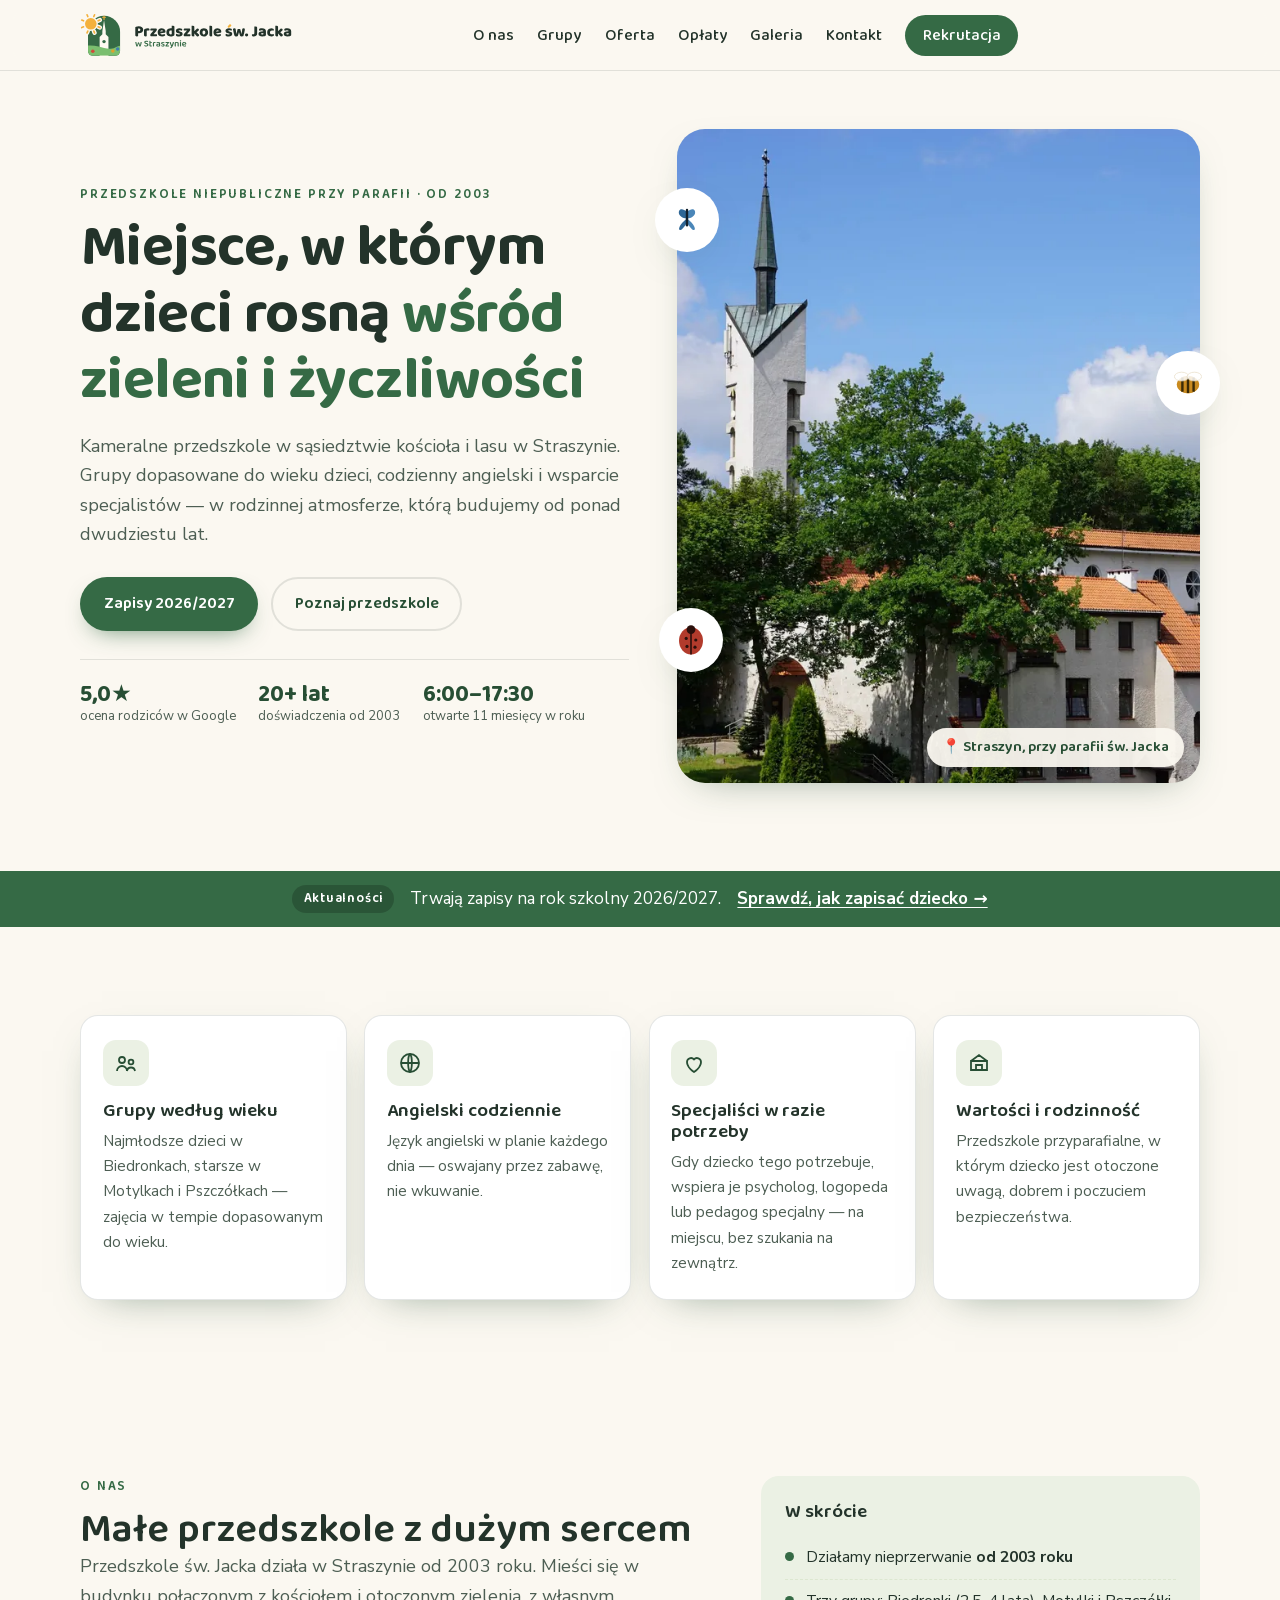
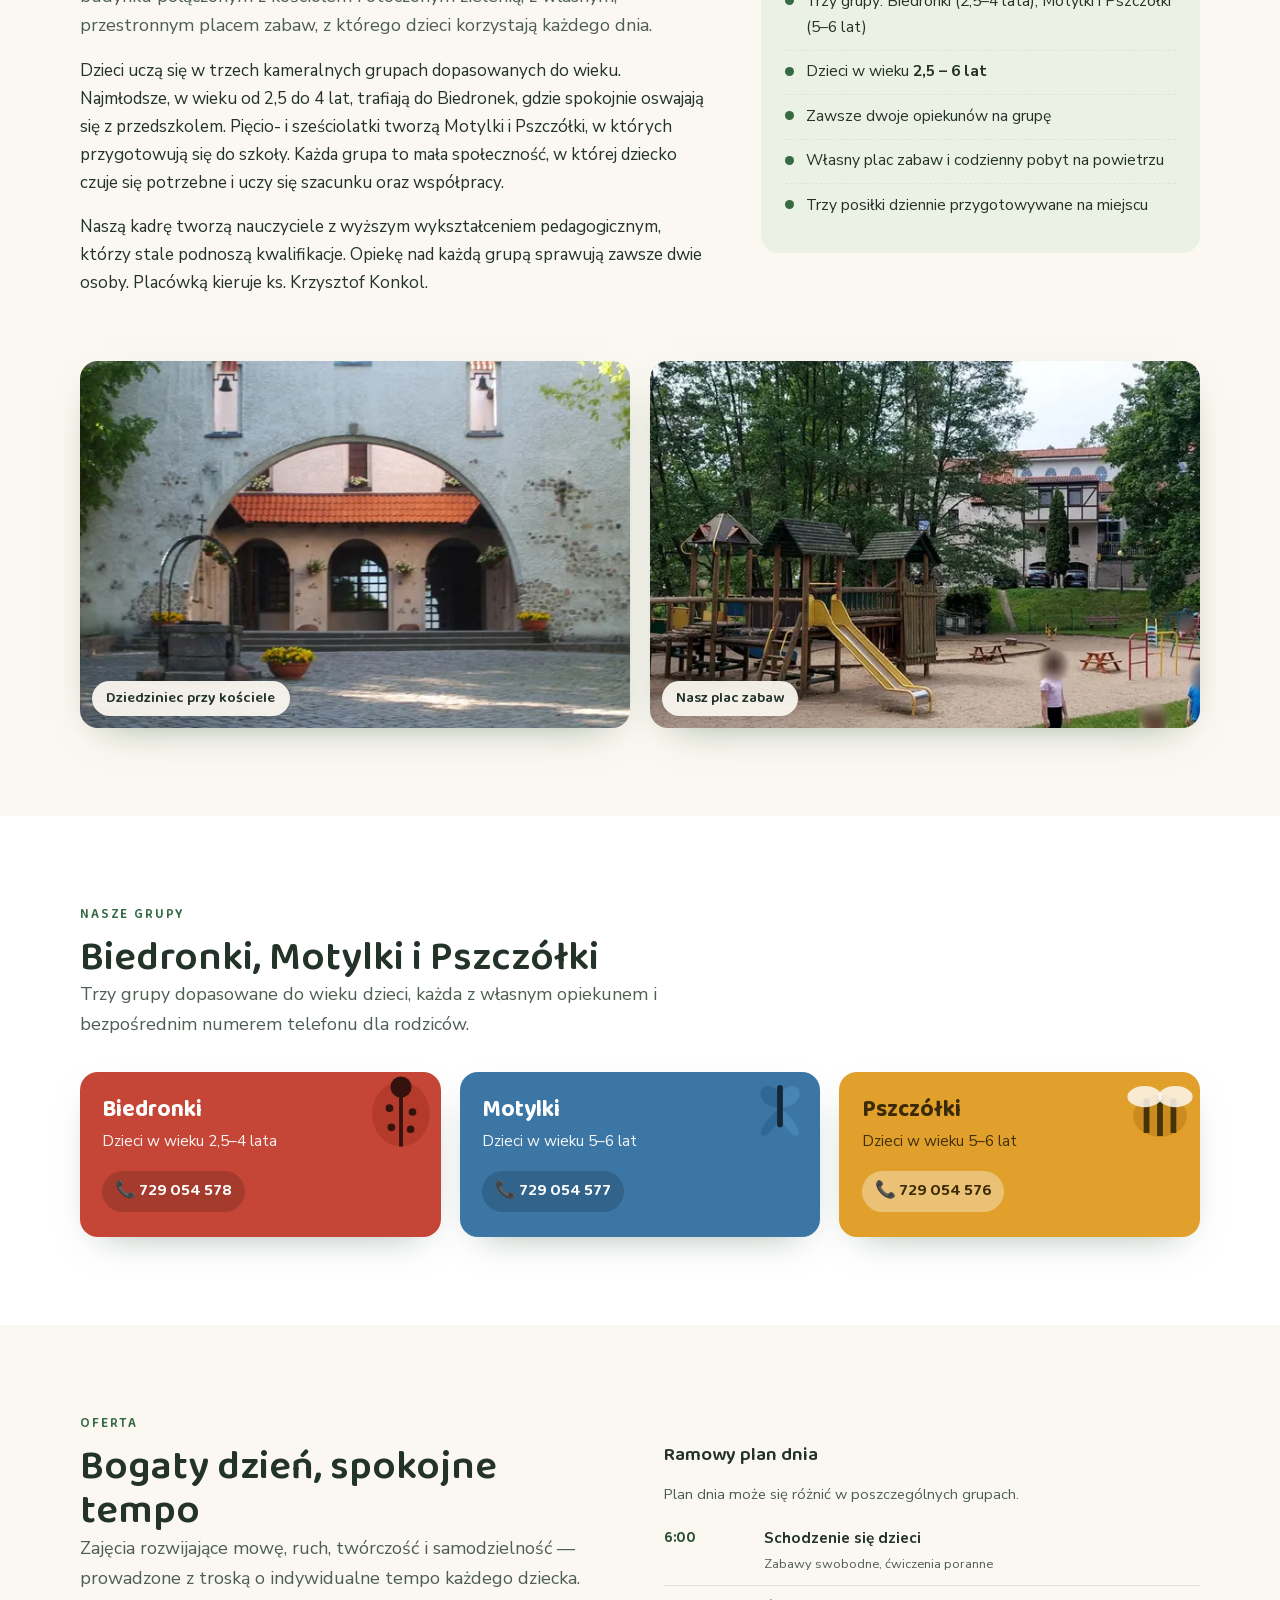
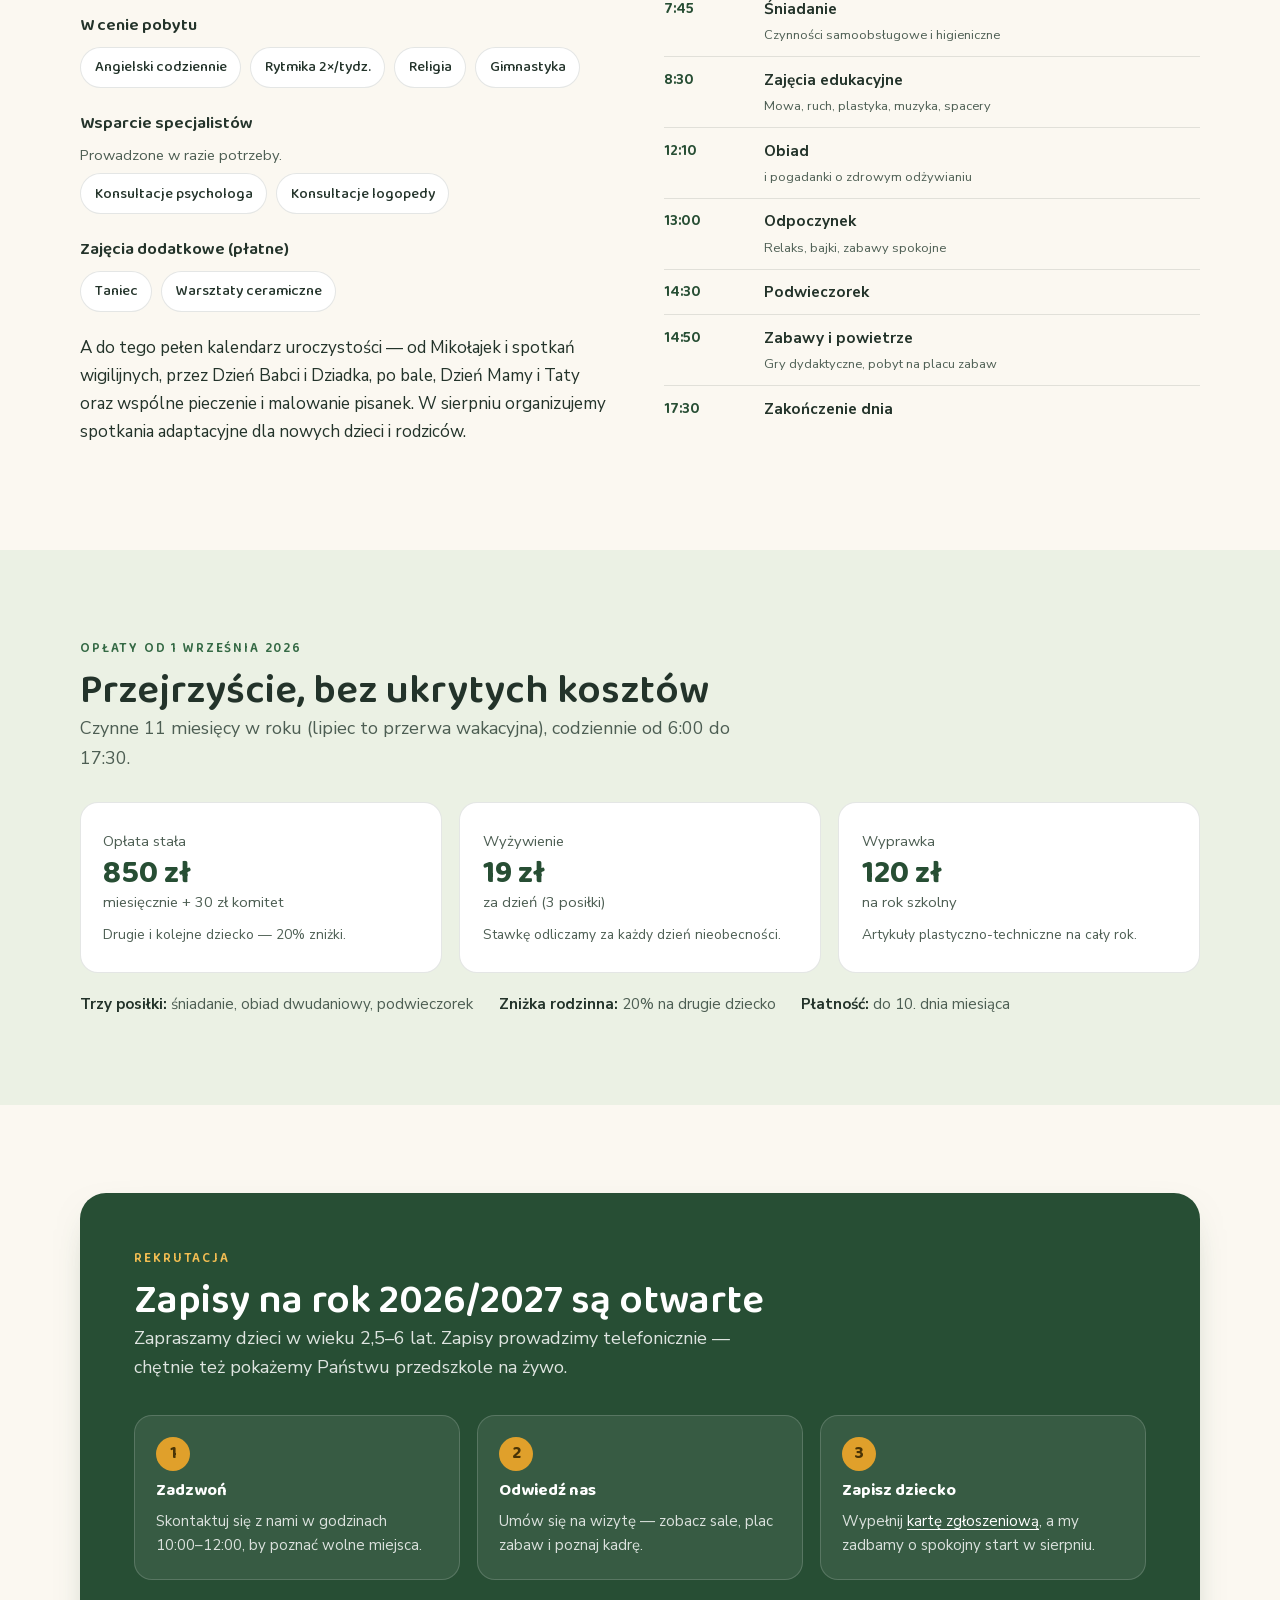
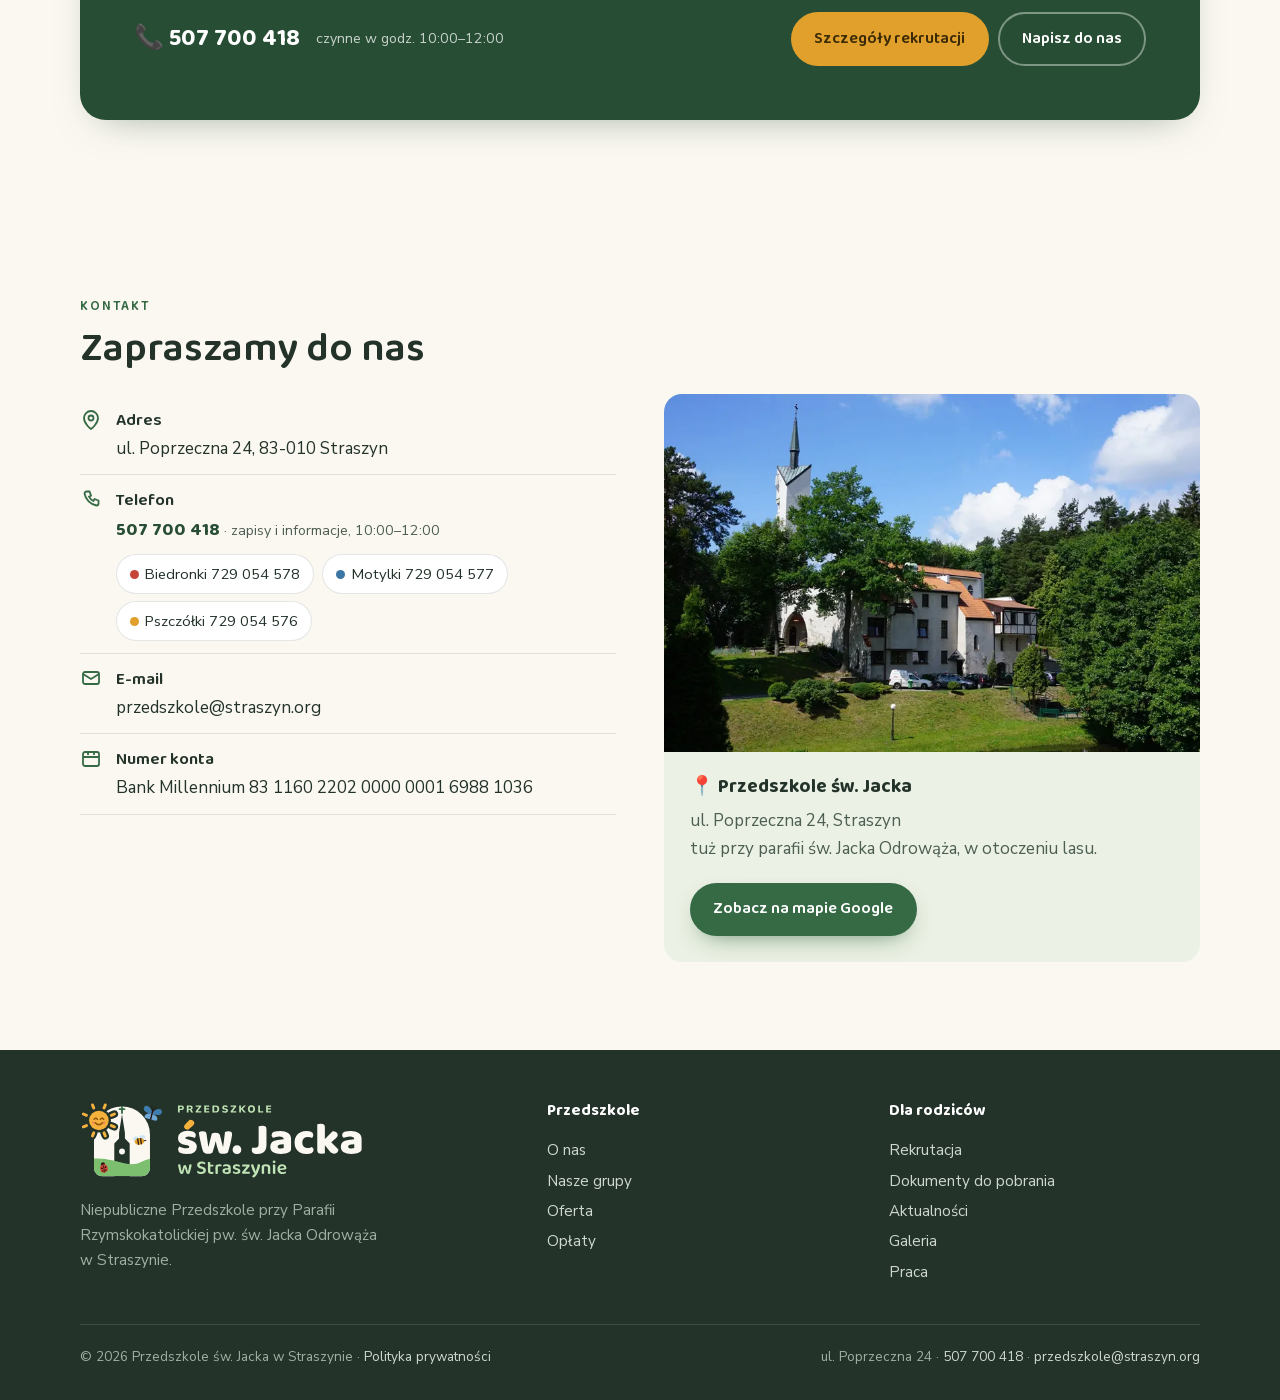
<file: index.html>
<!DOCTYPE html>
<html lang="pl">
<head>
<meta charset="utf-8">
<meta name="viewport" content="width=device-width, initial-scale=1">
<script>document.documentElement.classList.add('js')</script>
<title>Przedszkole św. Jacka w Straszynie</title>
<meta name="description" content="Niepubliczne Przedszkole przy Parafii św. Jacka Odrowąża w Straszynie. Rodzinna atmosfera, grupy dopasowane do wieku dzieci, codzienny angielski i wsparcie specjalistów. Zapisy na rok 2026/2027.">
<!-- seo: generowane przez tools/build_layout.py — nie edytuj ręcznie -->
<link rel="canonical" href="https://krzyhol.github.io/przedszkole-straszyn/">
<meta property="og:type" content="website">
<meta property="og:locale" content="pl_PL">
<meta property="og:site_name" content="Przedszkole św. Jacka w Straszynie">
<meta property="og:title" content="Przedszkole św. Jacka w Straszynie">
<meta property="og:description" content="Niepubliczne Przedszkole przy Parafii św. Jacka Odrowąża w Straszynie. Rodzinna atmosfera, grupy dopasowane do wieku dzieci, codzienny angielski i wsparcie specjalistów. Zapisy na rok 2026/2027.">
<meta property="og:url" content="https://krzyhol.github.io/przedszkole-straszyn/">
<meta property="og:image" content="https://krzyhol.github.io/przedszkole-straszyn/brand/favicon/og-image.png">
<meta property="og:image:width" content="1200">
<meta property="og:image:height" content="630">
<meta property="og:image:alt" content="Logo Przedszkola św. Jacka w Straszynie">
<meta name="twitter:card" content="summary_large_image">
<script type="application/ld+json">
{
  "@context": "https://schema.org",
  "@type": [
    "Preschool",
    "ChildCare"
  ],
  "name": "Przedszkole św. Jacka w Straszynie",
  "alternateName": "Niepubliczne Przedszkole św. Jacka w Straszynie",
  "url": "https://krzyhol.github.io/przedszkole-straszyn/",
  "logo": "https://krzyhol.github.io/przedszkole-straszyn/brand/logo/png/logo-formalne.png",
  "image": "https://krzyhol.github.io/przedszkole-straszyn/assets/img/budynek-1400.webp",
  "telephone": "+48507700418",
  "email": "przedszkole@straszyn.org",
  "foundingDate": "2003",
  "address": {
    "@type": "PostalAddress",
    "streetAddress": "ul. Poprzeczna 24",
    "postalCode": "83-010",
    "addressLocality": "Straszyn",
    "addressCountry": "PL"
  },
  "openingHoursSpecification": [
    {
      "@type": "OpeningHoursSpecification",
      "dayOfWeek": [
        "Monday",
        "Tuesday",
        "Wednesday",
        "Thursday",
        "Friday"
      ],
      "opens": "06:00",
      "closes": "17:30"
    }
  ],
  "parentOrganization": {
    "@type": "Organization",
    "name": "Parafia Rzymskokatolicka pw. św. Jacka Odrowąża w Straszynie"
  },
  "description": "Niepubliczne Przedszkole przy Parafii św. Jacka Odrowąża w Straszynie. Rodzinna atmosfera, grupy dopasowane do wieku dzieci, codzienny angielski i wsparcie specjalistów. Zapisy na rok 2026/2027."
}
</script>
<!-- /seo -->
<meta name="theme-color" content="#356a45">
<link rel="icon" href="brand/favicon/favicon.svg" type="image/svg+xml">
<link rel="icon" href="brand/favicon/favicon-32.png" sizes="32x32" type="image/png">
<link rel="apple-touch-icon" href="brand/favicon/apple-touch-icon.png">
<link rel="manifest" href="site.webmanifest">
<link rel="preload" href="assets/fonts/baloo2-latin.woff2" as="font" type="font/woff2" crossorigin>
<link rel="preload" href="assets/fonts/nunitosans-latin.woff2" as="font" type="font/woff2" crossorigin>
<link rel="stylesheet" href="assets/css/fonts.css?v=8c6de29b">
<link rel="stylesheet" href="assets/css/style.css?v=c70b7df2">
<style>
  section{padding:clamp(3.2rem,7vw,5.5rem) 0}
  h2{font-size:clamp(1.7rem,3.6vw,2.5rem)}
  .lead{max-width:60ch}

  /* hero */
  .hero{padding-top:clamp(2.2rem,5vw,3.6rem)}
  .hero-grid{display:grid;grid-template-columns:1.05fr 1fr;gap:clamp(1.5rem,4vw,3rem);align-items:center}
  .hero h1{font-size:clamp(2.3rem,5.4vw,3.7rem);font-weight:700;letter-spacing:-.01em}
  .hero h1 em{font-style:normal;color:var(--leaf)}
  .hero .lead{margin:1.1rem 0 1.7rem}
  .hero .actions{margin-bottom:1.8rem}
  .trust{display:flex;flex-wrap:wrap;gap:1.4rem;padding-top:1.4rem;border-top:1px solid var(--line)}
  .trust div{display:flex;flex-direction:column}
  .trust b{font-family:var(--head);font-size:1.45rem;color:var(--leaf-d);line-height:1}
  .trust small{font-size:.82rem;color:var(--ink-soft)}
  .hero-art{position:relative;margin:0}
  .hero-photo{margin:0;border-radius:28px;overflow:hidden;box-shadow:var(--shadow);aspect-ratio:4/5;background:var(--sage)}
  .hero-photo img{width:100%;height:100%;object-fit:cover}
  .hero-art .critter{position:absolute;width:64px;height:64px;border-radius:50%;background:#fff;display:grid;place-items:center;box-shadow:var(--shadow)}
  .hero-art .critter svg{width:40px;height:40px}
  .hero-art .cr-mot{top:9%;left:-22px}
  .hero-art .cr-psz{top:34%;right:-20px}
  .hero-art .cr-bied{bottom:17%;left:-18px}
  .hero-art .place{position:absolute;right:16px;bottom:16px;background:rgba(251,248,241,.94);border-radius:100px;padding:.45rem .95rem;font-family:var(--head);font-weight:600;font-size:.92rem;color:var(--leaf-d);box-shadow:var(--shadow)}

  /* pasek aktualności */
  .news{background:var(--leaf);color:#fff}
  .news .wrap{display:flex;align-items:center;gap:1rem;flex-wrap:wrap;justify-content:center;text-align:center;padding:.9rem 0}
  .news p{margin:0}
  .news a{color:#fff;font-weight:700}
  .news .tag{font-family:var(--head);font-weight:600;background:rgba(0,0,0,.2);padding:.2rem .7rem;border-radius:100px;font-size:.82rem;letter-spacing:.06em;text-decoration:none}
  @media(max-width:880px){
    .news a:not(.tag){display:inline-block;padding:.55rem 0}
    .news .tag{padding:.5rem .9rem}
  }

  /* o nas */
  .about-grid{display:grid;grid-template-columns:1.3fr .9fr;gap:clamp(1.5rem,4vw,3rem);align-items:start}
  .facts{background:var(--sage);border-radius:var(--r);padding:1.6rem 1.5rem}
  .facts h3{margin-bottom:.8rem}
  .facts ul{margin:0;padding:0}
  .facts li{list-style:none;display:flex;gap:.7rem;align-items:flex-start;padding:.55rem 0;border-bottom:1px dashed var(--sage-d);font-size:.98rem}
  .facts li:last-child{border:0}
  .facts .dot{margin-top:.45rem;width:9px;height:9px;border-radius:50%;flex:none;background:var(--leaf)}
  .photo-duo{display:grid;grid-template-columns:1fr 1fr;gap:1.2rem;margin-top:clamp(2rem,5vw,3rem)}
  .photo-duo figure{margin:0;position:relative;border-radius:var(--r);overflow:hidden;box-shadow:var(--shadow);aspect-ratio:3/2;background:var(--sage)}
  .photo-duo img{width:100%;height:100%;object-fit:cover}
  .photo-duo figcaption{position:absolute;left:12px;bottom:12px;right:12px;width:fit-content;background:rgba(251,248,241,.94);border-radius:100px;padding:.35rem .9rem;font-family:var(--head);font-weight:600;font-size:.92rem;color:var(--ink)}

  /* grupy */
  #grupy{background:#fff}
  .groups{display:grid;grid-template-columns:repeat(3,1fr);gap:1.2rem;margin-top:2rem}
  .group{border-radius:var(--r);padding:1.6rem 1.4rem;color:#fff;position:relative;overflow:hidden;box-shadow:var(--shadow)}
  .group h3{color:#fff;font-size:1.45rem;font-weight:700}
  .group p{font-size:.96rem;opacity:.95;margin:.3rem 0 1.1rem}
  .group .crit{position:absolute;right:-8px;top:-8px;width:96px;height:96px;opacity:.92}
  .group .tel{display:inline-flex;align-items:center;gap:.45rem;min-height:40px;white-space:nowrap;background:rgba(0,0,0,.16);padding:.4rem .8rem;border-radius:100px;font-family:var(--head);font-weight:600;text-decoration:none;color:#fff}
  .group.c-psz h3,.group.c-psz p,.group.c-psz .tel{color:var(--honey-ink)}
  .group.c-psz .tel{background:rgba(255,255,255,.35)}

  /* oferta */
  .offer-grid{display:grid;grid-template-columns:1fr 1fr;gap:clamp(1.5rem,4vw,3rem)}
  .offer-grid h3{margin-bottom:1rem}
  .offer-grid .label{margin:1.2rem 0 .3rem}
  .chips{display:flex;flex-wrap:wrap;gap:.55rem;margin:.4rem 0 1.4rem}
  .chip{font-family:var(--head);font-weight:500;font-size:.92rem;background:#fff;border:1px solid var(--line);padding:.45rem .85rem;border-radius:100px}
  .offer-grid .hint{margin:0 0 .3rem;font-size:.92rem;color:var(--ink-soft)}
  .day-note{margin:.3rem 0 .6rem;font-size:.92rem;color:var(--ink-soft)}
  .day{list-style:none;margin:0;padding:0}
  .day li{display:grid;grid-template-columns:84px 1fr;gap:1rem;padding:.6rem 0;border-bottom:1px solid var(--line);font-size:.96rem}
  .day li:last-child{border:0}
  .day time{font-family:var(--head);font-weight:600;color:var(--leaf-d)}
  .day small{color:var(--ink-soft)}

  /* opłaty */
  #oplaty{background:var(--sage)}
  .price-grid{display:grid;grid-template-columns:repeat(3,1fr);gap:1.1rem;margin:1.8rem 0 1.2rem}
  .price{background:#fff;border-radius:var(--r);padding:1.6rem 1.4rem;border:1px solid var(--line)}
  .price .k{font-size:.92rem;color:var(--ink-soft);margin-bottom:.3rem}
  .price .v{font-family:var(--head);font-weight:700;font-size:2rem;color:var(--leaf-d);line-height:1}
  .price .u{font-size:.92rem;color:var(--ink-soft)}
  .price small{display:block;margin-top:.6rem;font-size:.86rem;color:var(--ink-soft)}
  .price-note{display:flex;flex-wrap:wrap;gap:.6rem 1.6rem;font-size:.95rem;color:var(--ink-soft)}
  .price-note b{color:var(--ink)}

  /* rekrutacja */
  .rekrut{background:var(--leaf-d);color:#fff;border-radius:26px;padding:clamp(2rem,5vw,3.4rem);box-shadow:var(--shadow)}
  .rekrut h2{color:#fff}
  .rekrut .eyebrow{color:var(--pszczola-l)}
  .rekrut .lead{color:rgba(255,255,255,.85)}
  .steps{display:grid;grid-template-columns:repeat(3,1fr);gap:1.1rem;margin:2rem 0}
  .step{background:rgba(255,255,255,.08);border:1px solid rgba(255,255,255,.16);border-radius:var(--r);padding:1.3rem}
  .step b{font-family:var(--head);display:block;font-size:1.05rem;margin:.4rem 0 .25rem}
  .step .n{width:34px;height:34px;border-radius:50%;background:var(--pszczola);color:#4a3406;display:grid;place-items:center;font-family:var(--head);font-weight:700}
  .step p{margin:0;font-size:.94rem;color:rgba(255,255,255,.82)}
  .step a{color:#fff}
  .rekrut-cta{display:flex;flex-wrap:wrap;align-items:center;gap:1rem}
  .rekrut-cta .phone{font-family:var(--head);font-weight:700;font-size:1.5rem;color:#fff;text-decoration:none}
  .rekrut-cta small{color:rgba(255,255,255,.75)}
  .rekrut-cta .actions{margin-left:auto;gap:.6rem}

  /* kontakt */
  .contact-grid{display:grid;grid-template-columns:1fr 1fr;gap:clamp(1.5rem,4vw,3rem)}
  .cinfo ul{margin:0;padding:0}
  .cinfo li{list-style:none;display:flex;gap:.85rem;align-items:flex-start;padding:.7rem 0;border-bottom:1px solid var(--line)}
  .cinfo .ic{color:var(--leaf);margin-top:.15rem;flex:none}
  .cinfo b{font-family:var(--head);font-weight:600}
  .cinfo a{color:var(--ink);text-decoration:none}
  .cinfo a:hover{color:var(--leaf)}
  .cinfo .main-tel{font-family:var(--head);font-weight:700;font-size:1.15rem;color:var(--leaf-d)}
  .cinfo small{color:var(--ink-soft)}
  .tels{display:flex;flex-wrap:wrap;gap:.45rem;margin-top:.55rem}
  .tels a{display:inline-flex;align-items:center;gap:.35rem;min-height:40px;padding:.3rem .85rem;border:1px solid var(--line);border-radius:100px;background:#fff;font-size:.93rem;white-space:nowrap}
  .tels a:hover{border-color:var(--leaf)}
  .tels i{width:9px;height:9px;border-radius:50%;flex:none}
  .map-card{background:var(--sage);border-radius:var(--r);padding:1.6rem;display:flex;flex-direction:column;justify-content:space-between;gap:1.2rem;min-height:260px}
  .map-card figure{margin:-1.6rem -1.6rem 0;aspect-ratio:3/2;overflow:hidden;border-radius:var(--r) var(--r) 0 0;background:var(--sage-d)}
  .map-card figure img{width:100%;height:100%;object-fit:cover}
  .map-card .btn{align-self:flex-start}
  .map-card .pin{font-family:var(--head);font-weight:700;font-size:1.2rem}
  .map-card p{margin:.3rem 0 0;color:var(--ink-soft)}

  /* tablet: dwie kolumny tam, gdzie treść się mieści; zdjęcie w hero obok tekstu */
  @media(max-width:880px){
    .hero-grid{grid-template-columns:1fr 40%;column-gap:1.6rem;align-items:start}
    .hero-text{display:contents}
    .hero-text > *{grid-column:1}
    .hero-art{grid-column:2;grid-row:1 / span 4;align-self:center}
    .hero .trust{grid-column:1 / -1}
    .hero h1{font-size:clamp(2rem,4.8vw,2.6rem)}
    .hero-art .cr-mot{left:-14px}
    .hero-art .cr-psz{right:-12px}
    .hero-art .cr-bied{left:-14px}
    .about-grid{grid-template-columns:1.25fr 1fr}
    .groups{gap:.9rem}
    .group{padding:1.3rem 1.1rem}
    .group .crit{width:76px;height:76px}
    .price-grid{gap:.8rem}
    .price{padding:1.3rem 1.1rem}
    .steps{grid-template-columns:1fr;gap:.7rem}
    .step{display:grid;grid-template-columns:34px 1fr;column-gap:.9rem;padding:1rem 1.1rem}
    .step .n{grid-row:span 2}
    .step b{margin:.2rem 0 .15rem}
  }
  /* telefon: jedna kolumna, zwarte karty, dłuższe bloki zwinięte */
  @media(max-width:640px){
    section{padding:2.6rem 0}
    .hero{padding-top:1.6rem}
    .hero-grid{grid-template-columns:1fr}
    .hero-art{grid-column:1;grid-row:auto;order:1;margin-bottom:1.6rem}
    .hero .trust{order:2;display:grid;grid-template-columns:repeat(3,1fr);gap:.6rem}
    .hero .lead{margin:.9rem 0 1.4rem}
    .hero .actions{margin-bottom:1.6rem}
    .hero-photo{aspect-ratio:6/5}
    .hero-photo img{object-position:50% 0}
    .hero-art .critter{width:50px;height:50px}
    .hero-art .critter svg{width:31px;height:31px}
    .hero-art .cr-mot,.hero-art .cr-bied{left:-10px}
    .hero-art .cr-psz{right:-10px}
    .hero-art .place{right:10px;bottom:10px;font-size:.84rem}
    .trust b{font-size:1.2rem}
    .trust small{font-size:.76rem;line-height:1.3;margin-top:.2rem}

    .news .wrap{justify-content:flex-start;text-align:left;gap:.15rem .8rem;padding:.6rem 0;font-size:.94rem}

    .about-grid,.offer-grid,.contact-grid{grid-template-columns:1fr}
    .about-grid{gap:1.4rem}
    .facts{padding:1.2rem 1.15rem}
    .facts li{padding:.45rem 0}
    .photo-duo{gap:.7rem;margin-top:1.4rem}
    .photo-duo figure{aspect-ratio:1/1}
    .photo-duo figcaption{left:8px;bottom:8px;right:8px;font-size:.78rem;padding:.25rem .65rem;line-height:1.3}

    .groups{grid-template-columns:1fr;gap:.7rem;margin-top:1.4rem}
    .group{padding:1.05rem 1.2rem}
    .group h3{font-size:1.3rem}
    .group p{margin:.1rem 0 .7rem;font-size:.92rem}
    .group .crit{width:70px;height:70px;right:4px;top:50%;transform:translateY(-50%)}

    .offer-grid{gap:1.8rem}
    .chips{gap:.45rem}
    .chip{font-size:.88rem;padding:.4rem .75rem}
    .day li{grid-template-columns:58px 1fr;gap:.7rem;padding:.55rem 0}

    .price-grid{grid-template-columns:1fr;gap:.7rem;margin:1.4rem 0 1rem}
    .price{display:grid;grid-template-columns:1fr auto;column-gap:1rem;align-items:center;padding:1rem 1.15rem}
    .price .k{grid-column:1;margin:0;font-family:var(--head);font-weight:600;font-size:1.02rem;color:var(--ink)}
    .price .u{grid-column:1;font-size:.88rem}
    .price .v{grid-column:2;grid-row:1 / span 2;font-size:1.75rem;text-align:right}
    .price small{grid-column:1 / -1;margin-top:.45rem;padding-top:.45rem;border-top:1px dashed var(--line)}
    .price-note{flex-direction:column;gap:.35rem;font-size:.92rem}

    .rekrut{border-radius:22px;padding:1.6rem 1.15rem}
    .steps{margin:1.4rem 0}
    .step p{font-size:.92rem}
    .rekrut-cta{gap:.2rem .8rem}
    .rekrut-cta .actions{margin:1rem 0 0;width:100%}

    .cinfo li{padding:.8rem 0}
    .map-card{padding:1.2rem}
    .map-card figure{margin:-1.2rem -1.2rem 0;aspect-ratio:16/9}
    .map-card .btn{align-self:stretch;justify-content:center}
  }
  @media(prefers-reduced-motion:no-preference){
    .float1{animation:fl 6s ease-in-out infinite}
    .float2{animation:fl 7.5s ease-in-out infinite .8s}
    .float3{animation:fl 5.5s ease-in-out infinite .4s}
    @keyframes fl{0%,100%{transform:translateY(0)}50%{transform:translateY(-9px)}}
  }
</style>
<script src="assets/js/main.js?v=af6a3788" defer></script>
</head>
<body>

<a class="skip" href="#start">Przejdź do treści</a>
<!-- header: generowany z _partials/header.html — edytuj szablon i uruchom tools/build_layout.py -->
<header>
  <div class="wrap nav">
    <a class="brand" href="#start" aria-label="Przedszkole św. Jacka w Straszynie — strona główna">
      <picture>
        <source media="(min-width: 340px)" srcset="brand/logo/svg/logo-kompaktowe.svg">
        <img class="logo" src="brand/logo/svg/sygnet-mini.svg" alt="" height="48">
      </picture>
    </a>
    <nav aria-label="Menu główne">
      <ul class="menu" id="menu">
        <li><a href="#o-nas">O nas</a></li>
        <li><a href="#grupy">Grupy</a></li>
        <li><a href="#oferta">Oferta</a></li>
        <li><a href="#oplaty">Opłaty</a></li>
        <li><a href="galeria.html">Galeria</a></li>
        <li><a href="#kontakt">Kontakt</a></li>
        <li><a href="rekrutacja.html" class="menu-cta">Rekrutacja</a></li>
        <li class="menu-extra"><a href="tel:+48507700418">📞 507 700 418<small>zapisy i informacje, 10:00–12:00</small></a></li>
      </ul>
    </nav>
    <div class="nav-cta">
      <button type="button" class="burger" id="burger" aria-label="Otwórz menu" aria-expanded="false" aria-controls="menu"><span></span><span></span><span></span></button>
    </div>
  </div>
</header>

<main>
<!-- ===== HERO ===== -->
<section id="start" class="hero">
  <div class="wrap hero-grid">
    <div class="hero-text">
      <p class="eyebrow">Przedszkole niepubliczne przy parafii · od 2003</p>
      <h1>Miejsce, w którym dzieci rosną <em>wśród zieleni i życzliwości</em></h1>
      <p class="lead">Kameralne przedszkole w sąsiedztwie kościoła i lasu w Straszynie. Grupy dopasowane do wieku dzieci, codzienny angielski i wsparcie specjalistów — w rodzinnej atmosferze, którą budujemy od ponad dwudziestu lat.</p>
      <div class="actions">
        <a class="btn btn-primary" href="#rekrutacja">Zapisy 2026/2027</a>
        <a class="btn btn-ghost" href="#o-nas">Poznaj przedszkole</a>
      </div>
      <div class="trust">
        <div><b>5,0★</b><small>ocena rodziców w Google</small></div>
        <div><b>20+ lat</b><small>doświadczenia od 2003</small></div>
        <div><b>6:00–17:30</b><small>otwarte 11 miesięcy w roku</small></div>
      </div>
    </div>
    <div class="hero-art">
      <figure class="hero-photo">
        <img src="assets/img/kosciol-wieza-640.webp" srcset="assets/img/kosciol-wieza-640.webp 640w, assets/img/kosciol-wieza-1080.webp 1080w" sizes="(max-width: 640px) 92vw, (max-width: 880px) 37vw, 540px" width="640" height="800" fetchpriority="high" alt="Biały budynek przedszkola z wieżą kościoła św. Jacka, otoczony zielenią drzew">
      </figure>
      <span class="critter cr-mot float2" aria-hidden="true"><svg viewBox="0 0 100 100"><path d="M50 30C28 8 18 44 50 46C18 70 30 92 50 56" fill="#2f6796"/><path d="M50 30C72 8 82 44 50 46C82 70 70 92 50 56" fill="#4a86b8"/><rect x="47" y="22" width="6" height="44" rx="3" fill="#13202b"/></svg></span>
      <span class="critter cr-psz float3" aria-hidden="true"><svg viewBox="0 0 100 100"><ellipse cx="50" cy="54" rx="28" ry="22" fill="#c98a1f"/><path d="M36 36v36M50 33v42M64 36v36" stroke="#3a2a06" stroke-width="6"/><ellipse cx="34" cy="34" rx="18" ry="11" fill="#fff" opacity=".85" stroke="#e7dcc4" stroke-width="2"/><ellipse cx="66" cy="34" rx="18" ry="11" fill="#fff" opacity=".85" stroke="#e7dcc4" stroke-width="2"/></svg></span>
      <span class="critter cr-bied float1" aria-hidden="true"><svg viewBox="0 0 100 100"><ellipse cx="50" cy="52" rx="30" ry="34" fill="#b23b2c"/><path d="M50 18v68" stroke="#2a0f0b" stroke-width="4"/><circle cx="50" cy="24" r="11" fill="#2a0f0b"/><circle cx="38" cy="46" r="4" fill="#2a0f0b"/><circle cx="62" cy="50" r="4" fill="#2a0f0b"/><circle cx="40" cy="66" r="4" fill="#2a0f0b"/><circle cx="60" cy="68" r="4" fill="#2a0f0b"/></svg></span>
      <span class="place">📍 Straszyn, przy parafii św. Jacka</span>
    </div>
  </div>
</section>

<!-- ===== NEWS STRIP ===== -->
<div class="news">
  <div class="wrap">
    <a class="tag" href="aktualnosci.html">Aktualności</a>
    <p>Trwają zapisy na rok szkolny 2026/2027.</p>
    <a href="#rekrutacja">Sprawdź, jak zapisać dziecko →</a>
  </div>
</div>

<!-- ===== FEATURES ===== -->
<section aria-labelledby="atuty">
  <div class="wrap">
    <h2 id="atuty" class="sr-only">Nasze atuty</h2>
    <div class="features">
      <div class="feat reveal">
        <div class="ic" aria-hidden="true"><svg width="24" height="24" fill="none" stroke="currentColor" stroke-width="1.8"><circle cx="8" cy="9" r="3"/><circle cx="17" cy="11" r="2.4"/><path d="M3 20c0-3 2.5-5 5-5s5 2 5 5M13 20c.3-2 1.8-3.5 4-3.5s3.7 1.5 4 3.5"/></svg></div>
        <h3>Grupy według wieku</h3>
        <p>Najmłodsze dzieci w Biedronkach, starsze w Motylkach i Pszczółkach — zajęcia w tempie dopasowanym do wieku.</p>
      </div>
      <div class="feat reveal">
        <div class="ic" aria-hidden="true"><svg width="24" height="24" fill="none" stroke="currentColor" stroke-width="1.8"><circle cx="12" cy="12" r="9"/><path d="M3 12h18M12 3c2.5 2.5 2.5 15 0 18M12 3c-2.5 2.5-2.5 15 0 18"/></svg></div>
        <h3>Angielski codziennie</h3>
        <p>Język angielski w planie każdego dnia — oswajany przez zabawę, nie wkuwanie.</p>
      </div>
      <div class="feat reveal">
        <div class="ic" aria-hidden="true"><svg width="24" height="24" fill="none" stroke="currentColor" stroke-width="1.8"><path d="M12 21s-7-4.5-7-10a4 4 0 0 1 7-2.6A4 4 0 0 1 19 11c0 5.5-7 10-7 10z"/></svg></div>
        <h3>Specjaliści w razie potrzeby</h3>
        <p>Gdy dziecko tego potrzebuje, wspiera je psycholog, logopeda lub pedagog specjalny — na miejscu, bez szukania na zewnątrz.</p>
      </div>
      <div class="feat reveal">
        <div class="ic" aria-hidden="true"><svg width="24" height="24" fill="none" stroke="currentColor" stroke-width="1.8"><path d="M4 10h16v9H4zM4 10l8-6 8 6M9 19v-5h6v5"/></svg></div>
        <h3>Wartości i rodzinność</h3>
        <p>Przedszkole przyparafialne, w którym dziecko jest otoczone uwagą, dobrem i poczuciem bezpieczeństwa.</p>
      </div>
    </div>
  </div>
</section>

<!-- ===== ABOUT ===== -->
<section id="o-nas">
  <div class="wrap about-grid">
    <div class="reveal">
      <p class="eyebrow">O nas</p>
      <h2>Małe przedszkole z dużym sercem</h2>
      <p class="lead">Przedszkole św. Jacka działa w Straszynie od 2003 roku. Mieści się w budynku połączonym z kościołem i otoczonym zielenią, z własnym, przestronnym placem zabaw, z którego dzieci korzystają każdego dnia.</p>
      <div class="fold" data-fold>
        <div class="fold-body" id="o-nas-wiecej">
          <p>Dzieci uczą się w trzech kameralnych grupach dopasowanych do wieku. Najmłodsze, w wieku od 2,5 do 4 lat, trafiają do Biedronek, gdzie spokojnie oswajają się z przedszkolem. Pięcio- i sześciolatki tworzą Motylki i Pszczółki, w których przygotowują się do szkoły. Każda grupa to mała społeczność, w której dziecko czuje się potrzebne i uczy się szacunku oraz współpracy.</p>
          <p>Naszą kadrę tworzą nauczyciele z wyższym wykształceniem pedagogicznym, którzy stale podnoszą kwalifikacje. Opiekę nad każdą grupą sprawują zawsze dwie osoby. Placówką kieruje ks. Krzysztof Konkol.</p>
        </div>
        <button type="button" class="fold-btn" aria-expanded="false" aria-controls="o-nas-wiecej" data-less="Zwiń">Czytaj dalej o przedszkolu</button>
      </div>
    </div>
    <div class="facts reveal">
      <h3>W skrócie</h3>
      <ul>
        <li><span class="dot"></span><span>Działamy nieprzerwanie <b>od 2003 roku</b></span></li>
        <li><span class="dot"></span><span>Trzy grupy: Biedronki (2,5–4 lata), Motylki i Pszczółki (5–6 lat)</span></li>
        <li><span class="dot"></span><span>Dzieci w wieku <b>2,5 – 6 lat</b></span></li>
        <li><span class="dot"></span><span>Zawsze dwoje opiekunów na grupę</span></li>
        <li><span class="dot"></span><span>Własny plac zabaw i codzienny pobyt na powietrzu</span></li>
        <li><span class="dot"></span><span>Trzy posiłki dziennie przygotowywane na miejscu</span></li>
      </ul>
    </div>
  </div>
  <div class="wrap photo-duo">
    <figure class="reveal">
      <img src="assets/img/dziedziniec-600.webp" srcset="assets/img/dziedziniec-600.webp 600w, assets/img/dziedziniec-953.webp 953w" sizes="(max-width: 1120px) 46vw, 550px" width="600" height="400" loading="lazy" alt="Brukowany dziedziniec ze studnią i łukowym wejściem pod czerwonym daszkiem, ozdobionym kwiatami">
      <figcaption>Dziedziniec przy kościele</figcaption>
    </figure>
    <figure class="reveal">
      <img src="assets/img/plac-zabaw-600.webp" srcset="assets/img/plac-zabaw-600.webp 600w, assets/img/plac-zabaw-1200.webp 1200w" sizes="(max-width: 1120px) 46vw, 550px" width="600" height="400" loading="lazy" alt="Przedszkolny plac zabaw z drewnianym zestawem i żółtą zjeżdżalnią, w tle budynek przedszkola wśród drzew">
      <figcaption>Nasz plac zabaw</figcaption>
    </figure>
  </div>
</section>

<!-- ===== GROUPS ===== -->
<section id="grupy">
  <div class="wrap">
    <p class="eyebrow">Nasze grupy</p>
    <h2 class="reveal">Biedronki, Motylki i Pszczółki</h2>
    <p class="lead reveal">Trzy grupy dopasowane do wieku dzieci, każda z własnym opiekunem i bezpośrednim numerem telefonu dla rodziców.</p>
    <div class="groups">
      <div class="group c-bied reveal">
        <svg class="crit" viewBox="0 0 100 100" aria-hidden="true"><ellipse cx="50" cy="52" rx="30" ry="34" fill="#b23b2c"/><path d="M50 18v68" stroke="#2a0f0b" stroke-width="4"/><circle cx="50" cy="24" r="11" fill="#2a0f0b"/><circle cx="38" cy="46" r="4" fill="#2a0f0b"/><circle cx="62" cy="50" r="4" fill="#2a0f0b"/><circle cx="40" cy="66" r="4" fill="#2a0f0b"/><circle cx="60" cy="68" r="4" fill="#2a0f0b"/></svg>
        <h3>Biedronki</h3>
        <p>Dzieci w wieku 2,5–4 lata</p>
        <a class="tel" href="tel:+48729054578">📞 729 054 578</a>
      </div>
      <div class="group c-mot reveal">
        <svg class="crit" viewBox="0 0 100 100" aria-hidden="true"><path d="M50 30C28 8 18 44 50 46C18 70 30 92 50 56" fill="#2f6796"/><path d="M50 30C72 8 82 44 50 46C82 70 70 92 50 56" fill="#4a86b8"/><rect x="47" y="22" width="6" height="44" rx="3" fill="#13202b"/></svg>
        <h3>Motylki</h3>
        <p>Dzieci w wieku 5–6 lat</p>
        <a class="tel" href="tel:+48729054577">📞 729 054 577</a>
      </div>
      <div class="group c-psz reveal">
        <svg class="crit" viewBox="0 0 100 100" aria-hidden="true"><ellipse cx="50" cy="54" rx="28" ry="22" fill="#c98a1f"/><path d="M36 36v36M50 33v42M64 36v36" stroke="#3a2a06" stroke-width="6"/><ellipse cx="34" cy="34" rx="18" ry="11" fill="#fff" opacity=".85"/><ellipse cx="66" cy="34" rx="18" ry="11" fill="#fff" opacity=".85"/></svg>
        <h3>Pszczółki</h3>
        <p>Dzieci w wieku 5–6 lat</p>
        <a class="tel" href="tel:+48729054576">📞 729 054 576</a>
      </div>
    </div>
  </div>
</section>

<!-- ===== OFFER + DAY ===== -->
<section id="oferta">
  <div class="wrap">
    <p class="eyebrow">Oferta</p>
    <div class="offer-grid">
      <div class="reveal">
        <h2>Bogaty dzień, spokojne tempo</h2>
        <p class="lead">Zajęcia rozwijające mowę, ruch, twórczość i samodzielność — prowadzone z troską o indywidualne tempo każdego dziecka.</p>
        <p class="label">W cenie pobytu</p>
        <div class="chips">
          <span class="chip">Angielski codziennie</span>
          <span class="chip">Rytmika 2×/tydz.</span>
          <span class="chip">Religia</span>
          <span class="chip">Gimnastyka</span>
        </div>
        <p class="label">Wsparcie specjalistów</p>
        <p class="hint">Prowadzone w razie potrzeby.</p>
        <div class="chips">
          <span class="chip">Konsultacje psychologa</span>
          <span class="chip">Konsultacje logopedy</span>
        </div>
        <p class="label">Zajęcia dodatkowe (płatne)</p>
        <div class="chips">
          <span class="chip">Taniec</span>
          <span class="chip">Warsztaty ceramiczne</span>
        </div>
        <p>A do tego pełen kalendarz uroczystości — od Mikołajek i spotkań wigilijnych, przez Dzień Babci i Dziadka, po bale, Dzień Mamy i Taty oraz wspólne pieczenie i malowanie pisanek. W sierpniu organizujemy spotkania adaptacyjne dla nowych dzieci i rodziców.</p>
      </div>
      <div class="reveal">
        <h3>Ramowy plan dnia</h3>
        <p class="day-note">Plan dnia może się różnić w poszczególnych grupach.</p>
        <div class="fold" data-fold style="--peek:9.5rem">
        <ul class="day fold-body" id="plan-dnia">
          <li><time datetime="06:00">6:00</time><div><b>Schodzenie się dzieci</b><br><small>Zabawy swobodne, ćwiczenia poranne</small></div></li>
          <li><time datetime="07:45">7:45</time><div><b>Śniadanie</b><br><small>Czynności samoobsługowe i higieniczne</small></div></li>
          <li><time datetime="08:30">8:30</time><div><b>Zajęcia edukacyjne</b><br><small>Mowa, ruch, plastyka, muzyka, spacery</small></div></li>
          <li><time datetime="12:10">12:10</time><div><b>Obiad</b><br><small>i pogadanki o zdrowym odżywianiu</small></div></li>
          <li><time datetime="13:00">13:00</time><div><b>Odpoczynek</b><br><small>Relaks, bajki, zabawy spokojne</small></div></li>
          <li><time datetime="14:30">14:30</time><div><b>Podwieczorek</b></div></li>
          <li><time datetime="14:50">14:50</time><div><b>Zabawy i powietrze</b><br><small>Gry dydaktyczne, pobyt na placu zabaw</small></div></li>
          <li><time datetime="17:30">17:30</time><div><b>Zakończenie dnia</b></div></li>
        </ul>
        <button type="button" class="fold-btn" aria-expanded="false" aria-controls="plan-dnia" data-less="Zwiń plan dnia">Pokaż cały plan dnia</button>
        </div>
      </div>
    </div>
  </div>
</section>

<!-- ===== PRICING ===== -->
<section id="oplaty">
  <div class="wrap">
    <p class="eyebrow">Opłaty od 1 września 2026</p>
    <h2 class="reveal">Przejrzyście, bez ukrytych kosztów</h2>
    <p class="lead reveal">Czynne 11 miesięcy w roku (lipiec to przerwa wakacyjna), codziennie od 6:00 do 17:30.</p>
    <div class="price-grid">
      <div class="price reveal"><div class="k">Opłata stała</div><div class="v">850 zł</div><div class="u">miesięcznie + 30 zł komitet</div><small>Drugie i kolejne dziecko — 20% zniżki.</small></div>
      <div class="price reveal"><div class="k">Wyżywienie</div><div class="v">19 zł</div><div class="u">za dzień (3 posiłki)</div><small>Stawkę odliczamy za każdy dzień nieobecności.</small></div>
      <div class="price reveal"><div class="k">Wyprawka</div><div class="v">120 zł</div><div class="u">na rok szkolny</div><small>Artykuły plastyczno-techniczne na cały rok.</small></div>
    </div>
    <div class="price-note">
      <span><b>Trzy posiłki:</b> śniadanie, obiad dwudaniowy, podwieczorek</span>
      <span><b>Zniżka rodzinna:</b> 20% na drugie dziecko</span>
      <span><b>Płatność:</b> do 10. dnia miesiąca</span>
    </div>
  </div>
</section>

<!-- ===== RECRUITMENT ===== -->
<section id="rekrutacja">
  <div class="wrap">
    <div class="rekrut reveal">
      <p class="eyebrow">Rekrutacja</p>
      <h2>Zapisy na rok 2026/2027 są otwarte</h2>
      <p class="lead">Zapraszamy dzieci w wieku 2,5–6 lat. Zapisy prowadzimy telefonicznie — chętnie też pokażemy Państwu przedszkole na żywo.</p>
      <div class="steps">
        <div class="step"><div class="n">1</div><b>Zadzwoń</b><p>Skontaktuj się z nami w godzinach 10:00–12:00, by poznać wolne miejsca.</p></div>
        <div class="step"><div class="n">2</div><b>Odwiedź nas</b><p>Umów się na wizytę — zobacz sale, plac zabaw i poznaj kadrę.</p></div>
        <div class="step"><div class="n">3</div><b>Zapisz dziecko</b><p>Wypełnij <a href="dokumenty.html#karta">kartę zgłoszeniową</a>, a my zadbamy o spokojny start w sierpniu.</p></div>
      </div>
      <div class="rekrut-cta">
        <a class="phone" href="tel:+48507700418">📞 507 700 418</a>
        <small>czynne w godz. 10:00–12:00</small>
        <div class="actions">
          <a class="btn btn-honey" href="rekrutacja.html">Szczegóły rekrutacji</a>
          <a class="btn btn-light" href="mailto:przedszkole@straszyn.org">Napisz do nas</a>
        </div>
      </div>
    </div>
  </div>
</section>

<!-- ===== CONTACT ===== -->
<section id="kontakt">
  <div class="wrap">
    <p class="eyebrow">Kontakt</p>
    <h2 class="reveal section-title">Zapraszamy do nas</h2>
    <div class="contact-grid">
      <div class="cinfo reveal">
        <ul>
          <li><span class="ic" aria-hidden="true"><svg width="22" height="22" fill="none" stroke="currentColor" stroke-width="1.8"><path d="M11 21s-7-5-7-11a7 7 0 0 1 14 0c0 6-7 11-7 11z"/><circle cx="11" cy="10" r="2.5"/></svg></span><span><b>Adres</b><br>ul. Poprzeczna 24, 83-010 Straszyn</span></li>
          <li><span class="ic" aria-hidden="true"><svg width="22" height="22" fill="none" stroke="currentColor" stroke-width="1.8"><path d="M6.5 3.5h3l1.5 4-2 1.2a10 10 0 0 0 4.3 4.3l1.2-2 4 1.5v3a2 2 0 0 1-2 2A15 15 0 0 1 4.5 5.5a2 2 0 0 1 2-2z"/></svg></span><span><b>Telefon</b><br><a class="main-tel" href="tel:+48507700418">507 700 418</a> <small>· zapisy i informacje, 10:00–12:00</small>
            <span class="tels" role="group" aria-label="Telefony do grup">
              <a href="tel:+48729054578"><i class="c-bied" aria-hidden="true"></i>Biedronki 729 054 578</a>
              <a href="tel:+48729054577"><i class="c-mot" aria-hidden="true"></i>Motylki 729 054 577</a>
              <a href="tel:+48729054576"><i class="c-psz" aria-hidden="true"></i>Pszczółki 729 054 576</a>
            </span></span></li>
          <li><span class="ic" aria-hidden="true"><svg width="22" height="22" fill="none" stroke="currentColor" stroke-width="1.8"><rect x="3" y="5" width="16" height="12" rx="2"/><path d="M3 7l8 5 8-5"/></svg></span><span><b>E-mail</b><br><a href="mailto:przedszkole@straszyn.org">przedszkole@straszyn.org</a></span></li>
          <li><span class="ic" aria-hidden="true"><svg width="22" height="22" fill="none" stroke="currentColor" stroke-width="1.8"><rect x="3" y="4" width="16" height="14" rx="2"/><path d="M3 9h16M8 4v3M14 4v3"/></svg></span><span><b>Numer konta</b><br>Bank Millennium 83 1160 2202 0000 0001 6988 1036</span></li>
        </ul>
      </div>
      <div class="map-card reveal">
        <figure>
          <img src="assets/img/budynek-800.webp" srcset="assets/img/budynek-800.webp 800w, assets/img/budynek-1400.webp 1400w" sizes="(max-width: 640px) 92vw, (max-width: 1120px) 46vw, 540px" width="800" height="532" loading="lazy" alt="Budynek przedszkola i kościół św. Jacka na skraju lasu, widziane od strony ogrodu">
        </figure>
        <div>
          <div class="pin">📍 Przedszkole św. Jacka</div>
          <p>ul. Poprzeczna 24, Straszyn<br>tuż przy parafii św. Jacka Odrowąża, w otoczeniu lasu.</p>
        </div>
        <a class="btn btn-primary" href="https://www.google.com/maps/search/?api=1&query=Przedszkole+%C5%9Bw.+Jacka+Poprzeczna+24+Straszyn" target="_blank" rel="noopener">Zobacz na mapie Google</a>
      </div>
    </div>
  </div>
</section>
</main>

<!-- ===== FOOTER ===== -->
<!-- footer: generowany z _partials/footer.html — edytuj szablon i uruchom tools/build_layout.py -->
<footer>
  <div class="wrap">
    <div class="foot-grid">
      <div>
        <a class="brand" href="#start" aria-label="Przedszkole św. Jacka w Straszynie — strona główna">
          <img class="logo" src="brand/logo/svg/logo-poziome-negatyw.svg" alt="" height="84">
        </a>
        <p class="foot-about">Niepubliczne Przedszkole przy Parafii Rzymskokatolickiej pw. św. Jacka Odrowąża w Straszynie.</p>
      </div>
      <div>
        <h2>Przedszkole</h2>
        <ul>
          <li><a href="#o-nas">O nas</a></li>
          <li><a href="#grupy">Nasze grupy</a></li>
          <li><a href="#oferta">Oferta</a></li>
          <li><a href="#oplaty">Opłaty</a></li>
        </ul>
      </div>
      <div>
        <h2>Dla rodziców</h2>
        <ul>
          <li><a href="rekrutacja.html">Rekrutacja</a></li>
          <li><a href="dokumenty.html">Dokumenty do pobrania</a></li>
          <li><a href="aktualnosci.html">Aktualności</a></li>
          <li><a href="galeria.html">Galeria</a></li>
          <li><a href="praca.html">Praca</a></li>
        </ul>
      </div>
    </div>
    <div class="foot-bottom">
      <span>© 2026 Przedszkole św. Jacka w Straszynie · <a href="polityka-prywatnosci.html">Polityka prywatności</a></span>
      <span>ul. Poprzeczna 24 · <a href="tel:+48507700418">507 700 418</a> · <a href="mailto:przedszkole@straszyn.org">przedszkole@straszyn.org</a></span>
    </div>
  </div>
  <a class="to-top" href="#top" aria-label="Wróć na górę strony"><svg width="22" height="22" fill="none" stroke="currentColor" stroke-width="2.4" stroke-linecap="round" stroke-linejoin="round" aria-hidden="true"><path d="M11 18V5M5 11l6-6 6 6"/></svg></a>
</footer>
</body>
</html>
</file>
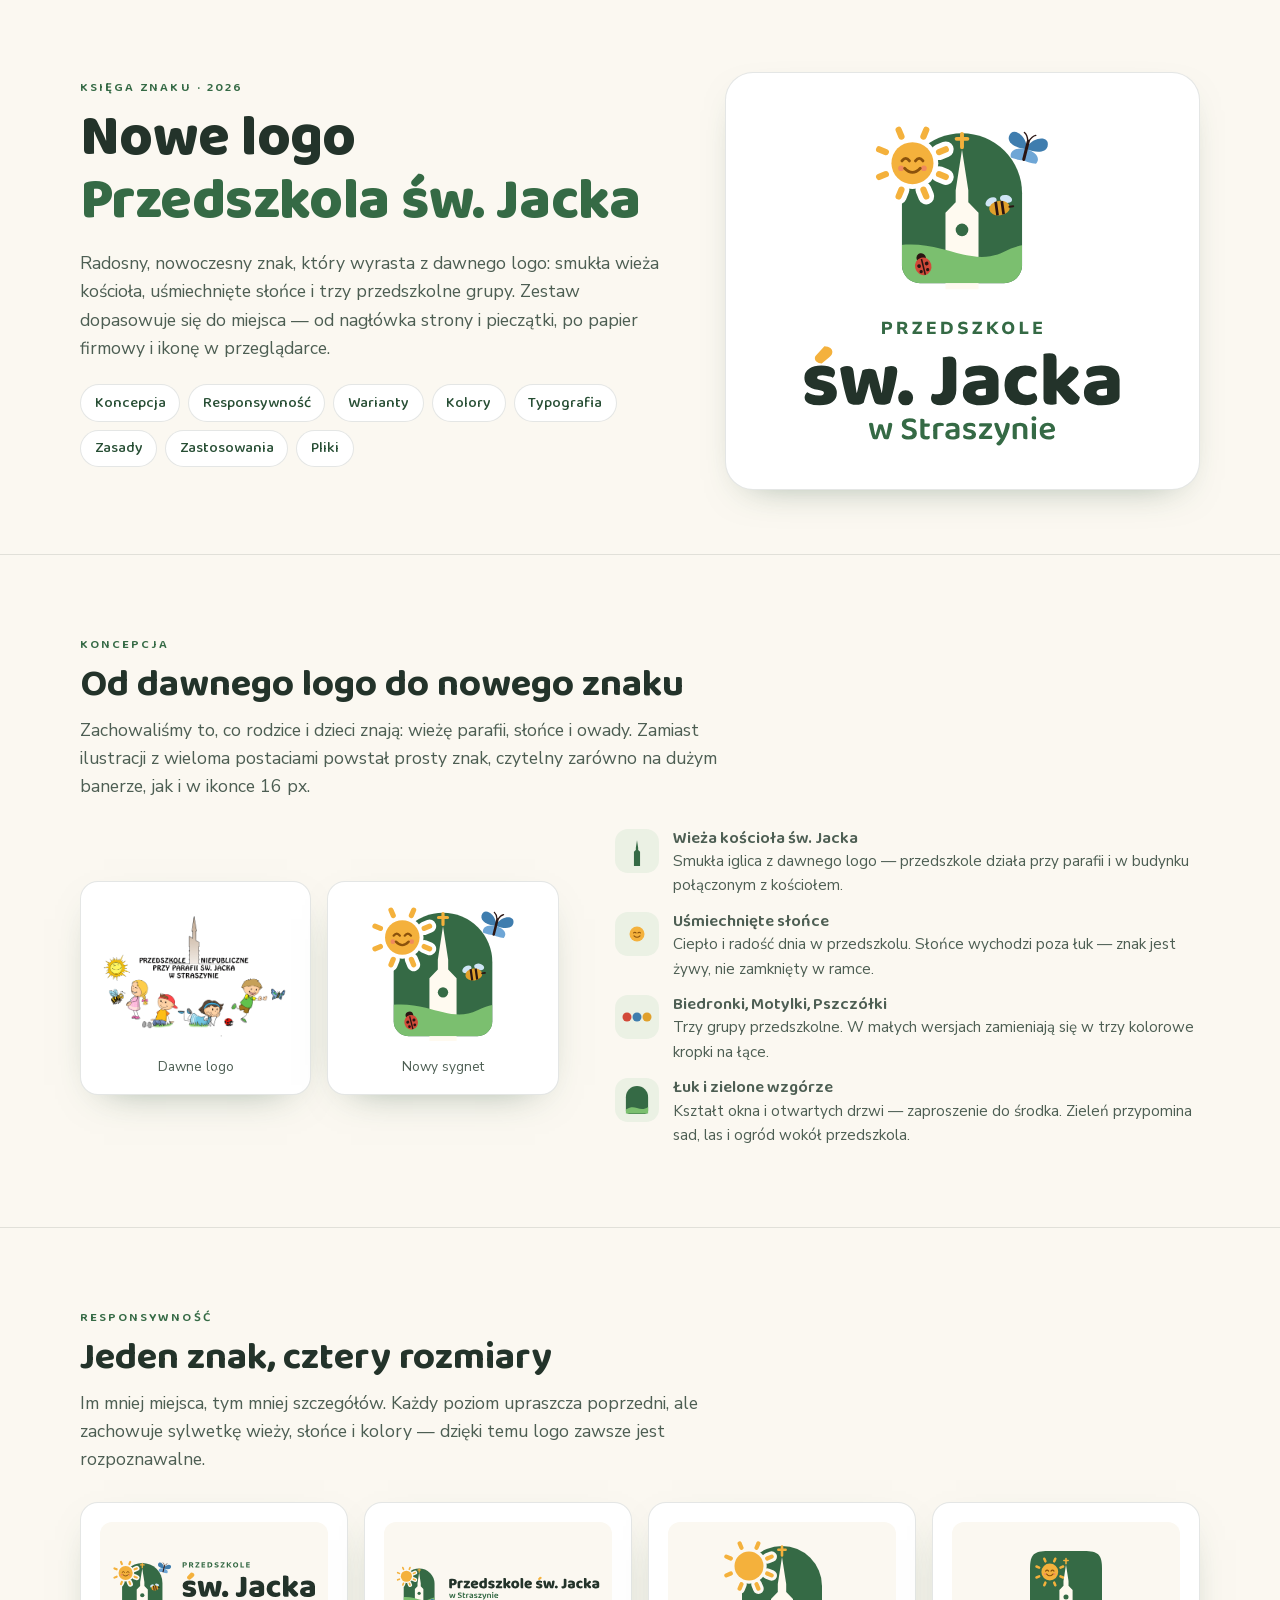
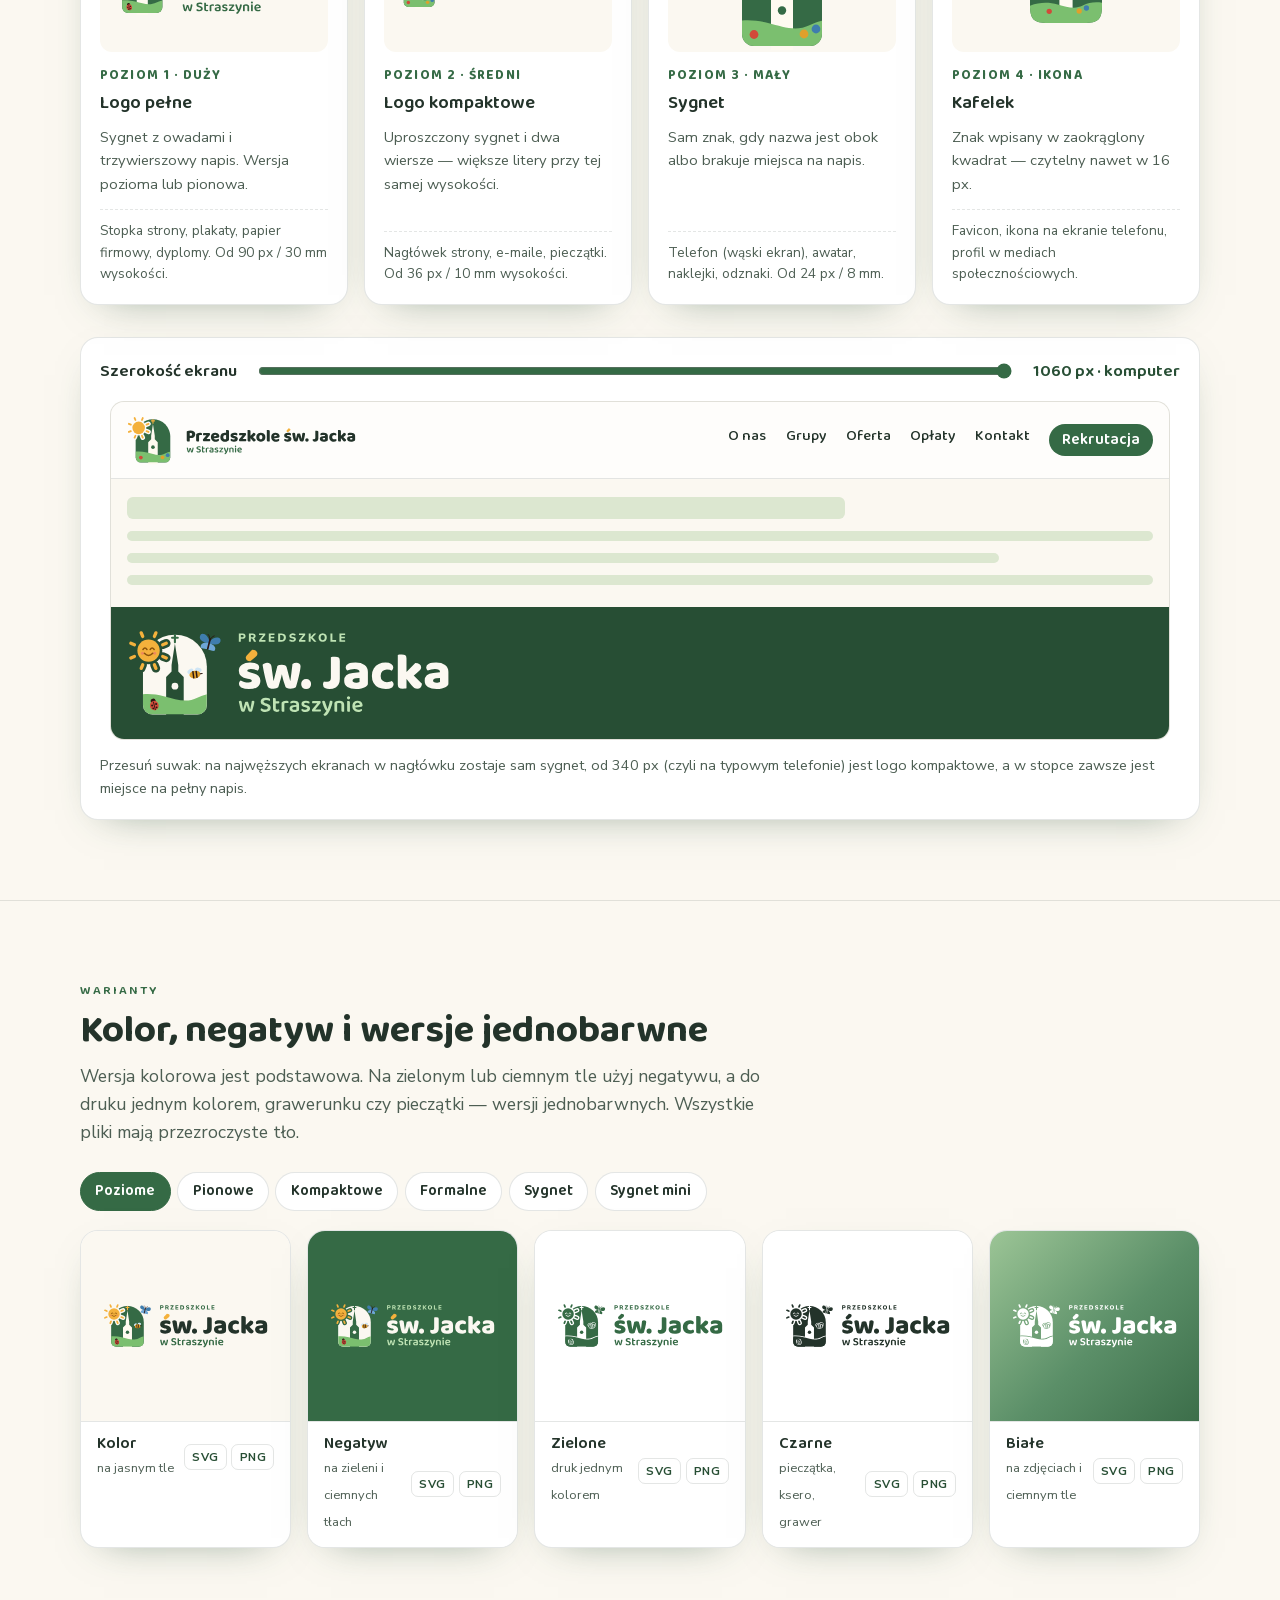
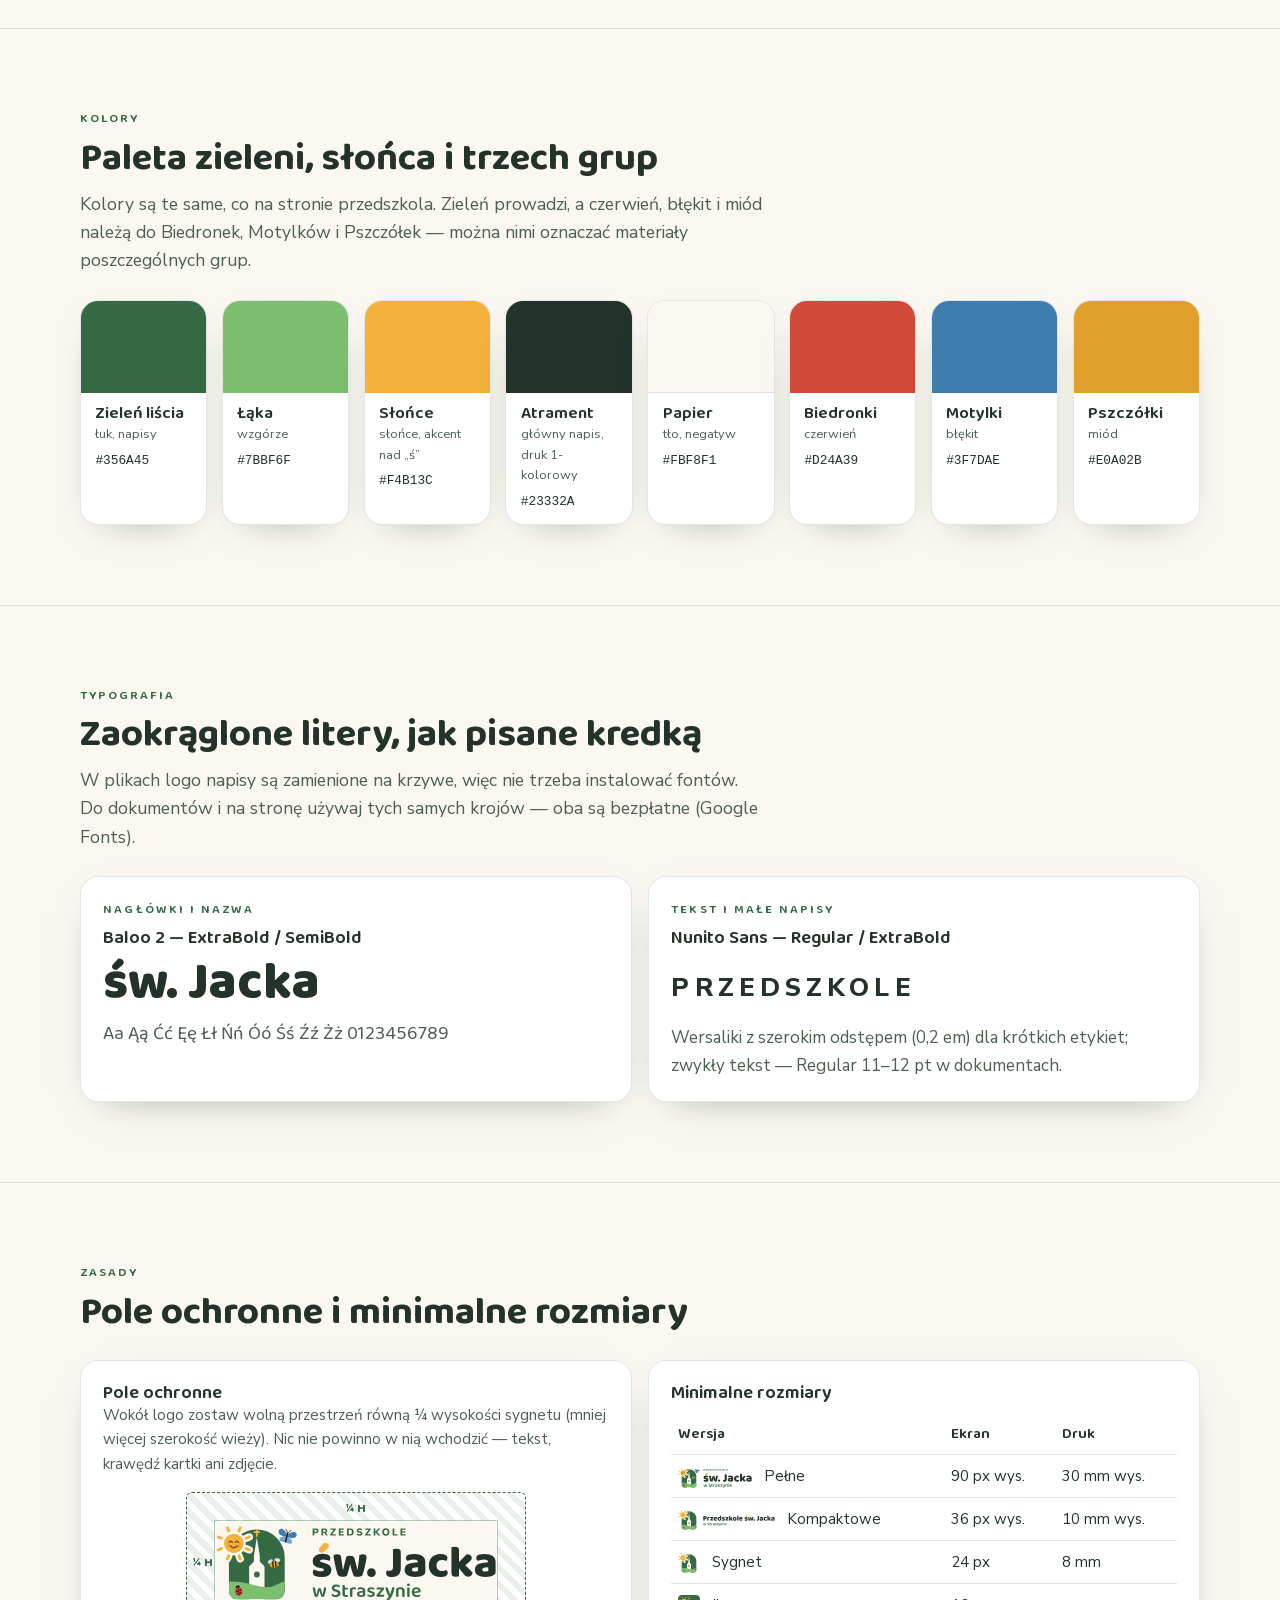
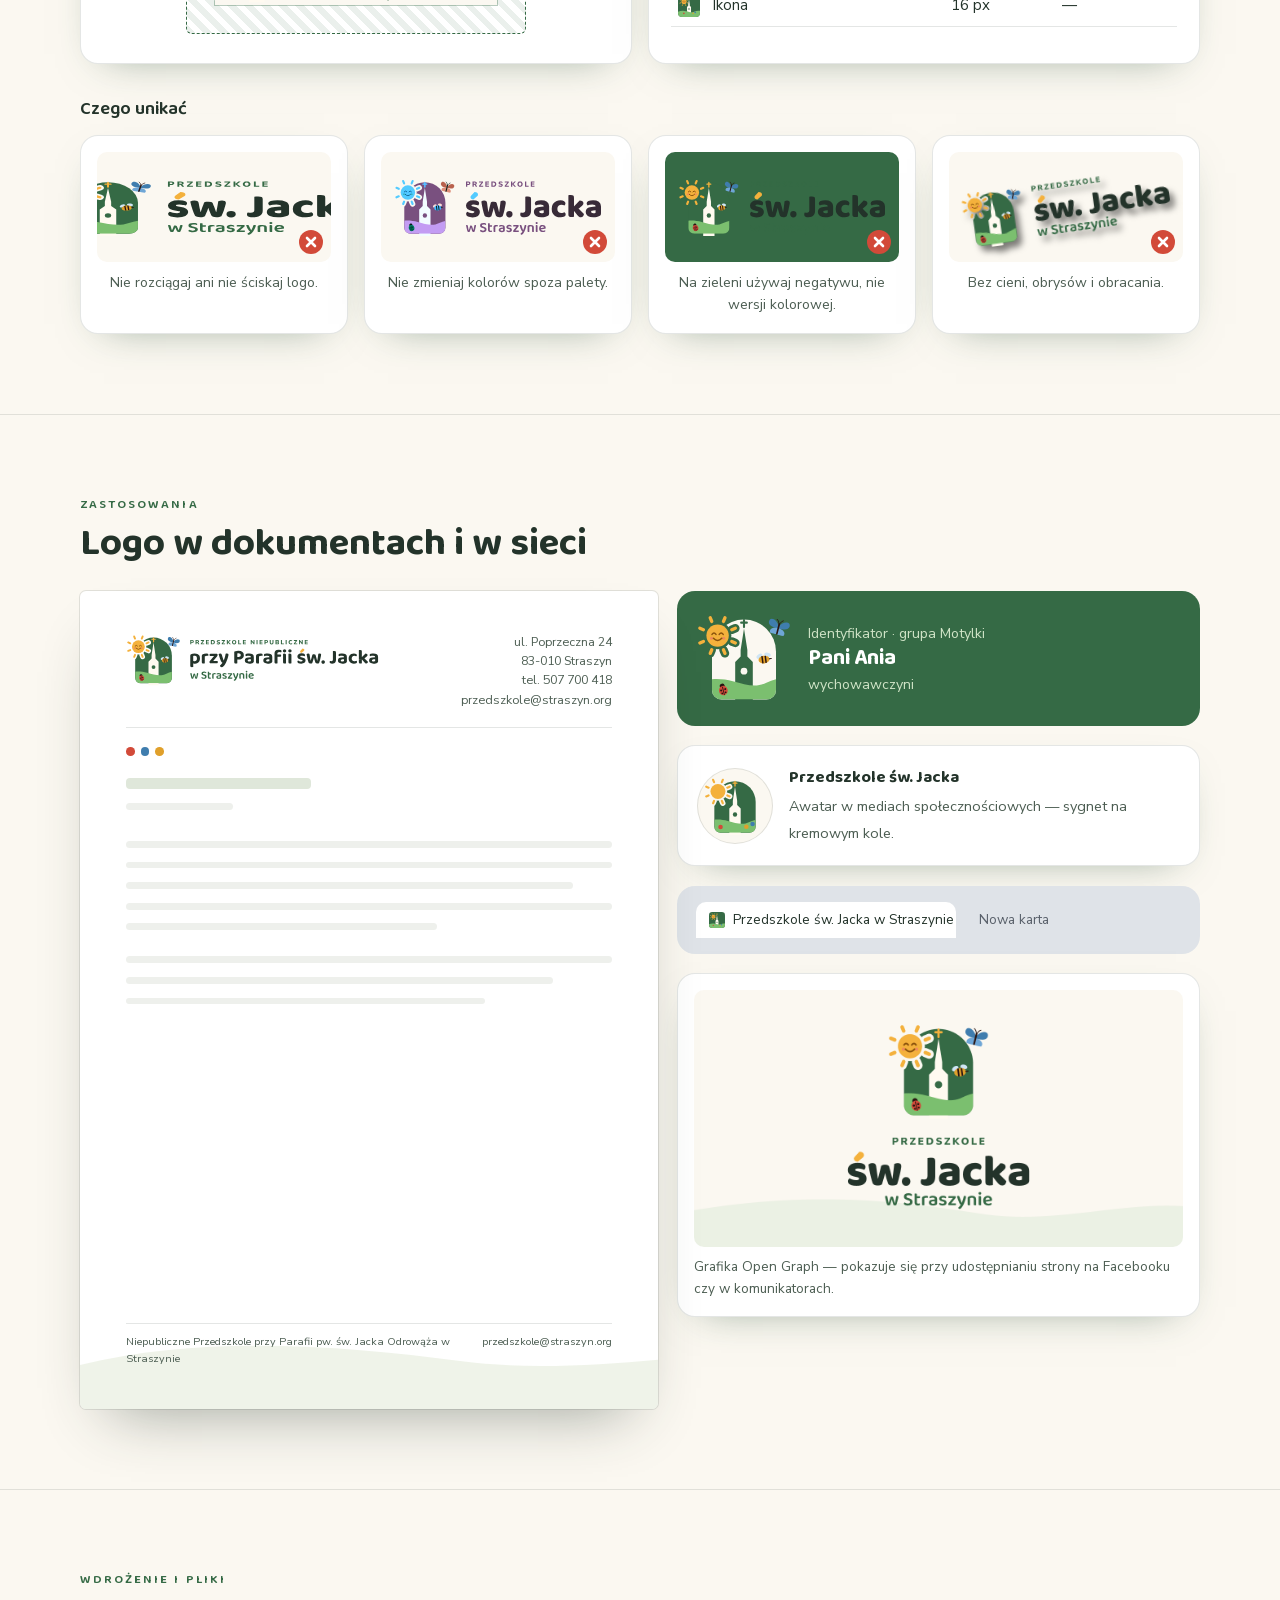
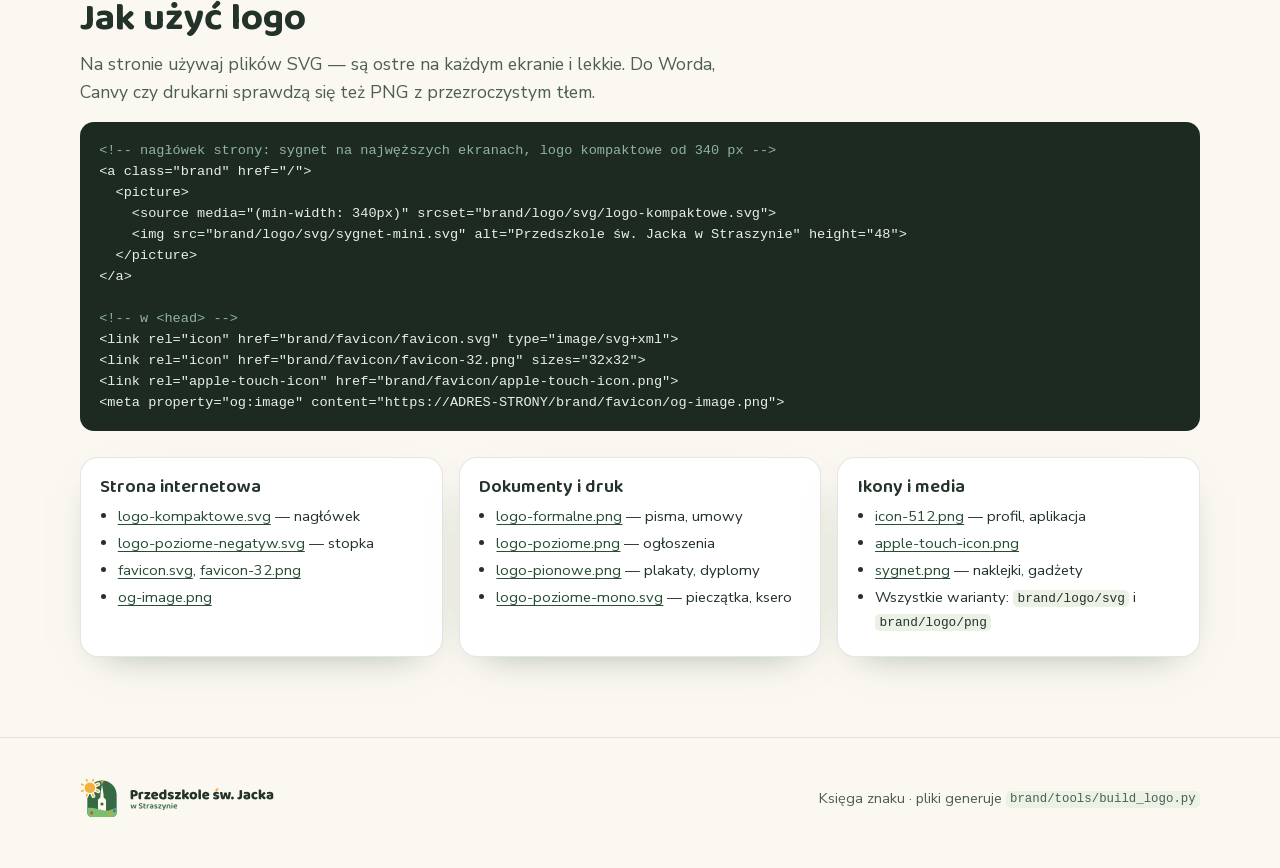
<file: brand/index.html>
<!DOCTYPE html>
<html lang="pl">
<head>
<meta charset="utf-8">
<meta name="viewport" content="width=device-width, initial-scale=1">
<title>Księga znaku · Przedszkole św. Jacka</title>
<meta name="description" content="Logo Przedszkola św. Jacka w Straszynie: warianty, kolory, typografia, zasady stosowania i pliki do pobrania.">
<meta name="robots" content="noindex">
<meta name="theme-color" content="#356a45">
<link rel="icon" href="favicon/favicon.svg" type="image/svg+xml">
<link rel="apple-touch-icon" href="favicon/apple-touch-icon.png">
<link rel="preload" href="../assets/fonts/baloo2-latin.woff2" as="font" type="font/woff2" crossorigin>
<link rel="preload" href="../assets/fonts/nunitosans-latin.woff2" as="font" type="font/woff2" crossorigin>
<link rel="stylesheet" href="../assets/css/fonts.css?v=8c6de29b">
<style>
  :root{
    --ink:#23332a; --ink-soft:#4d5e53;
    --leaf:#356a45; --leaf-d:#274e34; --grass:#7bbf6f;
    --paper:#fbf8f1; --sage:#ebf1e4; --sage-d:#dce7d0;
    --sun:#f4b13c; --red:#d24a39; --blue:#3f7dae; --amber:#e0a02b;
    --line:rgba(35,51,42,.12);
    --shadow:0 14px 40px -24px rgba(39,78,52,.55);
    --r:18px;
    --head:'Baloo 2',system-ui,sans-serif;
    --body:'Nunito Sans',system-ui,sans-serif;
  }
  *{box-sizing:border-box}
  body{margin:0;background:var(--paper);color:var(--ink);font-family:var(--body);font-size:17px;line-height:1.6;-webkit-font-smoothing:antialiased}
  h1,h2,h3{font-family:var(--head);line-height:1.1;margin:0}
  h2{font-size:clamp(1.7rem,3.4vw,2.4rem);font-weight:700;margin-bottom:.6rem}
  h3{font-size:1.15rem;font-weight:600}
  p{margin:0 0 1rem}
  a{color:var(--leaf-d);text-underline-offset:3px}
  img{max-width:100%;display:block}
  code{font-family:ui-monospace,SFMono-Regular,Menlo,monospace;font-size:.86em;background:var(--sage);padding:.1em .35em;border-radius:5px}
  .wrap{width:min(1120px,calc(100% - 32px));margin-inline:auto}
  section{padding:clamp(3rem,7vw,5rem) 0;border-top:1px solid var(--line)}
  .eyebrow{font-family:var(--head);font-weight:600;font-size:.8rem;letter-spacing:.16em;text-transform:uppercase;color:var(--leaf);margin:0 0 .5rem}
  .lead{font-size:1.1rem;color:var(--ink-soft);max-width:62ch}
  .muted{color:var(--ink-soft)}
  .card{background:#fff;border:1px solid var(--line);border-radius:var(--r);box-shadow:var(--shadow)}

  /* intro */
  .intro{padding:clamp(2.5rem,6vw,4.5rem) 0 clamp(2.5rem,6vw,4rem);border:0}
  .intro-grid{display:grid;grid-template-columns:1.1fr .9fr;gap:clamp(1.5rem,5vw,4rem);align-items:center}
  .intro h1{font-size:clamp(2.3rem,5.4vw,3.6rem);font-weight:800;letter-spacing:-.01em;margin-bottom:1rem}
  .intro h1 em{font-style:normal;color:var(--leaf)}
  .hero-logo{padding:clamp(1.5rem,4vw,2.6rem);display:grid;place-items:center;background:#fff;border-radius:28px;border:1px solid var(--line);box-shadow:var(--shadow)}
  .hero-logo img{width:min(320px,100%)}
  .toc{display:flex;flex-wrap:wrap;gap:.5rem;margin-top:1.4rem;padding:0;list-style:none}
  .toc a{display:inline-block;font-family:var(--head);font-weight:500;font-size:.95rem;text-decoration:none;color:var(--leaf-d);border:1px solid var(--line);background:#fff;border-radius:100px;padding:.35rem .85rem}
  .toc a:hover{border-color:var(--leaf)}

  /* concept */
  .concept{display:grid;grid-template-columns:.9fr 1.1fr;gap:clamp(1.5rem,5vw,3.5rem);align-items:center;margin-top:1.8rem}
  .compare{display:grid;grid-template-columns:1fr 1fr;gap:1rem}
  .compare figure{margin:0;padding:1rem;display:grid;gap:.6rem;align-content:start}
  .compare figure img{aspect-ratio:4/3;object-fit:contain;width:100%}
  .compare figcaption{font-size:.85rem;color:var(--ink-soft);text-align:center}
  .ideas{list-style:none;margin:0;padding:0;display:grid;gap:.9rem}
  .ideas li{display:grid;grid-template-columns:44px 1fr;gap:.9rem;align-items:start}
  .ideas .ic{width:44px;height:44px;border-radius:13px;display:grid;place-items:center;background:var(--sage)}
  .ideas .ic svg{width:30px;height:30px}
  .ideas b{font-family:var(--head);font-weight:600;font-size:1.05rem;display:block;line-height:1.2}
  .ideas span{font-size:.95rem;color:var(--ink-soft)}

  /* responsive system */
  .levels{display:grid;grid-template-columns:repeat(4,1fr);gap:1rem;margin-top:1.8rem}
  .level{padding:1.2rem;display:flex;flex-direction:column;gap:.8rem}
  .level .stage{height:130px;display:grid;place-items:center;background:var(--paper);border-radius:12px;padding:12px}
  .level .stage img{max-height:100%;width:auto}
  .level .n{font-family:var(--head);font-weight:700;color:var(--leaf);font-size:.85rem;letter-spacing:.08em;text-transform:uppercase}
  .level h3{margin-top:-.4rem}
  .level p{font-size:.92rem;color:var(--ink-soft);margin:0}
  .level .use{font-size:.85rem;margin-top:auto;padding-top:.6rem;border-top:1px dashed var(--line)}

  .demo{margin-top:2rem;padding:1.2rem}
  .demo-bar{display:flex;flex-wrap:wrap;align-items:center;gap:.6rem 1.2rem;margin-bottom:1rem}
  .demo-bar label{font-family:var(--head);font-weight:600}
  .demo-bar input{flex:1;min-width:160px;accent-color:var(--leaf)}
  .demo-bar output{font-family:var(--head);font-weight:600;color:var(--leaf-d);min-width:13ch}
  .viewport{max-width:100%;margin-inline:auto;border:1px solid var(--line);border-radius:14px;overflow:hidden;background:var(--paper);container-type:inline-size;transition:width .1s}
  .mock-head{display:flex;align-items:center;justify-content:space-between;gap:1rem;padding:12px 16px;background:rgba(255,255,255,.75);border-bottom:1px solid var(--line)}
  .mock-head .lg{display:none;height:52px;width:auto}
  .mock-head .lg-mini{display:block}
  .mock-burger{width:26px;display:grid;gap:5px;flex:none}
  .mock-burger i{height:2.4px;background:var(--ink);border-radius:2px}
  .mock-menu{display:none;gap:1.2rem;font-family:var(--head);font-weight:500;font-size:.95rem}
  .mock-menu b{background:var(--leaf);color:#fff;border-radius:100px;padding:.25rem .8rem;font-weight:600}
  .mock-body{display:grid;grid-template-columns:1fr;gap:12px;padding:18px 16px 22px}
  .mock-body i{display:block;height:10px;border-radius:6px;background:var(--sage-d)}
  .mock-body i:nth-child(1){height:22px;width:70%;background:var(--sage-d)}
  .mock-body i:nth-child(3){width:85%}
  .mock-foot{display:grid;place-items:start;padding:18px 16px;background:var(--leaf-d)}
  .mock-foot img{height:72px;width:auto}
  @container (min-width:340px){
    .mock-head .lg-mini{display:none}
    .mock-head .lg-compact{display:block}
  }
  @container (min-width:760px){
    .mock-burger{display:none}
    .mock-menu{display:flex}
    .mock-foot img{height:96px}
  }
  .demo-note{font-size:.9rem;color:var(--ink-soft);margin:.9rem 0 0}

  /* variants */
  .tabs{display:flex;flex-wrap:wrap;gap:.4rem;margin:1.6rem 0 1.2rem}
  .tabs button{font:600 .95rem var(--head);border:1px solid var(--line);background:#fff;color:var(--ink);padding:.4rem .9rem;border-radius:100px;cursor:pointer}
  .tabs button[aria-pressed="true"]{background:var(--leaf);border-color:var(--leaf);color:#fff}
  .variants{display:grid;grid-template-columns:repeat(auto-fill,minmax(200px,1fr));gap:1rem}
  .var{overflow:hidden;display:flex;flex-direction:column}
  .var .stage{height:190px;display:grid;place-items:center;padding:22px}
  .var .stage img{max-height:100%;max-width:100%;width:auto}
  .var .meta{padding:.8rem 1rem;display:flex;align-items:center;justify-content:space-between;gap:.6rem;border-top:1px solid var(--line);background:#fff}
  .var .meta b{font-family:var(--head);font-weight:600;font-size:1rem;line-height:1.15;display:block}
  .var .meta small{font-size:.8rem;color:var(--ink-soft)}
  .dl{display:flex;gap:.3rem;flex:none}
  .dl a{font:700 .72rem var(--body);letter-spacing:.04em;text-decoration:none;color:var(--leaf-d);border:1px solid var(--line);border-radius:7px;padding:.25rem .45rem}
  .dl a:hover{border-color:var(--leaf);background:var(--sage)}
  .bg-paper{background:var(--paper)} .bg-white{background:#fff} .bg-leaf{background:var(--leaf)} .bg-dark{background:#1d2a22}
  .bg-photo{background:linear-gradient(135deg,#9cc596,#5b8f68 55%,#3c6e4a)}

  /* colors */
  .swatches{display:grid;grid-template-columns:repeat(auto-fill,minmax(122px,1fr));gap:.9rem;margin-top:1.6rem}
  .sw{overflow:hidden}
  .sw .chip{height:92px}
  .sw div:last-child{padding:.7rem .9rem}
  .sw b{font-family:var(--head);font-weight:600;display:block;line-height:1.2}
  .sw small{font-size:.8rem;color:var(--ink-soft);display:block}
  .sw code{background:none;padding:0;font-size:.8rem}

  /* type */
  .type{display:grid;grid-template-columns:1fr 1fr;gap:1rem;margin-top:1.6rem}
  .type .card{padding:1.4rem}
  .type .big{font-size:3.2rem;line-height:1;margin:.6rem 0}
  .type .baloo{font-family:var(--head);font-weight:800}
  .type .nunito{font-family:var(--body);font-weight:800;letter-spacing:.2em;text-transform:uppercase;font-size:1.6rem;margin:1.2rem 0 1rem}

  /* rules */
  .rules{display:grid;grid-template-columns:1fr 1fr;gap:1rem;margin-top:1.6rem}
  .rules .card{padding:1.4rem}
  .space{position:relative;margin:1rem auto .4rem;width:max-content;max-width:100%;padding:28px;background:repeating-linear-gradient(45deg,rgba(53,106,69,.1) 0 6px,transparent 6px 12px);border:1.5px dashed var(--leaf);border-radius:6px}
  .space img{height:84px;width:auto;background:var(--paper);outline:1.5px solid rgba(53,106,69,.35)}
  .space .x{position:absolute;font:700 .78rem var(--head);color:var(--leaf)}
  .minsizes{width:100%;border-collapse:collapse;font-size:.94rem;margin-top:.6rem}
  .minsizes td,.minsizes th{text-align:left;padding:.55rem .4rem;border-bottom:1px solid var(--line);vertical-align:middle}
  .minsizes th{font-family:var(--head);font-weight:600}
  .minsizes img{height:22px;width:auto;display:inline-block;vertical-align:middle;margin-right:.5rem}
  .donts{display:grid;grid-template-columns:repeat(4,1fr);gap:1rem;margin-top:1rem}
  .dont{padding:1rem;text-align:center}
  .dont .stage{height:110px;display:grid;place-items:center;border-radius:10px;background:var(--paper);overflow:hidden;position:relative}
  .dont .stage img{height:62px;width:auto}
  .dont .stage::after{content:"";position:absolute;inset:auto 8px 8px auto;width:24px;height:24px;border-radius:50%;background:var(--red) url("data:image/svg+xml,%3Csvg xmlns='http://www.w3.org/2000/svg' viewBox='0 0 24 24'%3E%3Cpath d='M8 8l8 8M16 8l-8 8' stroke='%23fff' stroke-width='2.6' stroke-linecap='round'/%3E%3C/svg%3E") center/100% no-repeat}
  .dont p{font-size:.88rem;margin:.6rem 0 0;color:var(--ink-soft)}

  /* applications */
  .apps{display:grid;grid-template-columns:1.05fr .95fr;gap:1.2rem;margin-top:1.6rem;align-items:start}
  .apps>*,.apps-side>*{min-width:0}
  .apps-side{display:grid;gap:1.2rem}
  .paper-a4{aspect-ratio:210/297;background:#fff;border-radius:6px;box-shadow:0 30px 60px -30px rgba(35,51,42,.45),0 0 0 1px var(--line);padding:7% 8%;display:flex;flex-direction:column;font-size:clamp(.5rem,1.15vw,.78rem);color:var(--ink-soft);position:relative;overflow:hidden}
  .paper-a4 .lh{display:flex;justify-content:space-between;align-items:flex-start;gap:1em;padding-bottom:1.4em;border-bottom:1px solid var(--line)}
  .paper-a4 .lh img{width:52%}
  .paper-a4 .lh address{font-style:normal;text-align:right;line-height:1.55}
  .paper-a4 .dots{display:flex;gap:.45em;margin:1.6em 0 1.2em}
  .paper-a4 .dots i{width:.7em;height:.7em;border-radius:50%}
  .paper-a4 .ln{height:.55em;border-radius:4px;background:#eef0ec;margin:.55em 0}
  .paper-a4 .ft{margin-top:auto;padding-top:1em;border-top:1px solid var(--line);display:flex;justify-content:space-between;gap:1em;font-size:.85em}
  .paper-a4 .hill{position:absolute;left:0;right:0;bottom:0;height:9%;background:var(--sage);clip-path:path('M0 30 C120 0 260 10 380 26 C520 44 640 6 800 18 V200 H0Z');opacity:.8;z-index:0}
  .paper-a4 .ft{position:relative;z-index:1}
  .badge{display:grid;grid-template-columns:auto 1fr;gap:1rem;align-items:center;padding:1.2rem;background:var(--leaf);color:#fff;border-radius:var(--r)}
  .badge img{width:96px;height:96px}
  .badge b{font-family:var(--head);font-size:1.35rem;font-weight:700;display:block;line-height:1.1}
  .badge small{color:#cfe3c6}
  .social{display:flex;gap:1rem;align-items:center;padding:1.2rem}
  .social .av{width:76px;height:76px;border-radius:50%;background:var(--paper);display:grid;place-items:center;flex:none;border:1px solid var(--line)}
  .social .av img{width:62px}
  .social b{font-family:var(--head);font-weight:700;font-size:1.05rem;display:block}
  .tabs-strip{display:flex;gap:.6rem;align-items:center;padding:1rem 1.2rem;background:#dfe3e8;border-radius:var(--r);overflow:hidden;white-space:nowrap}
  .tab-pill{display:flex;align-items:center;gap:.5rem;background:#fff;border-radius:10px 10px 0 0;padding:.45rem .8rem;font-size:.85rem;max-width:260px;white-space:nowrap;overflow:hidden;text-overflow:ellipsis}
  .tab-pill img{width:16px;height:16px;flex:none}
  .tab-pill.dim{background:transparent;color:#59606a}

  /* code + downloads */
  pre{background:#1d2a22;color:#e8efe6;border-radius:14px;padding:1.1rem 1.2rem;overflow:auto;font-size:.85rem;line-height:1.55;margin:1rem 0 0}
  pre code{background:none;padding:0;color:inherit;font-size:inherit}
  pre .c{color:#8fb59a}
  .files{display:grid;grid-template-columns:repeat(auto-fit,minmax(250px,1fr));gap:1rem;margin-top:1.6rem}
  .files .card{padding:1.2rem}
  .files ul{margin:.5rem 0 0;padding-left:1.1rem;font-size:.93rem}
  .files li{margin:.2rem 0}

  footer{padding:2.4rem 0 3rem;border-top:1px solid var(--line);font-size:.9rem;color:var(--ink-soft)}
  footer .wrap{display:flex;flex-wrap:wrap;justify-content:space-between;gap:1rem;align-items:center}
  footer img{height:44px;width:auto}

  @media (max-width:960px){
    .levels{grid-template-columns:repeat(2,1fr)}
    .donts{grid-template-columns:repeat(2,1fr)}
    .apps{grid-template-columns:1fr}
    .paper-a4{max-width:520px;margin-inline:auto;width:100%;font-size:clamp(.5rem,1.9vw,.78rem)}
  }
  @media (max-width:760px){
    .intro-grid,.concept,.type,.rules{grid-template-columns:1fr}
    .intro-grid .hero-logo{order:-1}
  }
  @media (max-width:520px){
    .levels{grid-template-columns:1fr}
    .compare{grid-template-columns:1fr 1fr;gap:.6rem}
    .type .big{font-size:2.4rem}
    .type .nunito{font-size:1.15rem}
  }
</style>
</head>
<body>

<!-- ===== INTRO ===== -->
<header class="intro">
  <div class="wrap intro-grid">
    <div>
      <p class="eyebrow">Księga znaku · 2026</p>
      <h1>Nowe logo <em>Przedszkola św.&nbsp;Jacka</em></h1>
      <p class="lead">Radosny, nowoczesny znak, który wyrasta z dawnego logo: smukła wieża kościoła, uśmiechnięte słońce i trzy przedszkolne grupy. Zestaw dopasowuje się do miejsca — od nagłówka strony i pieczątki, po papier firmowy i ikonę w przeglądarce.</p>
      <ul class="toc">
        <li><a href="#koncepcja">Koncepcja</a></li>
        <li><a href="#responsywnosc">Responsywność</a></li>
        <li><a href="#warianty">Warianty</a></li>
        <li><a href="#kolory">Kolory</a></li>
        <li><a href="#typografia">Typografia</a></li>
        <li><a href="#zasady">Zasady</a></li>
        <li><a href="#zastosowania">Zastosowania</a></li>
        <li><a href="#pliki">Pliki</a></li>
      </ul>
    </div>
    <div class="hero-logo">
      <img src="logo/svg/logo-pionowe.svg" alt="Logo Przedszkola św. Jacka w Straszynie — wersja pionowa">
    </div>
  </div>
</header>

<main>
<!-- ===== CONCEPT ===== -->
<section id="koncepcja">
  <div class="wrap">
    <p class="eyebrow">Koncepcja</p>
    <h2>Od dawnego logo do nowego znaku</h2>
    <p class="lead">Zachowaliśmy to, co rodzice i dzieci znają: wieżę parafii, słońce i owady. Zamiast ilustracji z wieloma postaciami powstał prosty znak, czytelny zarówno na dużym banerze, jak i w ikonce 16 px.</p>
    <div class="concept">
      <div class="compare">
        <figure class="card"><img src="assets/dawne-logo.webp" alt="Dawne logo przedszkola: wieża kościoła, słońce, dzieci i owady"><figcaption>Dawne logo</figcaption></figure>
        <figure class="card"><img src="logo/svg/sygnet.svg" alt="Nowy sygnet przedszkola"><figcaption>Nowy sygnet</figcaption></figure>
      </div>
      <ul class="ideas">
        <li><span class="ic"><svg width="26" height="26" viewBox="40 8 40 108"><path d="M60 23 64.2 50V58L71 65V116H49V65L55.8 58V50Z" fill="#356a45"/></svg></span><span><b>Wieża kościoła św. Jacka</b><span>Smukła iglica z dawnego logo — przedszkole działa przy parafii i w budynku połączonym z kościołem.</span></span></li>
        <li><span class="ic"><svg width="28" height="28" viewBox="0 0 40 40"><circle cx="20" cy="20" r="10" fill="#f4b13c"/><path d="M15.5 18.6q1.6-2 3.2 0M21.3 18.6q1.6-2 3.2 0M16 22.4q4 4 8 0" stroke="#8a520c" stroke-width="1.5" fill="none" stroke-linecap="round"/></svg></span><span><b>Uśmiechnięte słońce</b><span>Ciepło i radość dnia w przedszkolu. Słońce wychodzi poza łuk — znak jest żywy, nie zamknięty w ramce.</span></span></li>
        <li><span class="ic"><svg width="30" height="16" viewBox="0 0 30 16"><circle cx="5" cy="8" r="4.5" fill="#d24a39"/><circle cx="15" cy="8" r="4.5" fill="#3f7dae"/><circle cx="25" cy="8" r="4.5" fill="#e0a02b"/></svg></span><span><b>Biedronki, Motylki, Pszczółki</b><span>Trzy grupy przedszkolne. W małych wersjach zamieniają się w trzy kolorowe kropki na łące.</span></span></li>
        <li><span class="ic"><svg width="26" height="26" viewBox="16 8 88 108"><path d="M20 100V52a40 40 0 0 1 80 0v48a12 12 0 0 1-12 12H32a12 12 0 0 1-12-12z" fill="#356a45"/><path d="M20 96C38 85 50 88 60 91c14 4 26 6 40-4v24H20z" fill="#7bbf6f"/></svg></span><span><b>Łuk i zielone wzgórze</b><span>Kształt okna i otwartych drzwi — zaproszenie do środka. Zieleń przypomina sad, las i ogród wokół przedszkola.</span></span></li>
      </ul>
    </div>
  </div>
</section>

<!-- ===== RESPONSIVE ===== -->
<section id="responsywnosc">
  <div class="wrap">
    <p class="eyebrow">Responsywność</p>
    <h2>Jeden znak, cztery rozmiary</h2>
    <p class="lead">Im mniej miejsca, tym mniej szczegółów. Każdy poziom upraszcza poprzedni, ale zachowuje sylwetkę wieży, słońce i kolory — dzięki temu logo zawsze jest rozpoznawalne.</p>
    <div class="levels">
      <article class="card level">
        <div class="stage"><img src="logo/svg/logo-poziome.svg" alt="Logo poziome"></div>
        <span class="n">Poziom 1 · duży</span>
        <h3>Logo pełne</h3>
        <p>Sygnet z owadami i trzywierszowy napis. Wersja pozioma lub pionowa.</p>
        <p class="use">Stopka strony, plakaty, papier firmowy, dyplomy. Od 90&nbsp;px / 30&nbsp;mm wysokości.</p>
      </article>
      <article class="card level">
        <div class="stage"><img src="logo/svg/logo-kompaktowe.svg" alt="Logo kompaktowe"></div>
        <span class="n">Poziom 2 · średni</span>
        <h3>Logo kompaktowe</h3>
        <p>Uproszczony sygnet i dwa wiersze — większe litery przy tej samej wysokości.</p>
        <p class="use">Nagłówek strony, e-maile, pieczątki. Od 36&nbsp;px / 10&nbsp;mm wysokości.</p>
      </article>
      <article class="card level">
        <div class="stage"><img src="logo/svg/sygnet-mini.svg" alt="Sygnet uproszczony"></div>
        <span class="n">Poziom 3 · mały</span>
        <h3>Sygnet</h3>
        <p>Sam znak, gdy nazwa jest obok albo brakuje miejsca na napis.</p>
        <p class="use">Telefon (wąski ekran), awatar, naklejki, odznaki. Od 24&nbsp;px / 8&nbsp;mm.</p>
      </article>
      <article class="card level">
        <div class="stage"><img src="logo/svg/ikona.svg" alt="Ikona aplikacji" style="height:72px"></div>
        <span class="n">Poziom 4 · ikona</span>
        <h3>Kafelek</h3>
        <p>Znak wpisany w zaokrąglony kwadrat — czytelny nawet w 16 px.</p>
        <p class="use">Favicon, ikona na ekranie telefonu, profil w mediach społecznościowych.</p>
      </article>
    </div>

    <div class="card demo">
      <div class="demo-bar">
        <label for="vw">Szerokość ekranu</label>
        <input id="vw" type="range" min="300" max="1060" value="1060" step="10">
        <output id="vwOut" for="vw">1060 px · komputer</output>
      </div>
      <div class="viewport" id="viewport">
        <div class="mock-head">
          <img class="lg lg-mini" src="logo/svg/sygnet-mini.svg" alt="">
          <img class="lg lg-compact" src="logo/svg/logo-kompaktowe.svg" alt="">
          <nav class="mock-menu" aria-hidden="true"><span>O nas</span><span>Grupy</span><span>Oferta</span><span>Opłaty</span><span>Kontakt</span><b>Rekrutacja</b></nav>
          <span class="mock-burger" aria-hidden="true"><i></i><i></i><i></i></span>
        </div>
        <div class="mock-body" aria-hidden="true"><i></i><i></i><i></i><i></i></div>
        <div class="mock-foot"><img src="logo/svg/logo-poziome-negatyw.svg" alt=""></div>
      </div>
      <p class="demo-note">Przesuń suwak: na najwęższych ekranach w nagłówku zostaje sam sygnet, od 340&nbsp;px (czyli na typowym telefonie) jest logo kompaktowe, a w stopce zawsze jest miejsce na pełny napis.</p>
    </div>
  </div>
</section>

<!-- ===== VARIANTS ===== -->
<section id="warianty">
  <div class="wrap">
    <p class="eyebrow">Warianty</p>
    <h2>Kolor, negatyw i wersje jednobarwne</h2>
    <p class="lead">Wersja kolorowa jest podstawowa. Na zielonym lub ciemnym tle użyj negatywu, a do druku jednym kolorem, grawerunku czy pieczątki — wersji jednobarwnych. Wszystkie pliki mają przezroczyste tło.</p>
    <div class="tabs" role="group" aria-label="Układ logo" id="tabs">
      <button type="button" data-l="logo-poziome" aria-pressed="true">Poziome</button>
      <button type="button" data-l="logo-pionowe" aria-pressed="false">Pionowe</button>
      <button type="button" data-l="logo-kompaktowe" aria-pressed="false">Kompaktowe</button>
      <button type="button" data-l="logo-formalne" aria-pressed="false">Formalne</button>
      <button type="button" data-l="sygnet" aria-pressed="false">Sygnet</button>
      <button type="button" data-l="sygnet-mini" aria-pressed="false">Sygnet mini</button>
    </div>
    <div class="variants" id="variants"></div>
  </div>
</section>

<!-- ===== COLORS ===== -->
<section id="kolory">
  <div class="wrap">
    <p class="eyebrow">Kolory</p>
    <h2>Paleta zieleni, słońca i trzech grup</h2>
    <p class="lead">Kolory są te same, co na stronie przedszkola. Zieleń prowadzi, a czerwień, błękit i miód należą do Biedronek, Motylków i Pszczółek — można nimi oznaczać materiały poszczególnych grup.</p>
    <div class="swatches">
      <div class="card sw"><div class="chip" style="background:#356a45"></div><div><b>Zieleń liścia</b><small>łuk, napisy</small><code>#356A45</code></div></div>
      <div class="card sw"><div class="chip" style="background:#7bbf6f"></div><div><b>Łąka</b><small>wzgórze</small><code>#7BBF6F</code></div></div>
      <div class="card sw"><div class="chip" style="background:#f4b13c"></div><div><b>Słońce</b><small>słońce, akcent nad „ś”</small><code>#F4B13C</code></div></div>
      <div class="card sw"><div class="chip" style="background:#23332a"></div><div><b>Atrament</b><small>główny napis, druk 1-kolorowy</small><code>#23332A</code></div></div>
      <div class="card sw"><div class="chip" style="background:#fbf8f1;border-bottom:1px solid var(--line)"></div><div><b>Papier</b><small>tło, negatyw</small><code>#FBF8F1</code></div></div>
      <div class="card sw"><div class="chip" style="background:#d24a39"></div><div><b>Biedronki</b><small>czerwień</small><code>#D24A39</code></div></div>
      <div class="card sw"><div class="chip" style="background:#3f7dae"></div><div><b>Motylki</b><small>błękit</small><code>#3F7DAE</code></div></div>
      <div class="card sw"><div class="chip" style="background:#e0a02b"></div><div><b>Pszczółki</b><small>miód</small><code>#E0A02B</code></div></div>
    </div>
  </div>
</section>

<!-- ===== TYPE ===== -->
<section id="typografia">
  <div class="wrap">
    <p class="eyebrow">Typografia</p>
    <h2>Zaokrąglone litery, jak pisane kredką</h2>
    <p class="lead">W plikach logo napisy są zamienione na krzywe, więc nie trzeba instalować fontów. Do dokumentów i na stronę używaj tych samych krojów — oba są bezpłatne (Google Fonts).</p>
    <div class="type">
      <div class="card">
        <p class="eyebrow">Nagłówki i nazwa</p>
        <h3>Baloo 2 — ExtraBold / SemiBold</h3>
        <p class="big baloo">św. Jacka</p>
        <p class="muted" style="font-family:var(--head);font-size:1.2rem;margin:0">Aa Ąą Ćć Ęę Łł Ńń Óó Śś Źź Żż 0123456789</p>
      </div>
      <div class="card">
        <p class="eyebrow">Tekst i małe napisy</p>
        <h3>Nunito Sans — Regular / ExtraBold</h3>
        <p class="nunito">Przedszkole</p>
        <p class="muted" style="margin:0">Wersaliki z szerokim odstępem (0,2&nbsp;em) dla krótkich etykiet; zwykły tekst — Regular 11–12&nbsp;pt w dokumentach.</p>
      </div>
    </div>
  </div>
</section>

<!-- ===== RULES ===== -->
<section id="zasady">
  <div class="wrap">
    <p class="eyebrow">Zasady</p>
    <h2>Pole ochronne i minimalne rozmiary</h2>
    <div class="rules">
      <div class="card">
        <h3>Pole ochronne</h3>
        <p class="muted" style="font-size:.95rem">Wokół logo zostaw wolną przestrzeń równą ¼ wysokości sygnetu (mniej więcej szerokość wieży). Nic nie powinno w nią wchodzić — tekst, krawędź kartki ani zdjęcie.</p>
        <div class="space">
          <span class="x" style="top:6px;left:50%;transform:translateX(-50%)">¼ H</span>
          <span class="x" style="left:6px;top:50%;transform:translateY(-50%)">¼ H</span>
          <img src="logo/svg/logo-poziome.svg" alt="Logo z zaznaczonym polem ochronnym">
        </div>
      </div>
      <div class="card">
        <h3>Minimalne rozmiary</h3>
        <table class="minsizes">
          <thead><tr><th>Wersja</th><th>Ekran</th><th>Druk</th></tr></thead>
          <tbody>
            <tr><td><img src="logo/svg/logo-poziome.svg" alt=""> Pełne</td><td>90 px wys.</td><td>30 mm wys.</td></tr>
            <tr><td><img src="logo/svg/logo-kompaktowe.svg" alt=""> Kompaktowe</td><td>36 px wys.</td><td>10 mm wys.</td></tr>
            <tr><td><img src="logo/svg/sygnet-mini.svg" alt=""> Sygnet</td><td>24 px</td><td>8 mm</td></tr>
            <tr><td><img src="logo/svg/ikona.svg" alt=""> Ikona</td><td>16 px</td><td>—</td></tr>
          </tbody>
        </table>
      </div>
    </div>
    <h3 style="margin-top:2.2rem">Czego unikać</h3>
    <div class="donts">
      <div class="card dont"><div class="stage"><img src="logo/svg/logo-poziome.svg" alt="" style="transform:scaleX(1.45)"></div><p>Nie rozciągaj ani nie ściskaj logo.</p></div>
      <div class="card dont"><div class="stage"><img src="logo/svg/logo-poziome.svg" alt="" style="filter:hue-rotate(160deg)"></div><p>Nie zmieniaj kolorów spoza palety.</p></div>
      <div class="card dont"><div class="stage bg-leaf" style="background:var(--leaf)"><img src="logo/svg/logo-poziome.svg" alt=""></div><p>Na zieleni używaj negatywu, nie wersji kolorowej.</p></div>
      <div class="card dont"><div class="stage"><img src="logo/svg/logo-poziome.svg" alt="" style="filter:drop-shadow(4px 6px 3px rgba(0,0,0,.5));transform:rotate(-8deg)"></div><p>Bez cieni, obrysów i obracania.</p></div>
    </div>
  </div>
</section>

<!-- ===== APPLICATIONS ===== -->
<section id="zastosowania">
  <div class="wrap">
    <p class="eyebrow">Zastosowania</p>
    <h2>Logo w dokumentach i w sieci</h2>
    <div class="apps">
      <div class="paper-a4" role="figure" aria-label="Przykład papieru firmowego A4">
        <div class="lh">
          <img src="logo/svg/logo-formalne.svg" alt="">
          <address>ul. Poprzeczna 24<br>83-010 Straszyn<br>tel. 507 700 418<br>przedszkole@straszyn.org</address>
        </div>
        <div class="dots"><i style="background:var(--red)"></i><i style="background:var(--blue)"></i><i style="background:var(--amber)"></i></div>
        <div class="ln" style="width:38%;background:#dfe7da;height:.9em"></div>
        <div class="ln" style="width:22%"></div>
        <div style="height:1.4em"></div>
        <div class="ln"></div><div class="ln"></div><div class="ln" style="width:92%"></div><div class="ln"></div><div class="ln" style="width:64%"></div>
        <div style="height:1em"></div>
        <div class="ln"></div><div class="ln" style="width:88%"></div><div class="ln" style="width:74%"></div>
        <div class="ft"><span>Niepubliczne Przedszkole przy Parafii pw. św. Jacka Odrowąża w Straszynie</span><span>przedszkole@straszyn.org</span></div>
        <div class="hill"></div>
      </div>
      <div class="apps-side">
        <div class="badge">
          <img src="logo/svg/sygnet-negatyw.svg" alt="">
          <div><small>Identyfikator · grupa Motylki</small><b>Pani Ania</b><small>wychowawczyni</small></div>
        </div>
        <div class="card social">
          <span class="av"><img src="logo/svg/sygnet-mini.svg" alt=""></span>
          <div><b>Przedszkole św. Jacka</b><span class="muted" style="font-size:.9rem">Awatar w mediach społecznościowych — sygnet na kremowym kole.</span></div>
        </div>
        <div class="tabs-strip" role="figure" aria-label="Favicon w karcie przeglądarki">
          <span class="tab-pill"><img src="favicon/favicon.svg" alt="">Przedszkole św. Jacka w Straszynie</span>
          <span class="tab-pill dim">Nowa karta</span>
        </div>
        <div class="card" style="padding:1rem"><img src="favicon/og-image.png" alt="Grafika do udostępniania linku (1200×630)" style="border-radius:10px"><p class="muted" style="font-size:.85rem;margin:.6rem 0 0">Grafika Open Graph — pokazuje się przy udostępnianiu strony na Facebooku czy w komunikatorach.</p></div>
      </div>
    </div>
  </div>
</section>

<!-- ===== CODE + FILES ===== -->
<section id="pliki">
  <div class="wrap">
    <p class="eyebrow">Wdrożenie i pliki</p>
    <h2>Jak użyć logo</h2>
    <p class="lead">Na stronie używaj plików SVG — są ostre na każdym ekranie i lekkie. Do Worda, Canvy czy drukarni sprawdzą się też PNG z przezroczystym tłem.</p>
    <pre><code><span class="c">&lt;!-- nagłówek strony: sygnet na najwęższych ekranach, logo kompaktowe od 340 px --&gt;</span>
&lt;a class="brand" href="/"&gt;
  &lt;picture&gt;
    &lt;source media="(min-width: 340px)" srcset="brand/logo/svg/logo-kompaktowe.svg"&gt;
    &lt;img src="brand/logo/svg/sygnet-mini.svg" alt="Przedszkole św. Jacka w Straszynie" height="48"&gt;
  &lt;/picture&gt;
&lt;/a&gt;

<span class="c">&lt;!-- w &lt;head&gt; --&gt;</span>
&lt;link rel="icon" href="brand/favicon/favicon.svg" type="image/svg+xml"&gt;
&lt;link rel="icon" href="brand/favicon/favicon-32.png" sizes="32x32"&gt;
&lt;link rel="apple-touch-icon" href="brand/favicon/apple-touch-icon.png"&gt;
&lt;meta property="og:image" content="https://ADRES-STRONY/brand/favicon/og-image.png"&gt;</code></pre>
    <div class="files">
      <div class="card"><h3>Strona internetowa</h3><ul><li><a href="logo/svg/logo-kompaktowe.svg" download>logo-kompaktowe.svg</a> — nagłówek</li><li><a href="logo/svg/logo-poziome-negatyw.svg" download>logo-poziome-negatyw.svg</a> — stopka</li><li><a href="favicon/favicon.svg" download>favicon.svg</a>, <a href="favicon/favicon-32.png" download>favicon-32.png</a></li><li><a href="favicon/og-image.png" download>og-image.png</a></li></ul></div>
      <div class="card"><h3>Dokumenty i druk</h3><ul><li><a href="logo/png/logo-formalne.png" download>logo-formalne.png</a> — pisma, umowy</li><li><a href="logo/png/logo-poziome.png" download>logo-poziome.png</a> — ogłoszenia</li><li><a href="logo/png/logo-pionowe.png" download>logo-pionowe.png</a> — plakaty, dyplomy</li><li><a href="logo/svg/logo-poziome-mono.svg" download>logo-poziome-mono.svg</a> — pieczątka, ksero</li></ul></div>
      <div class="card"><h3>Ikony i media</h3><ul><li><a href="favicon/icon-512.png" download>icon-512.png</a> — profil, aplikacja</li><li><a href="favicon/apple-touch-icon.png" download>apple-touch-icon.png</a></li><li><a href="logo/png/sygnet.png" download>sygnet.png</a> — naklejki, gadżety</li><li>Wszystkie warianty: <code>brand/logo/svg</code> i <code>brand/logo/png</code></li></ul></div>
    </div>
  </div>
</section>
</main>

<footer>
  <div class="wrap">
    <img src="logo/svg/logo-kompaktowe.svg" alt="Przedszkole św. Jacka w Straszynie">
    <span>Księga znaku · pliki generuje <code>brand/tools/build_logo.py</code></span>
  </div>
</footer>

<script>
  // demo responsywności
  const vw = document.getElementById('vw'), out = document.getElementById('vwOut'), port = document.getElementById('viewport');
  const fitMax = () => { // suwak nie wychodzi poza dostępną szerokość
    const max = Math.max(320, Math.floor(port.parentElement.clientWidth / 10) * 10 - 40);
    vw.max = Math.min(1060, max); if (+vw.value > +vw.max) vw.value = vw.max;
  };
  const setW = () => {
    const w = +vw.value;
    port.style.width = w + 'px';
    out.textContent = w + ' px · ' + (w < 340 ? 'wąski telefon' : w < 600 ? 'telefon' : w < 760 ? 'tablet' : 'komputer');
  };
  vw.addEventListener('input', setW);
  addEventListener('resize', () => { fitMax(); setW(); });
  fitMax(); setW();

  // galeria wariantów
  const COLORS = [
    ['', 'Kolor', 'na jasnym tle', 'bg-paper'],
    ['-negatyw', 'Negatyw', 'na zieleni i ciemnych tłach', 'bg-leaf'],
    ['-zielone', 'Zielone', 'druk jednym kolorem', 'bg-white'],
    ['-mono', 'Czarne', 'pieczątka, ksero, grawer', 'bg-white'],
    ['-biale', 'Białe', 'na zdjęciach i ciemnym tle', 'bg-photo'],
  ];
  const grid = document.getElementById('variants'), tabs = document.getElementById('tabs');
  const show = (layout) => {
    grid.innerHTML = COLORS.map(([s, name, hint, bg]) => `
      <article class="card var">
        <div class="stage ${bg}"><img src="logo/svg/${layout}${s}.svg" alt="${layout}${s}" loading="lazy"></div>
        <div class="meta"><span><b>${name}</b><small>${hint}</small></span>
          <span class="dl"><a href="logo/svg/${layout}${s}.svg" download>SVG</a><a href="logo/png/${layout}${s}.png" download>PNG</a></span></div>
      </article>`).join('');
    tabs.querySelectorAll('button').forEach(b => b.setAttribute('aria-pressed', b.dataset.l === layout));
  };
  tabs.addEventListener('click', e => { const b = e.target.closest('button'); if (b) show(b.dataset.l); });
  show('logo-poziome');
</script>
</body>
</html>
</file>
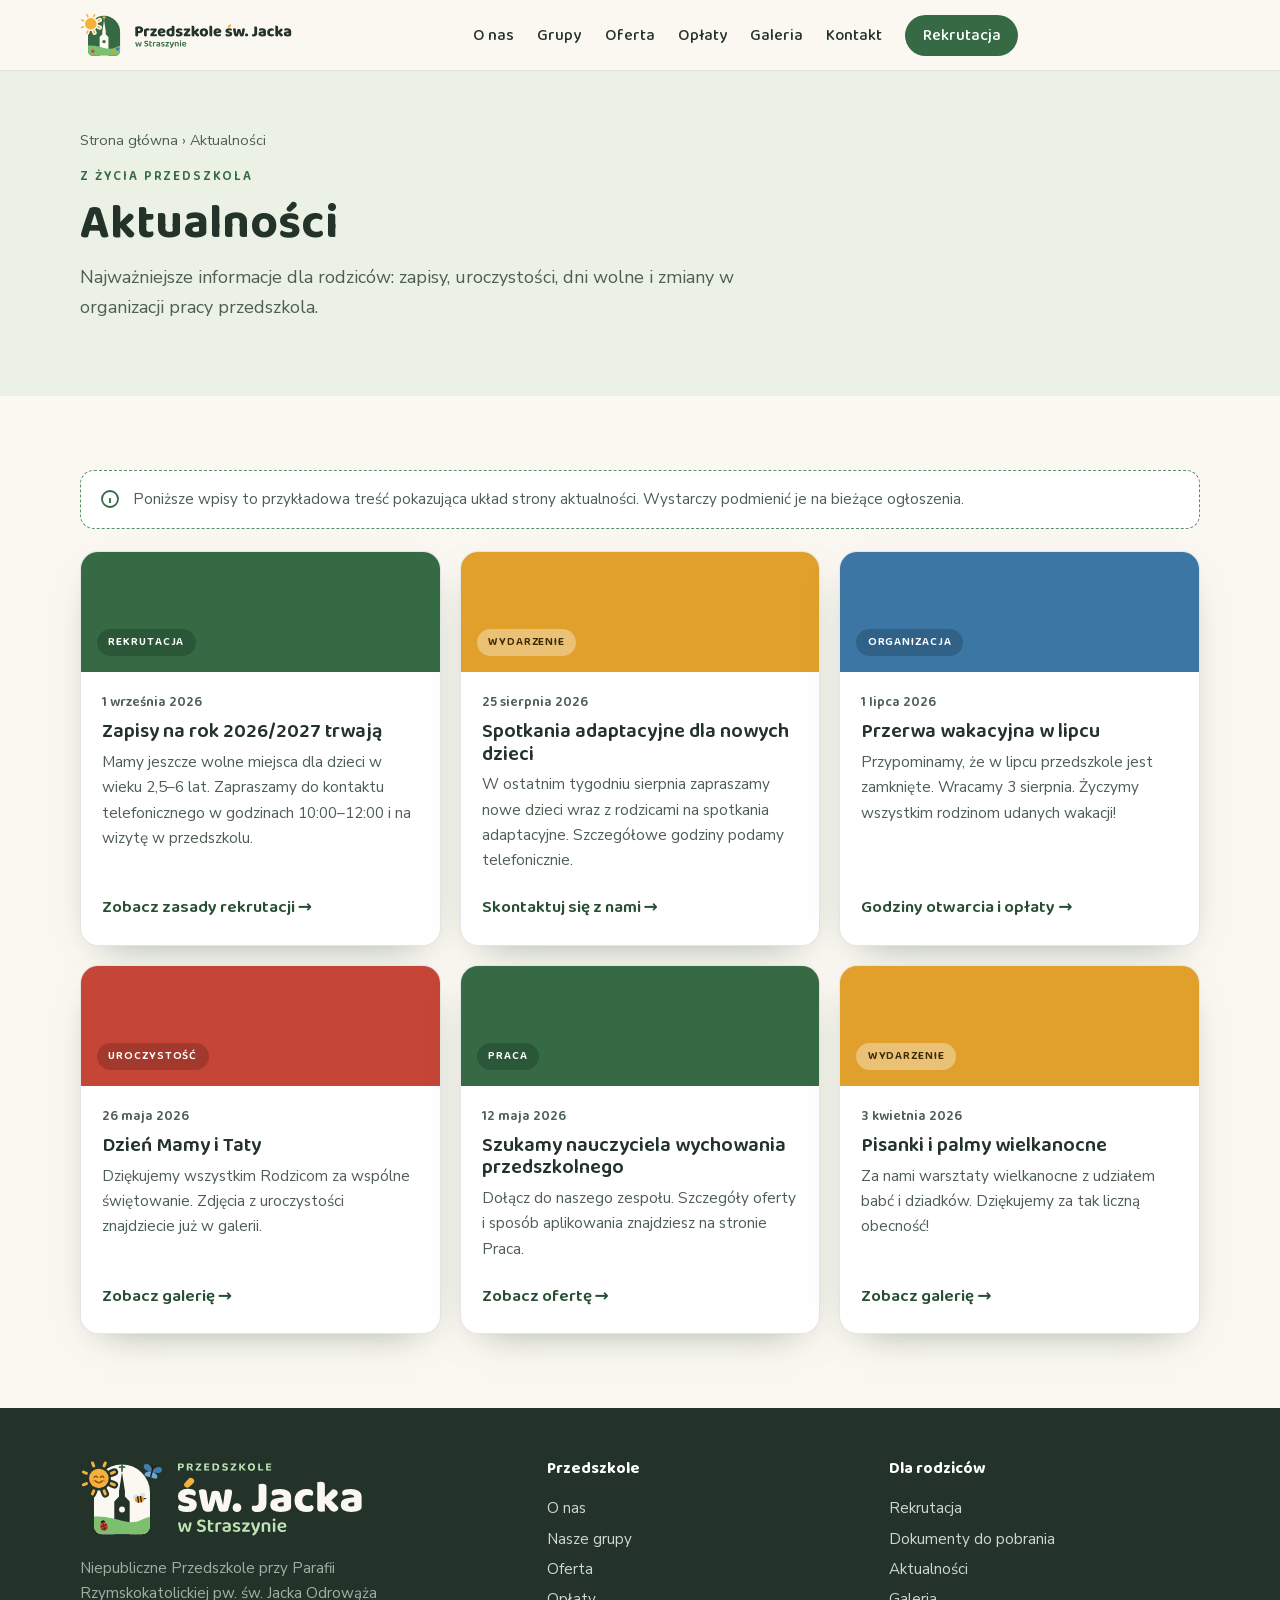
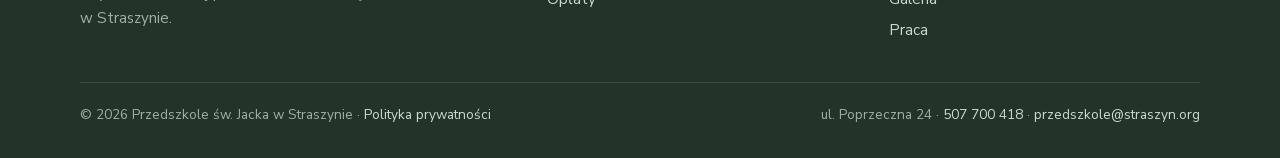
<file: aktualnosci.html>
<!DOCTYPE html>
<html lang="pl">
<head>
<meta charset="utf-8">
<meta name="viewport" content="width=device-width, initial-scale=1">
<script>document.documentElement.classList.add('js')</script>
<title>Aktualności — Przedszkole św. Jacka w Straszynie</title>
<meta name="description" content="Aktualności Przedszkola św. Jacka w Straszynie — zapisy, uroczystości, dni wolne i informacje dla rodziców.">
<!-- seo: generowane przez tools/build_layout.py — nie edytuj ręcznie -->
<link rel="canonical" href="https://krzyhol.github.io/przedszkole-straszyn/aktualnosci.html">
<meta property="og:type" content="website">
<meta property="og:locale" content="pl_PL">
<meta property="og:site_name" content="Przedszkole św. Jacka w Straszynie">
<meta property="og:title" content="Aktualności — Przedszkole św. Jacka w Straszynie">
<meta property="og:description" content="Aktualności Przedszkola św. Jacka w Straszynie — zapisy, uroczystości, dni wolne i informacje dla rodziców.">
<meta property="og:url" content="https://krzyhol.github.io/przedszkole-straszyn/aktualnosci.html">
<meta property="og:image" content="https://krzyhol.github.io/przedszkole-straszyn/brand/favicon/og-image.png">
<meta property="og:image:width" content="1200">
<meta property="og:image:height" content="630">
<meta property="og:image:alt" content="Logo Przedszkola św. Jacka w Straszynie">
<meta name="twitter:card" content="summary_large_image">
<!-- /seo -->
<meta name="theme-color" content="#356a45">
<link rel="icon" href="brand/favicon/favicon.svg" type="image/svg+xml">
<link rel="icon" href="brand/favicon/favicon-32.png" sizes="32x32" type="image/png">
<link rel="apple-touch-icon" href="brand/favicon/apple-touch-icon.png">
<link rel="manifest" href="site.webmanifest">
<link rel="preload" href="assets/fonts/baloo2-latin.woff2" as="font" type="font/woff2" crossorigin>
<link rel="preload" href="assets/fonts/nunitosans-latin.woff2" as="font" type="font/woff2" crossorigin>
<link rel="stylesheet" href="assets/css/fonts.css?v=8c6de29b">
<link rel="stylesheet" href="assets/css/style.css?v=c70b7df2">
<style>
  .news-list{display:grid;grid-template-columns:repeat(3,1fr);gap:1.2rem}
  .card{background:#fff;border:1px solid var(--line);border-radius:var(--r);overflow:hidden;box-shadow:var(--shadow);display:flex;flex-direction:column}
  .card .top{height:120px;display:flex;align-items:flex-end;padding:1rem;color:#fff}
  .card .top .tag{font-family:var(--head);font-weight:600;font-size:.72rem;letter-spacing:.08em;text-transform:uppercase;background:rgba(0,0,0,.18);padding:.25rem .7rem;border-radius:100px}
  .card .top.c-psz{color:var(--honey-ink)}
  .card .top.c-psz .tag{background:rgba(255,255,255,.35)}
  .card .body{padding:1.2rem 1.3rem 1.4rem;display:flex;flex-direction:column;gap:.4rem;flex:1}
  .card time{font-size:.85rem;color:var(--ink-soft);font-family:var(--head);font-weight:600}
  .card h3{font-size:1.25rem}
  .card p{margin:0;color:var(--ink-soft);font-size:.96rem;flex:1}
  .card a.more{font-family:var(--head);font-weight:600;text-decoration:none;margin-top:.4rem;padding:.55rem 0;margin-bottom:-.55rem;align-self:flex-start}
  @media(max-width:880px){.news-list{grid-template-columns:1fr 1fr;gap:1rem}}
  @media(max-width:640px){
    .news-list{grid-template-columns:1fr;gap:.9rem}
    .card .top{height:auto;padding:.75rem 1.15rem}
    .card .body{padding:1rem 1.15rem 1.15rem}
  }
</style>
<script src="assets/js/main.js?v=af6a3788" defer></script>
</head>
<body>

<a class="skip" href="#tresc">Przejdź do treści</a>
<!-- header: generowany z _partials/header.html — edytuj szablon i uruchom tools/build_layout.py -->
<header>
  <div class="wrap nav">
    <a class="brand" href="index.html" aria-label="Przedszkole św. Jacka w Straszynie — strona główna">
      <picture>
        <source media="(min-width: 340px)" srcset="brand/logo/svg/logo-kompaktowe.svg">
        <img class="logo" src="brand/logo/svg/sygnet-mini.svg" alt="" height="48">
      </picture>
    </a>
    <nav aria-label="Menu główne">
      <ul class="menu" id="menu">
        <li><a href="index.html#o-nas">O nas</a></li>
        <li><a href="index.html#grupy">Grupy</a></li>
        <li><a href="index.html#oferta">Oferta</a></li>
        <li><a href="index.html#oplaty">Opłaty</a></li>
        <li><a href="galeria.html">Galeria</a></li>
        <li><a href="index.html#kontakt">Kontakt</a></li>
        <li><a href="rekrutacja.html" class="menu-cta">Rekrutacja</a></li>
        <li class="menu-extra"><a href="tel:+48507700418">📞 507 700 418<small>zapisy i informacje, 10:00–12:00</small></a></li>
      </ul>
    </nav>
    <div class="nav-cta">
      <button type="button" class="burger" id="burger" aria-label="Otwórz menu" aria-expanded="false" aria-controls="menu"><span></span><span></span><span></span></button>
    </div>
  </div>
</header>

<main id="tresc">

<div class="page-hero">
  <div class="wrap">
    <nav class="crumbs" aria-label="Ścieżka nawigacji"><a href="index.html">Strona główna</a> <span aria-hidden="true">›</span> Aktualności</nav>
    <p class="eyebrow">Z życia przedszkola</p>
    <h1>Aktualności</h1>
    <p class="lead">Najważniejsze informacje dla rodziców: zapisy, uroczystości, dni wolne i zmiany w organizacji pracy przedszkola.</p>
  </div>
</div>

<section aria-labelledby="wpisy">
  <div class="wrap">
    <h2 id="wpisy" class="sr-only">Wszystkie wpisy</h2>
    <div class="note">
      <svg width="20" height="20" fill="none" stroke="currentColor" stroke-width="1.8"><circle cx="10" cy="10" r="8"/><path d="M10 9v5M10 6h.01"/></svg>
      <span>Poniższe wpisy to przykładowa treść pokazująca układ strony aktualności. Wystarczy podmienić je na bieżące ogłoszenia.</span>
    </div>
    <div class="news-list">
      <article class="card reveal">
        <div class="top c-leaf"><span class="tag">Rekrutacja</span></div>
        <div class="body">
          <time datetime="2026-09-01">1 września 2026</time>
          <h3>Zapisy na rok 2026/2027 trwają</h3>
          <p>Mamy jeszcze wolne miejsca dla dzieci w wieku 2,5–6 lat. Zapraszamy do kontaktu telefonicznego w godzinach 10:00–12:00 i na wizytę w przedszkolu.</p>
          <a class="more" href="rekrutacja.html">Zobacz zasady rekrutacji →</a>
        </div>
      </article>
      <article class="card reveal">
        <div class="top c-psz"><span class="tag">Wydarzenie</span></div>
        <div class="body">
          <time datetime="2026-08-25">25 sierpnia 2026</time>
          <h3>Spotkania adaptacyjne dla nowych dzieci</h3>
          <p>W ostatnim tygodniu sierpnia zapraszamy nowe dzieci wraz z rodzicami na spotkania adaptacyjne. Szczegółowe godziny podamy telefonicznie.</p>
          <a class="more" href="index.html#kontakt">Skontaktuj się z nami →</a>
        </div>
      </article>
      <article class="card reveal">
        <div class="top c-mot"><span class="tag">Organizacja</span></div>
        <div class="body">
          <time datetime="2026-07-01">1 lipca 2026</time>
          <h3>Przerwa wakacyjna w lipcu</h3>
          <p>Przypominamy, że w lipcu przedszkole jest zamknięte. Wracamy 3 sierpnia. Życzymy wszystkim rodzinom udanych wakacji!</p>
          <a class="more" href="index.html#oplaty">Godziny otwarcia i opłaty →</a>
        </div>
      </article>
      <article class="card reveal">
        <div class="top c-bied"><span class="tag">Uroczystość</span></div>
        <div class="body">
          <time datetime="2026-05-26">26 maja 2026</time>
          <h3>Dzień Mamy i Taty</h3>
          <p>Dziękujemy wszystkim Rodzicom za wspólne świętowanie. Zdjęcia z uroczystości znajdziecie już w galerii.</p>
          <a class="more" href="galeria.html">Zobacz galerię →</a>
        </div>
      </article>
      <article class="card reveal">
        <div class="top c-leaf"><span class="tag">Praca</span></div>
        <div class="body">
          <time datetime="2026-05-12">12 maja 2026</time>
          <h3>Szukamy nauczyciela wychowania przedszkolnego</h3>
          <p>Dołącz do naszego zespołu. Szczegóły oferty i sposób aplikowania znajdziesz na stronie Praca.</p>
          <a class="more" href="praca.html">Zobacz ofertę →</a>
        </div>
      </article>
      <article class="card reveal">
        <div class="top c-psz"><span class="tag">Wydarzenie</span></div>
        <div class="body">
          <time datetime="2026-04-03">3 kwietnia 2026</time>
          <h3>Pisanki i palmy wielkanocne</h3>
          <p>Za nami warsztaty wielkanocne z udziałem babć i dziadków. Dziękujemy za tak liczną obecność!</p>
          <a class="more" href="galeria.html">Zobacz galerię →</a>
        </div>
      </article>
    </div>
  </div>
</section>
</main>

<!-- footer: generowany z _partials/footer.html — edytuj szablon i uruchom tools/build_layout.py -->
<footer>
  <div class="wrap">
    <div class="foot-grid">
      <div>
        <a class="brand" href="index.html" aria-label="Przedszkole św. Jacka w Straszynie — strona główna">
          <img class="logo" src="brand/logo/svg/logo-poziome-negatyw.svg" alt="" height="84">
        </a>
        <p class="foot-about">Niepubliczne Przedszkole przy Parafii Rzymskokatolickiej pw. św. Jacka Odrowąża w Straszynie.</p>
      </div>
      <div>
        <h2>Przedszkole</h2>
        <ul>
          <li><a href="index.html#o-nas">O nas</a></li>
          <li><a href="index.html#grupy">Nasze grupy</a></li>
          <li><a href="index.html#oferta">Oferta</a></li>
          <li><a href="index.html#oplaty">Opłaty</a></li>
        </ul>
      </div>
      <div>
        <h2>Dla rodziców</h2>
        <ul>
          <li><a href="rekrutacja.html">Rekrutacja</a></li>
          <li><a href="dokumenty.html">Dokumenty do pobrania</a></li>
          <li><a href="aktualnosci.html">Aktualności</a></li>
          <li><a href="galeria.html">Galeria</a></li>
          <li><a href="praca.html">Praca</a></li>
        </ul>
      </div>
    </div>
    <div class="foot-bottom">
      <span>© 2026 Przedszkole św. Jacka w Straszynie · <a href="polityka-prywatnosci.html">Polityka prywatności</a></span>
      <span>ul. Poprzeczna 24 · <a href="tel:+48507700418">507 700 418</a> · <a href="mailto:przedszkole@straszyn.org">przedszkole@straszyn.org</a></span>
    </div>
  </div>
  <a class="to-top" href="#top" aria-label="Wróć na górę strony"><svg width="22" height="22" fill="none" stroke="currentColor" stroke-width="2.4" stroke-linecap="round" stroke-linejoin="round" aria-hidden="true"><path d="M11 18V5M5 11l6-6 6 6"/></svg></a>
</footer>
</body>
</html>
</file>
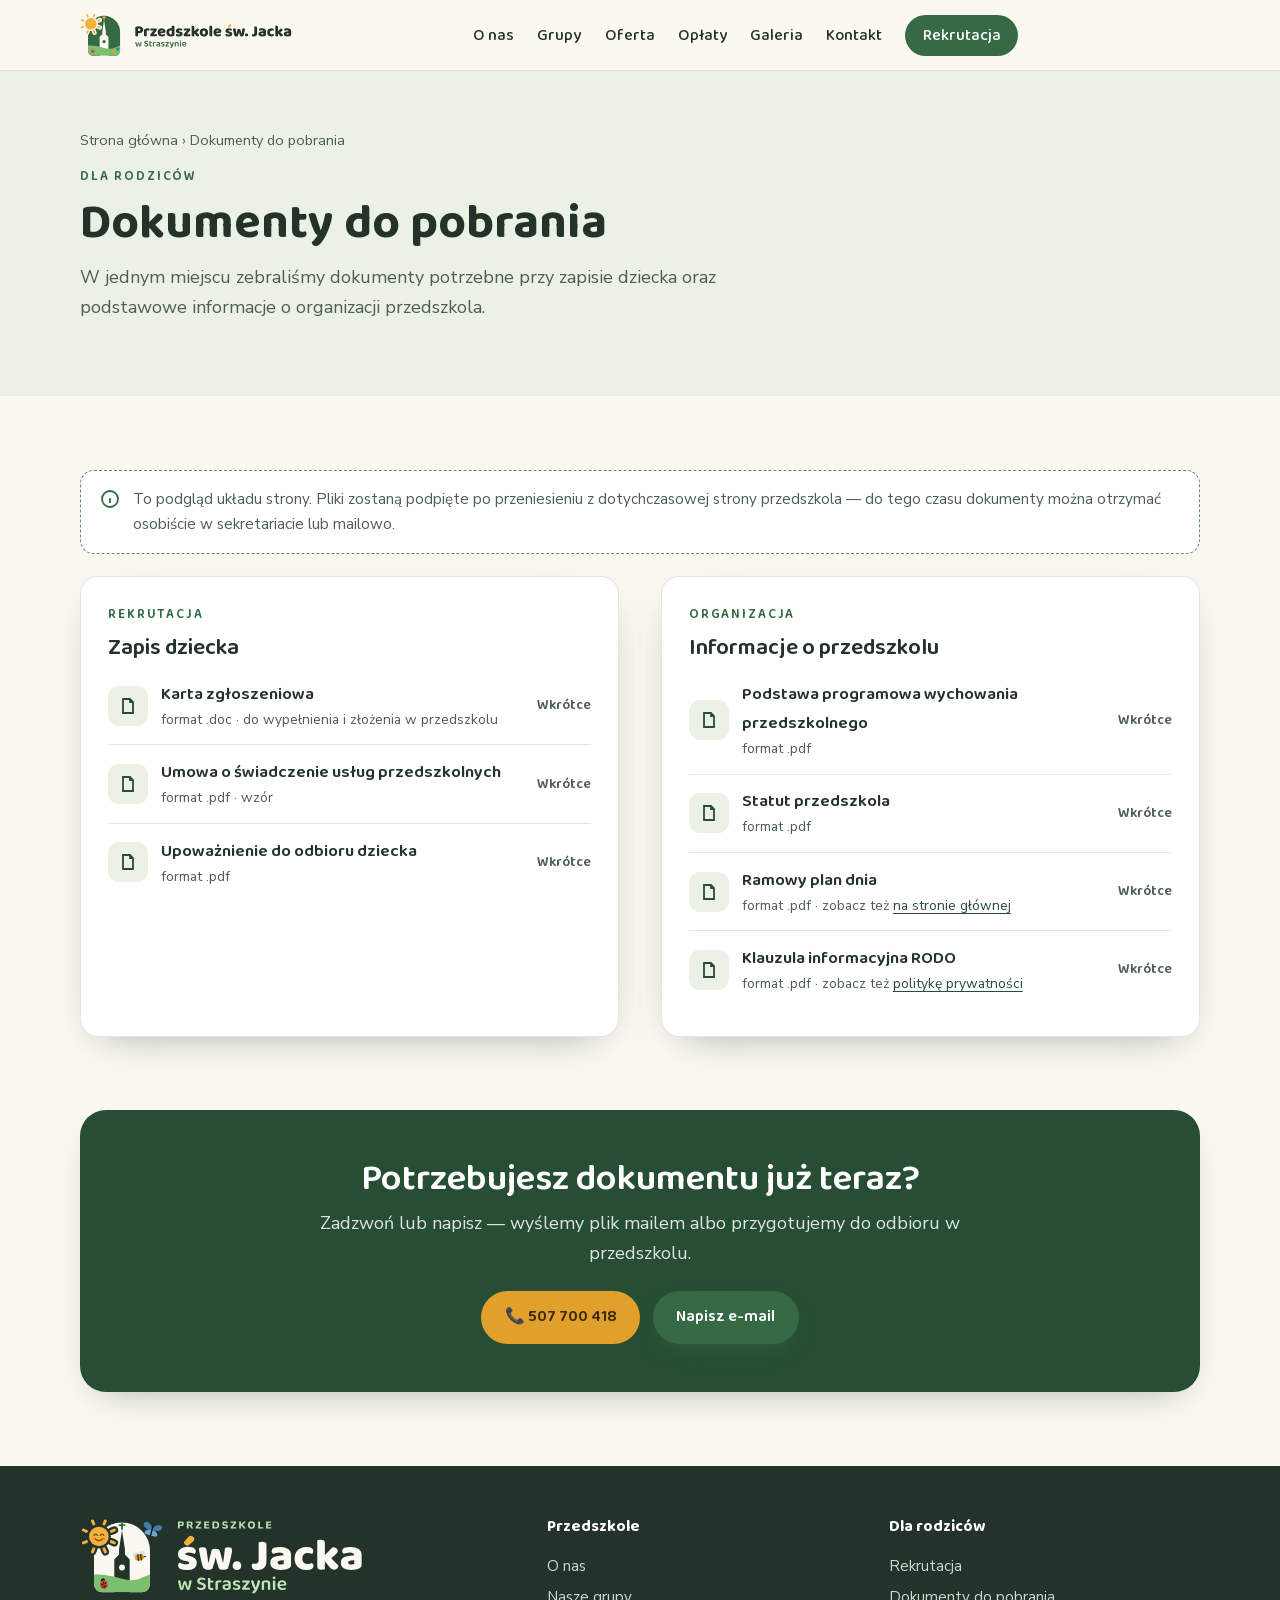
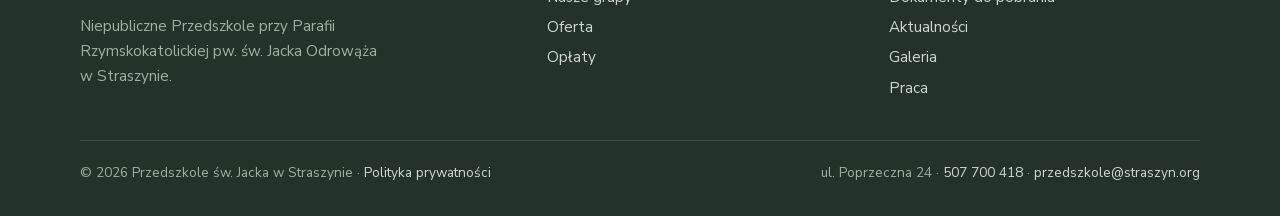
<file: dokumenty.html>
<!DOCTYPE html>
<html lang="pl">
<head>
<meta charset="utf-8">
<meta name="viewport" content="width=device-width, initial-scale=1">
<script>document.documentElement.classList.add('js')</script>
<title>Dokumenty do pobrania — Przedszkole św. Jacka w Straszynie</title>
<meta name="description" content="Dokumenty do pobrania Przedszkola św. Jacka w Straszynie: karta zgłoszeniowa, umowa, statut, podstawa programowa, klauzula RODO.">
<!-- seo: generowane przez tools/build_layout.py — nie edytuj ręcznie -->
<link rel="canonical" href="https://krzyhol.github.io/przedszkole-straszyn/dokumenty.html">
<meta property="og:type" content="website">
<meta property="og:locale" content="pl_PL">
<meta property="og:site_name" content="Przedszkole św. Jacka w Straszynie">
<meta property="og:title" content="Dokumenty do pobrania — Przedszkole św. Jacka w Straszynie">
<meta property="og:description" content="Dokumenty do pobrania Przedszkola św. Jacka w Straszynie: karta zgłoszeniowa, umowa, statut, podstawa programowa, klauzula RODO.">
<meta property="og:url" content="https://krzyhol.github.io/przedszkole-straszyn/dokumenty.html">
<meta property="og:image" content="https://krzyhol.github.io/przedszkole-straszyn/brand/favicon/og-image.png">
<meta property="og:image:width" content="1200">
<meta property="og:image:height" content="630">
<meta property="og:image:alt" content="Logo Przedszkola św. Jacka w Straszynie">
<meta name="twitter:card" content="summary_large_image">
<!-- /seo -->
<meta name="theme-color" content="#356a45">
<link rel="icon" href="brand/favicon/favicon.svg" type="image/svg+xml">
<link rel="icon" href="brand/favicon/favicon-32.png" sizes="32x32" type="image/png">
<link rel="apple-touch-icon" href="brand/favicon/apple-touch-icon.png">
<link rel="manifest" href="site.webmanifest">
<link rel="preload" href="assets/fonts/baloo2-latin.woff2" as="font" type="font/woff2" crossorigin>
<link rel="preload" href="assets/fonts/nunitosans-latin.woff2" as="font" type="font/woff2" crossorigin>
<link rel="stylesheet" href="assets/css/fonts.css?v=8c6de29b">
<link rel="stylesheet" href="assets/css/style.css?v=c70b7df2">
<style>
  .panel h2{font-size:1.4rem}
  @media(max-width:880px){.two{grid-template-columns:1fr}}
</style>
<script src="assets/js/main.js?v=af6a3788" defer></script>
</head>
<body>

<svg class="sprite" aria-hidden="true">
  <symbol id="i-file" viewBox="0 0 20 20" fill="none" stroke="currentColor" stroke-width="1.8"><path d="M5 3h7l3 3v11H5zM12 3v3h3"/></symbol>
</svg>

<a class="skip" href="#tresc">Przejdź do treści</a>
<!-- header: generowany z _partials/header.html — edytuj szablon i uruchom tools/build_layout.py -->
<header>
  <div class="wrap nav">
    <a class="brand" href="index.html" aria-label="Przedszkole św. Jacka w Straszynie — strona główna">
      <picture>
        <source media="(min-width: 340px)" srcset="brand/logo/svg/logo-kompaktowe.svg">
        <img class="logo" src="brand/logo/svg/sygnet-mini.svg" alt="" height="48">
      </picture>
    </a>
    <nav aria-label="Menu główne">
      <ul class="menu" id="menu">
        <li><a href="index.html#o-nas">O nas</a></li>
        <li><a href="index.html#grupy">Grupy</a></li>
        <li><a href="index.html#oferta">Oferta</a></li>
        <li><a href="index.html#oplaty">Opłaty</a></li>
        <li><a href="galeria.html">Galeria</a></li>
        <li><a href="index.html#kontakt">Kontakt</a></li>
        <li><a href="rekrutacja.html" class="menu-cta">Rekrutacja</a></li>
        <li class="menu-extra"><a href="tel:+48507700418">📞 507 700 418<small>zapisy i informacje, 10:00–12:00</small></a></li>
      </ul>
    </nav>
    <div class="nav-cta">
      <button type="button" class="burger" id="burger" aria-label="Otwórz menu" aria-expanded="false" aria-controls="menu"><span></span><span></span><span></span></button>
    </div>
  </div>
</header>

<main id="tresc">

<div class="page-hero">
  <div class="wrap">
    <nav class="crumbs" aria-label="Ścieżka nawigacji"><a href="index.html">Strona główna</a> <span aria-hidden="true">›</span> Dokumenty do pobrania</nav>
    <p class="eyebrow">Dla rodziców</p>
    <h1>Dokumenty do pobrania</h1>
    <p class="lead">W jednym miejscu zebraliśmy dokumenty potrzebne przy zapisie dziecka oraz podstawowe informacje o organizacji przedszkola.</p>
  </div>
</div>

<section>
  <div class="wrap">
    <div class="note">
      <svg width="20" height="20" fill="none" stroke="currentColor" stroke-width="1.8"><circle cx="10" cy="10" r="8"/><path d="M10 9v5M10 6h.01"/></svg>
      <span>To podgląd układu strony. Pliki zostaną podpięte po przeniesieniu z dotychczasowej strony przedszkola — do tego czasu dokumenty można otrzymać osobiście w sekretariacie lub mailowo.</span>
    </div>
    <div class="two">
      <div class="panel reveal">
        <p class="eyebrow">Rekrutacja</p>
        <h2>Zapis dziecka</h2>
        <ul class="docs">
        <li id="karta">
          <span class="file" aria-hidden="true"><svg width="20" height="20"><use href="#i-file"/></svg></span>
          <span><b>Karta zgłoszeniowa</b><small>format .doc · do wypełnienia i złożenia w przedszkolu</small></span>
          <span class="dl soon" title="Plik zostanie podpięty po przeniesieniu z dotychczasowej strony">Wkrótce</span>
        </li>
        <li id="umowa">
          <span class="file" aria-hidden="true"><svg width="20" height="20"><use href="#i-file"/></svg></span>
          <span><b>Umowa o świadczenie usług przedszkolnych</b><small>format .pdf · wzór</small></span>
          <span class="dl soon" title="Plik zostanie podpięty po przeniesieniu z dotychczasowej strony">Wkrótce</span>
        </li>
        <li id="upowaznienie">
          <span class="file" aria-hidden="true"><svg width="20" height="20"><use href="#i-file"/></svg></span>
          <span><b>Upoważnienie do odbioru dziecka</b><small>format .pdf</small></span>
          <span class="dl soon" title="Plik zostanie podpięty po przeniesieniu z dotychczasowej strony">Wkrótce</span>
        </li>
        </ul>
      </div>
      <div class="panel reveal">
        <p class="eyebrow">Organizacja</p>
        <h2>Informacje o przedszkolu</h2>
        <ul class="docs">
        <li id="podstawa">
          <span class="file" aria-hidden="true"><svg width="20" height="20"><use href="#i-file"/></svg></span>
          <span><b>Podstawa programowa wychowania przedszkolnego</b><small>format .pdf</small></span>
          <span class="dl soon" title="Plik zostanie podpięty po przeniesieniu z dotychczasowej strony">Wkrótce</span>
        </li>
        <li id="statut">
          <span class="file" aria-hidden="true"><svg width="20" height="20"><use href="#i-file"/></svg></span>
          <span><b>Statut przedszkola</b><small>format .pdf</small></span>
          <span class="dl soon" title="Plik zostanie podpięty po przeniesieniu z dotychczasowej strony">Wkrótce</span>
        </li>
        <li id="plan-dnia">
          <span class="file" aria-hidden="true"><svg width="20" height="20"><use href="#i-file"/></svg></span>
          <span><b>Ramowy plan dnia</b><small>format .pdf · zobacz też <a href="index.html#oferta">na stronie głównej</a></small></span>
          <span class="dl soon" title="Plik zostanie podpięty po przeniesieniu z dotychczasowej strony">Wkrótce</span>
        </li>
        <li id="rodo">
          <span class="file" aria-hidden="true"><svg width="20" height="20"><use href="#i-file"/></svg></span>
          <span><b>Klauzula informacyjna RODO</b><small>format .pdf · zobacz też <a href="polityka-prywatnosci.html">politykę prywatności</a></small></span>
          <span class="dl soon" title="Plik zostanie podpięty po przeniesieniu z dotychczasowej strony">Wkrótce</span>
        </li>
        </ul>
      </div>
    </div>
  </div>
</section>

<section class="flush">
  <div class="wrap">
    <div class="cta-band centered reveal">
      <h2>Potrzebujesz dokumentu już teraz?</h2>
      <p class="lead">Zadzwoń lub napisz — wyślemy plik mailem albo przygotujemy do odbioru w przedszkolu.</p>
      <div class="actions">
        <a class="btn btn-honey" href="tel:+48507700418">📞 507 700 418</a>
        <a class="btn btn-primary" href="mailto:przedszkole@straszyn.org?subject=Pro%C5%9Bba%20o%20dokumenty">Napisz e-mail</a>
      </div>
    </div>
  </div>
</section>
</main>

<!-- footer: generowany z _partials/footer.html — edytuj szablon i uruchom tools/build_layout.py -->
<footer>
  <div class="wrap">
    <div class="foot-grid">
      <div>
        <a class="brand" href="index.html" aria-label="Przedszkole św. Jacka w Straszynie — strona główna">
          <img class="logo" src="brand/logo/svg/logo-poziome-negatyw.svg" alt="" height="84">
        </a>
        <p class="foot-about">Niepubliczne Przedszkole przy Parafii Rzymskokatolickiej pw. św. Jacka Odrowąża w Straszynie.</p>
      </div>
      <div>
        <h2>Przedszkole</h2>
        <ul>
          <li><a href="index.html#o-nas">O nas</a></li>
          <li><a href="index.html#grupy">Nasze grupy</a></li>
          <li><a href="index.html#oferta">Oferta</a></li>
          <li><a href="index.html#oplaty">Opłaty</a></li>
        </ul>
      </div>
      <div>
        <h2>Dla rodziców</h2>
        <ul>
          <li><a href="rekrutacja.html">Rekrutacja</a></li>
          <li><a href="dokumenty.html">Dokumenty do pobrania</a></li>
          <li><a href="aktualnosci.html">Aktualności</a></li>
          <li><a href="galeria.html">Galeria</a></li>
          <li><a href="praca.html">Praca</a></li>
        </ul>
      </div>
    </div>
    <div class="foot-bottom">
      <span>© 2026 Przedszkole św. Jacka w Straszynie · <a href="polityka-prywatnosci.html">Polityka prywatności</a></span>
      <span>ul. Poprzeczna 24 · <a href="tel:+48507700418">507 700 418</a> · <a href="mailto:przedszkole@straszyn.org">przedszkole@straszyn.org</a></span>
    </div>
  </div>
  <a class="to-top" href="#top" aria-label="Wróć na górę strony"><svg width="22" height="22" fill="none" stroke="currentColor" stroke-width="2.4" stroke-linecap="round" stroke-linejoin="round" aria-hidden="true"><path d="M11 18V5M5 11l6-6 6 6"/></svg></a>
</footer>
</body>
</html>
</file>
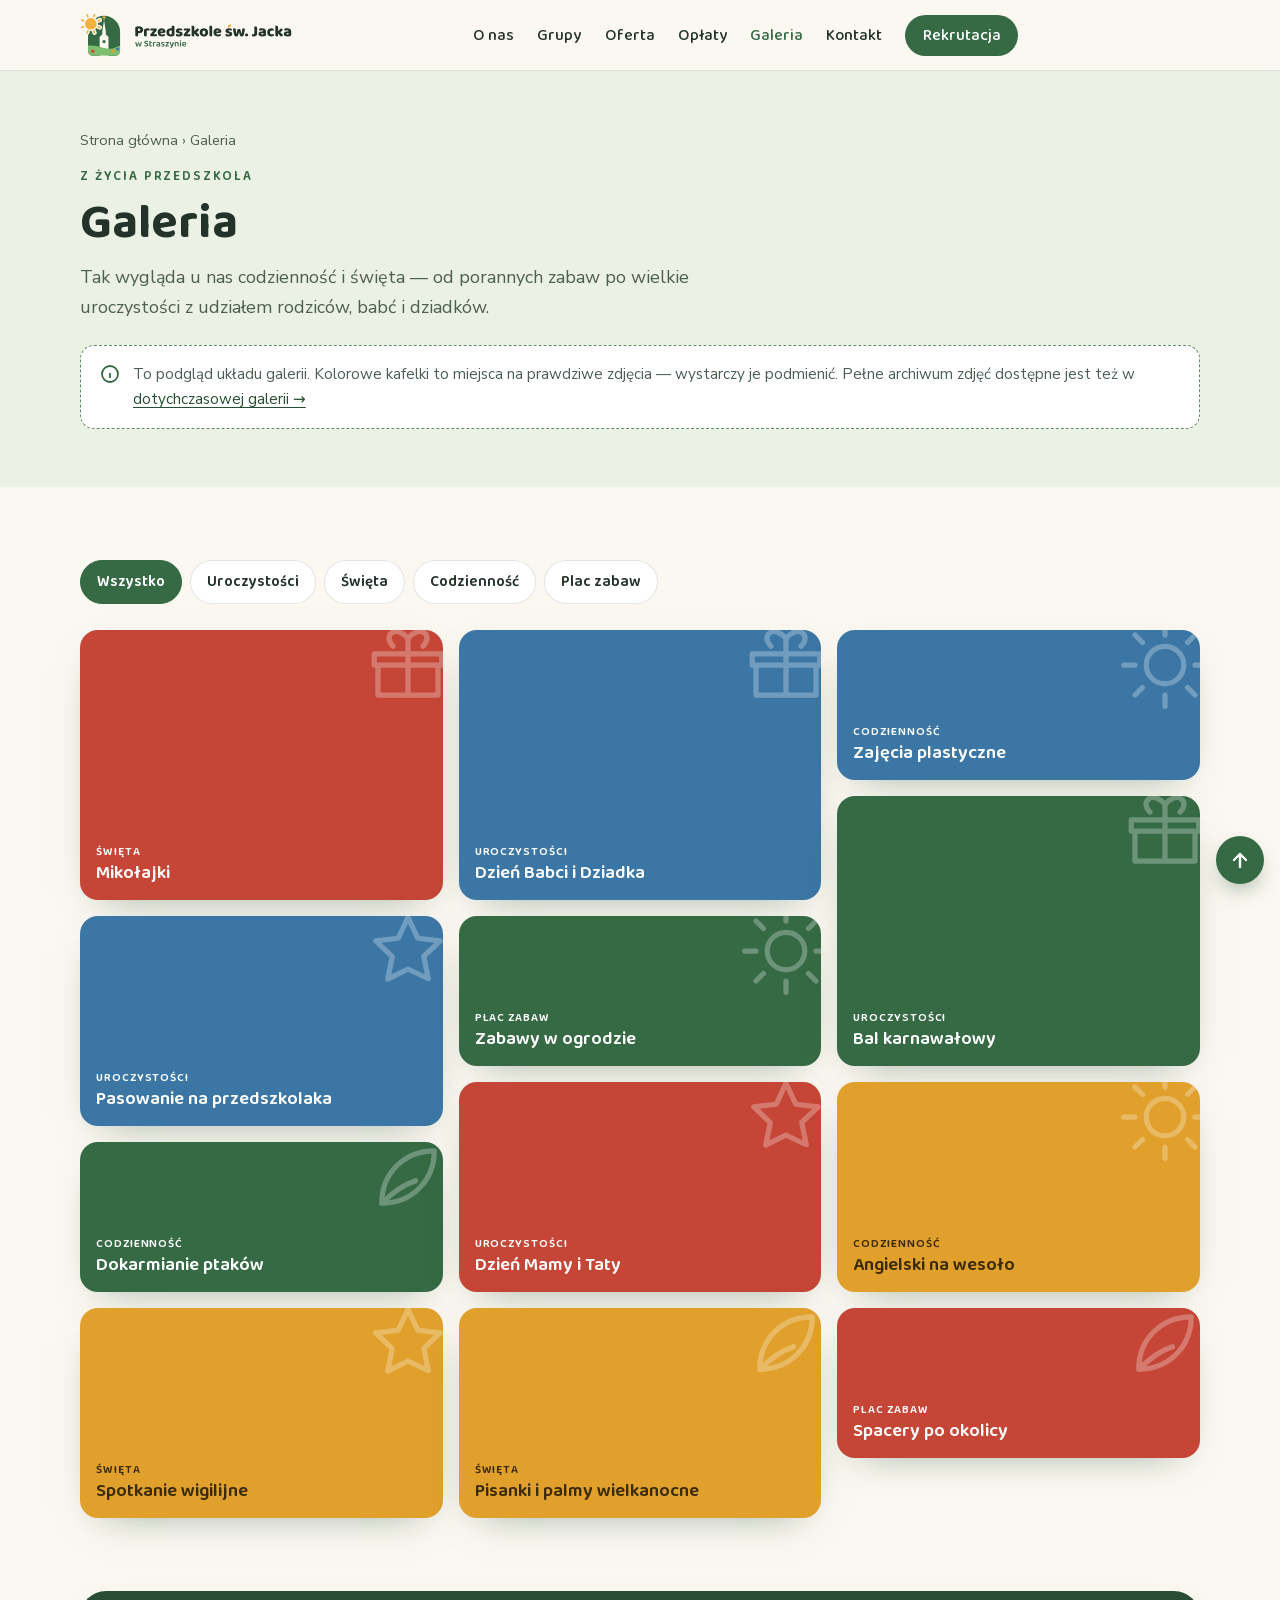
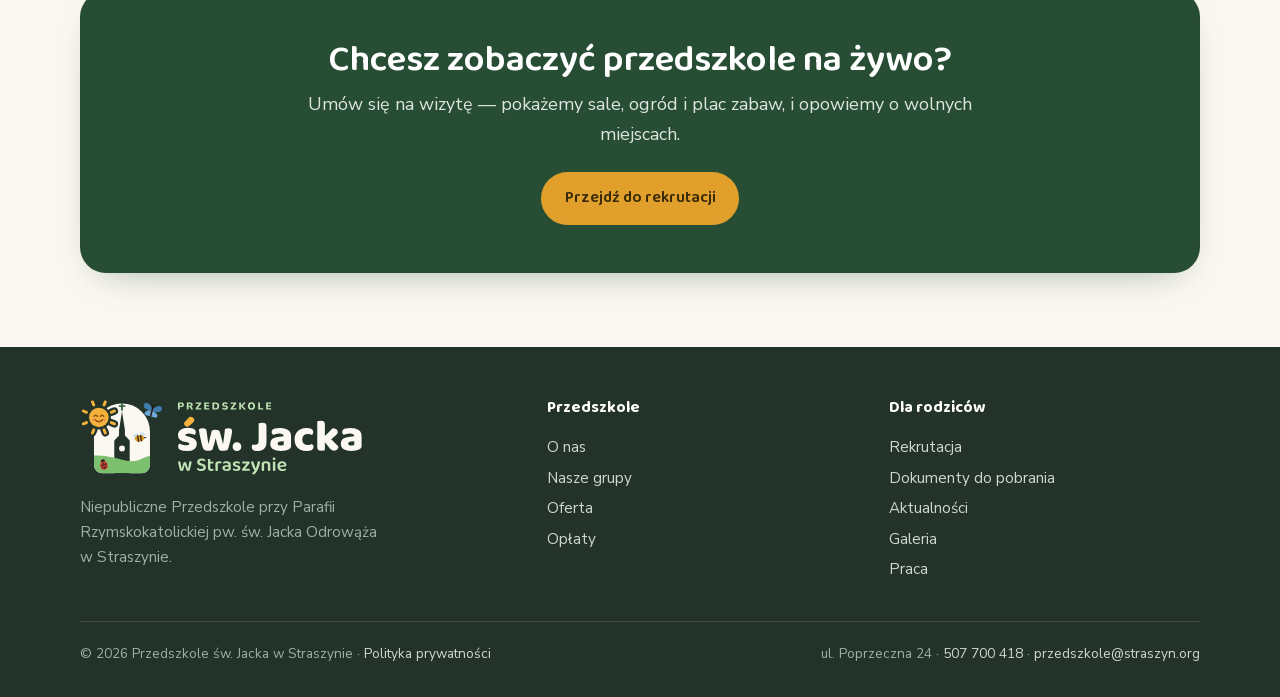
<file: galeria.html>
<!DOCTYPE html>
<html lang="pl">
<head>
<meta charset="utf-8">
<meta name="viewport" content="width=device-width, initial-scale=1">
<title>Galeria — Przedszkole św. Jacka w Straszynie</title>
<meta name="description" content="Galeria zdjęć z życia Przedszkola św. Jacka w Straszynie — uroczystości, święta, codzienność i zabawy na placu.">
<!-- seo: generowane przez tools/build_layout.py — nie edytuj ręcznie -->
<link rel="canonical" href="https://krzyhol.github.io/przedszkole-straszyn/galeria.html">
<meta property="og:type" content="website">
<meta property="og:locale" content="pl_PL">
<meta property="og:site_name" content="Przedszkole św. Jacka w Straszynie">
<meta property="og:title" content="Galeria — Przedszkole św. Jacka w Straszynie">
<meta property="og:description" content="Galeria zdjęć z życia Przedszkola św. Jacka w Straszynie — uroczystości, święta, codzienność i zabawy na placu.">
<meta property="og:url" content="https://krzyhol.github.io/przedszkole-straszyn/galeria.html">
<meta property="og:image" content="https://krzyhol.github.io/przedszkole-straszyn/brand/favicon/og-image.png">
<meta property="og:image:width" content="1200">
<meta property="og:image:height" content="630">
<meta property="og:image:alt" content="Logo Przedszkola św. Jacka w Straszynie">
<meta name="twitter:card" content="summary_large_image">
<!-- /seo -->
<meta name="theme-color" content="#356a45">
<link rel="icon" href="brand/favicon/favicon.svg" type="image/svg+xml">
<link rel="icon" href="brand/favicon/favicon-32.png" sizes="32x32" type="image/png">
<link rel="apple-touch-icon" href="brand/favicon/apple-touch-icon.png">
<link rel="manifest" href="site.webmanifest">
<link rel="preload" href="assets/fonts/baloo2-latin.woff2" as="font" type="font/woff2" crossorigin>
<link rel="preload" href="assets/fonts/nunitosans-latin.woff2" as="font" type="font/woff2" crossorigin>
<link rel="stylesheet" href="assets/css/fonts.css?v=8c6de29b">
<link rel="stylesheet" href="assets/css/style.css?v=c70b7df2">
<style>
  .filters{display:flex;flex-wrap:wrap;gap:.5rem;margin-bottom:1.6rem}
  .filter{font-family:var(--head);font-weight:600;font-size:.95rem;background:#fff;border:1px solid var(--line);color:var(--ink);padding:.5rem 1rem;min-height:44px;border-radius:100px;cursor:pointer;transition:.18s}
  .filter:hover{border-color:var(--leaf)}
  .filter.active{background:var(--leaf);color:#fff;border-color:var(--leaf)}

  .gallery{columns:3;column-gap:1rem}
  .tile{break-inside:avoid;margin-bottom:1rem;border-radius:var(--r);overflow:hidden;position:relative;display:block;box-shadow:var(--shadow);cursor:pointer;border:0;width:100%;text-align:left;padding:0}
  .tile .ph{display:flex;align-items:flex-end;padding:1rem;color:#fff;position:relative}
  .tile .ph svg.bgicon{position:absolute;top:-10px;right:-10px;width:90px;height:90px;opacity:.28;fill:none;stroke:#fff;stroke-width:1.4;stroke-linecap:round;stroke-linejoin:round}
  .tile .meta{display:block;position:relative;z-index:1}
  .tile .cat{display:block;font-family:var(--head);font-weight:600;font-size:.72rem;letter-spacing:.08em;text-transform:uppercase}
  .tile .ttl{display:block;font-family:var(--head);line-height:1.15;color:#fff;font-size:1.15rem;font-weight:600;margin-top:.1rem}
  .tile.t-sm .ph{min-height:150px}
  .tile.t-md .ph{min-height:210px}
  .tile.t-lg .ph{min-height:270px}
  .tile .c-psz,.tile .c-psz .ttl{color:var(--honey-ink)}
  .tile .hint{position:absolute;inset:0;display:grid;place-items:center;transition:background .2s}
  @media(hover:hover){.tile:hover .hint{background:rgba(35,51,42,.28)}}
  .tile .hint span{font-family:var(--head);font-weight:600;color:#fff;opacity:0;transform:translateY(6px);transition:.2s;font-size:.9rem;background:rgba(0,0,0,.25);padding:.35rem .8rem;border-radius:100px}
  @media(hover:hover){.tile:hover .hint span{opacity:1;transform:none}}

  @media(max-width:880px){.gallery{columns:2}}
  @media(max-width:640px){
    .filters{flex-wrap:nowrap;overflow-x:auto;margin:0 -4vw 1.2rem;padding:0 4vw .2rem;scroll-padding-inline:4vw;scroll-snap-type:x proximity;scrollbar-width:none}
    .filters::-webkit-scrollbar{display:none}
    .filter{flex:none;scroll-snap-align:start}
    .gallery{column-gap:.7rem}
    .tile{margin-bottom:.7rem}
    .tile .ph{padding:.8rem}
    .tile .ttl{font-size:1rem}
    .tile .ph svg.bgicon{width:64px;height:64px}
    .tile.t-sm .ph{min-height:120px}
    .tile.t-md .ph{min-height:160px}
    .tile.t-lg .ph{min-height:200px}
  }
</style>
<script src="assets/js/main.js?v=af6a3788" defer></script>
</head>
<body>

<svg class="sprite" aria-hidden="true">
  <symbol id="i-star" viewBox="0 0 24 24"><path d="M12 3l2.6 5.6 6 .7-4.4 4.1 1.2 6L12 16.8 6.6 19.5l1.2-6L3.4 9.3l6-.7z"/></symbol>
  <symbol id="i-leaf" viewBox="0 0 24 24"><path d="M5 19c0-8 6-14 14-14 0 8-6 14-14 14zM5 19c3-3 6-5 9-6"/></symbol>
  <symbol id="i-gift" viewBox="0 0 24 24"><path d="M3 9h18v3H3zM4 12h16v8H4zM12 5v15M12 5C9 1 5 4 8 7M12 5c3-4 7-1 4 2"/></symbol>
  <symbol id="i-sun" viewBox="0 0 24 24"><circle cx="12" cy="12" r="5"/><path d="M12 1v3M12 20v3M1 12h3M20 12h3M4 4l2 2M18 18l2 2M20 4l-2 2M6 18l-2 2"/></symbol>
</svg>

<a class="skip" href="#tresc">Przejdź do treści</a>
<!-- header: generowany z _partials/header.html — edytuj szablon i uruchom tools/build_layout.py -->
<header>
  <div class="wrap nav">
    <a class="brand" href="index.html" aria-label="Przedszkole św. Jacka w Straszynie — strona główna">
      <picture>
        <source media="(min-width: 340px)" srcset="brand/logo/svg/logo-kompaktowe.svg">
        <img class="logo" src="brand/logo/svg/sygnet-mini.svg" alt="" height="48">
      </picture>
    </a>
    <nav aria-label="Menu główne">
      <ul class="menu" id="menu">
        <li><a href="index.html#o-nas">O nas</a></li>
        <li><a href="index.html#grupy">Grupy</a></li>
        <li><a href="index.html#oferta">Oferta</a></li>
        <li><a href="index.html#oplaty">Opłaty</a></li>
        <li><a href="galeria.html" aria-current="page">Galeria</a></li>
        <li><a href="index.html#kontakt">Kontakt</a></li>
        <li><a href="rekrutacja.html" class="menu-cta">Rekrutacja</a></li>
        <li class="menu-extra"><a href="tel:+48507700418">📞 507 700 418<small>zapisy i informacje, 10:00–12:00</small></a></li>
      </ul>
    </nav>
    <div class="nav-cta">
      <button type="button" class="burger" id="burger" aria-label="Otwórz menu" aria-expanded="false" aria-controls="menu"><span></span><span></span><span></span></button>
    </div>
  </div>
</header>

<main id="tresc">

<div class="page-hero">
  <div class="wrap">
    <nav class="crumbs" aria-label="Ścieżka nawigacji"><a href="index.html">Strona główna</a> <span aria-hidden="true">›</span> Galeria</nav>
    <p class="eyebrow">Z życia przedszkola</p>
    <h1>Galeria</h1>
    <p class="lead">Tak wygląda u nas codzienność i święta — od porannych zabaw po wielkie uroczystości z udziałem rodziców, babć i dziadków.</p>
    <div class="note">
      <svg width="20" height="20" fill="none" stroke="currentColor" stroke-width="1.8"><circle cx="10" cy="10" r="8"/><path d="M10 9v5M10 6h.01"/></svg>
      <span>To podgląd układu galerii. Kolorowe kafelki to miejsca na prawdziwe zdjęcia — wystarczy je podmienić. Pełne archiwum zdjęć dostępne jest też w <a href="https://galeria.przedszkole.straszyn.org" target="_blank" rel="noopener">dotychczasowej galerii →</a></span>
    </div>
  </div>
</div>

<section aria-labelledby="zdjecia">
  <div class="wrap">
    <h2 id="zdjecia" class="sr-only">Zdjęcia</h2>
    <div class="filters" id="filters" role="group" aria-label="Filtruj zdjęcia">
      <button type="button" class="filter active" aria-pressed="true" data-cat="all">Wszystko</button>
      <button type="button" class="filter" aria-pressed="false" data-cat="uroczystosci">Uroczystości</button>
      <button type="button" class="filter" aria-pressed="false" data-cat="swieta">Święta</button>
      <button type="button" class="filter" aria-pressed="false" data-cat="codziennosc">Codzienność</button>
      <button type="button" class="filter" aria-pressed="false" data-cat="plac">Plac zabaw</button>
    </div>

    <div class="gallery" id="gallery">
      <button type="button" class="tile t-lg" data-cat="swieta"><span class="ph c-bied"><svg class="bgicon" aria-hidden="true"><use href="#i-gift"/></svg><span class="meta"><span class="cat">Święta</span><span class="ttl">Mikołajki</span></span></span><span class="hint"><span>Wstaw zdjęcie</span></span></button>
      <button type="button" class="tile t-md" data-cat="uroczystosci"><span class="ph c-mot"><svg class="bgicon" aria-hidden="true"><use href="#i-star"/></svg><span class="meta"><span class="cat">Uroczystości</span><span class="ttl">Pasowanie na przedszkolaka</span></span></span><span class="hint"><span>Wstaw zdjęcie</span></span></button>
      <button type="button" class="tile t-sm" data-cat="codziennosc"><span class="ph c-leaf"><svg class="bgicon" aria-hidden="true"><use href="#i-leaf"/></svg><span class="meta"><span class="cat">Codzienność</span><span class="ttl">Dokarmianie ptaków</span></span></span><span class="hint"><span>Wstaw zdjęcie</span></span></button>
      <button type="button" class="tile t-md" data-cat="swieta"><span class="ph c-psz"><svg class="bgicon" aria-hidden="true"><use href="#i-star"/></svg><span class="meta"><span class="cat">Święta</span><span class="ttl">Spotkanie wigilijne</span></span></span><span class="hint"><span>Wstaw zdjęcie</span></span></button>
      <button type="button" class="tile t-lg" data-cat="uroczystosci"><span class="ph c-mot"><svg class="bgicon" aria-hidden="true"><use href="#i-gift"/></svg><span class="meta"><span class="cat">Uroczystości</span><span class="ttl">Dzień Babci i Dziadka</span></span></span><span class="hint"><span>Wstaw zdjęcie</span></span></button>
      <button type="button" class="tile t-sm" data-cat="plac"><span class="ph c-leaf"><svg class="bgicon" aria-hidden="true"><use href="#i-sun"/></svg><span class="meta"><span class="cat">Plac zabaw</span><span class="ttl">Zabawy w ogrodzie</span></span></span><span class="hint"><span>Wstaw zdjęcie</span></span></button>
      <button type="button" class="tile t-md" data-cat="uroczystosci"><span class="ph c-bied"><svg class="bgicon" aria-hidden="true"><use href="#i-star"/></svg><span class="meta"><span class="cat">Uroczystości</span><span class="ttl">Dzień Mamy i Taty</span></span></span><span class="hint"><span>Wstaw zdjęcie</span></span></button>
      <button type="button" class="tile t-md" data-cat="swieta"><span class="ph c-psz"><svg class="bgicon" aria-hidden="true"><use href="#i-leaf"/></svg><span class="meta"><span class="cat">Święta</span><span class="ttl">Pisanki i palmy wielkanocne</span></span></span><span class="hint"><span>Wstaw zdjęcie</span></span></button>
      <button type="button" class="tile t-sm" data-cat="codziennosc"><span class="ph c-mot"><svg class="bgicon" aria-hidden="true"><use href="#i-sun"/></svg><span class="meta"><span class="cat">Codzienność</span><span class="ttl">Zajęcia plastyczne</span></span></span><span class="hint"><span>Wstaw zdjęcie</span></span></button>
      <button type="button" class="tile t-lg" data-cat="uroczystosci"><span class="ph c-leaf"><svg class="bgicon" aria-hidden="true"><use href="#i-gift"/></svg><span class="meta"><span class="cat">Uroczystości</span><span class="ttl">Bal karnawałowy</span></span></span><span class="hint"><span>Wstaw zdjęcie</span></span></button>
      <button type="button" class="tile t-md" data-cat="codziennosc"><span class="ph c-psz"><svg class="bgicon" aria-hidden="true"><use href="#i-sun"/></svg><span class="meta"><span class="cat">Codzienność</span><span class="ttl">Angielski na wesoło</span></span></span><span class="hint"><span>Wstaw zdjęcie</span></span></button>
      <button type="button" class="tile t-sm" data-cat="plac"><span class="ph c-bied"><svg class="bgicon" aria-hidden="true"><use href="#i-leaf"/></svg><span class="meta"><span class="cat">Plac zabaw</span><span class="ttl">Spacery po okolicy</span></span></span><span class="hint"><span>Wstaw zdjęcie</span></span></button>
    </div>
  </div>
</section>

<section class="flush">
  <div class="wrap">
    <div class="cta-band centered reveal">
      <h2>Chcesz zobaczyć przedszkole na żywo?</h2>
      <p class="lead">Umów się na wizytę — pokażemy sale, ogród i plac zabaw, i opowiemy o wolnych miejscach.</p>
      <div class="actions"><a class="btn btn-honey" href="rekrutacja.html">Przejdź do rekrutacji</a></div>
    </div>
  </div>
</section>

</main>

<!-- footer: generowany z _partials/footer.html — edytuj szablon i uruchom tools/build_layout.py -->
<footer>
  <div class="wrap">
    <div class="foot-grid">
      <div>
        <a class="brand" href="index.html" aria-label="Przedszkole św. Jacka w Straszynie — strona główna">
          <img class="logo" src="brand/logo/svg/logo-poziome-negatyw.svg" alt="" height="84">
        </a>
        <p class="foot-about">Niepubliczne Przedszkole przy Parafii Rzymskokatolickiej pw. św. Jacka Odrowąża w Straszynie.</p>
      </div>
      <div>
        <h2>Przedszkole</h2>
        <ul>
          <li><a href="index.html#o-nas">O nas</a></li>
          <li><a href="index.html#grupy">Nasze grupy</a></li>
          <li><a href="index.html#oferta">Oferta</a></li>
          <li><a href="index.html#oplaty">Opłaty</a></li>
        </ul>
      </div>
      <div>
        <h2>Dla rodziców</h2>
        <ul>
          <li><a href="rekrutacja.html">Rekrutacja</a></li>
          <li><a href="dokumenty.html">Dokumenty do pobrania</a></li>
          <li><a href="aktualnosci.html">Aktualności</a></li>
          <li><a href="galeria.html">Galeria</a></li>
          <li><a href="praca.html">Praca</a></li>
        </ul>
      </div>
    </div>
    <div class="foot-bottom">
      <span>© 2026 Przedszkole św. Jacka w Straszynie · <a href="polityka-prywatnosci.html">Polityka prywatności</a></span>
      <span>ul. Poprzeczna 24 · <a href="tel:+48507700418">507 700 418</a> · <a href="mailto:przedszkole@straszyn.org">przedszkole@straszyn.org</a></span>
    </div>
  </div>
  <a class="to-top" href="#top" aria-label="Wróć na górę strony"><svg width="22" height="22" fill="none" stroke="currentColor" stroke-width="2.4" stroke-linecap="round" stroke-linejoin="round" aria-hidden="true"><path d="M11 18V5M5 11l6-6 6 6"/></svg></a>
</footer>
</body>
</html>
</file>
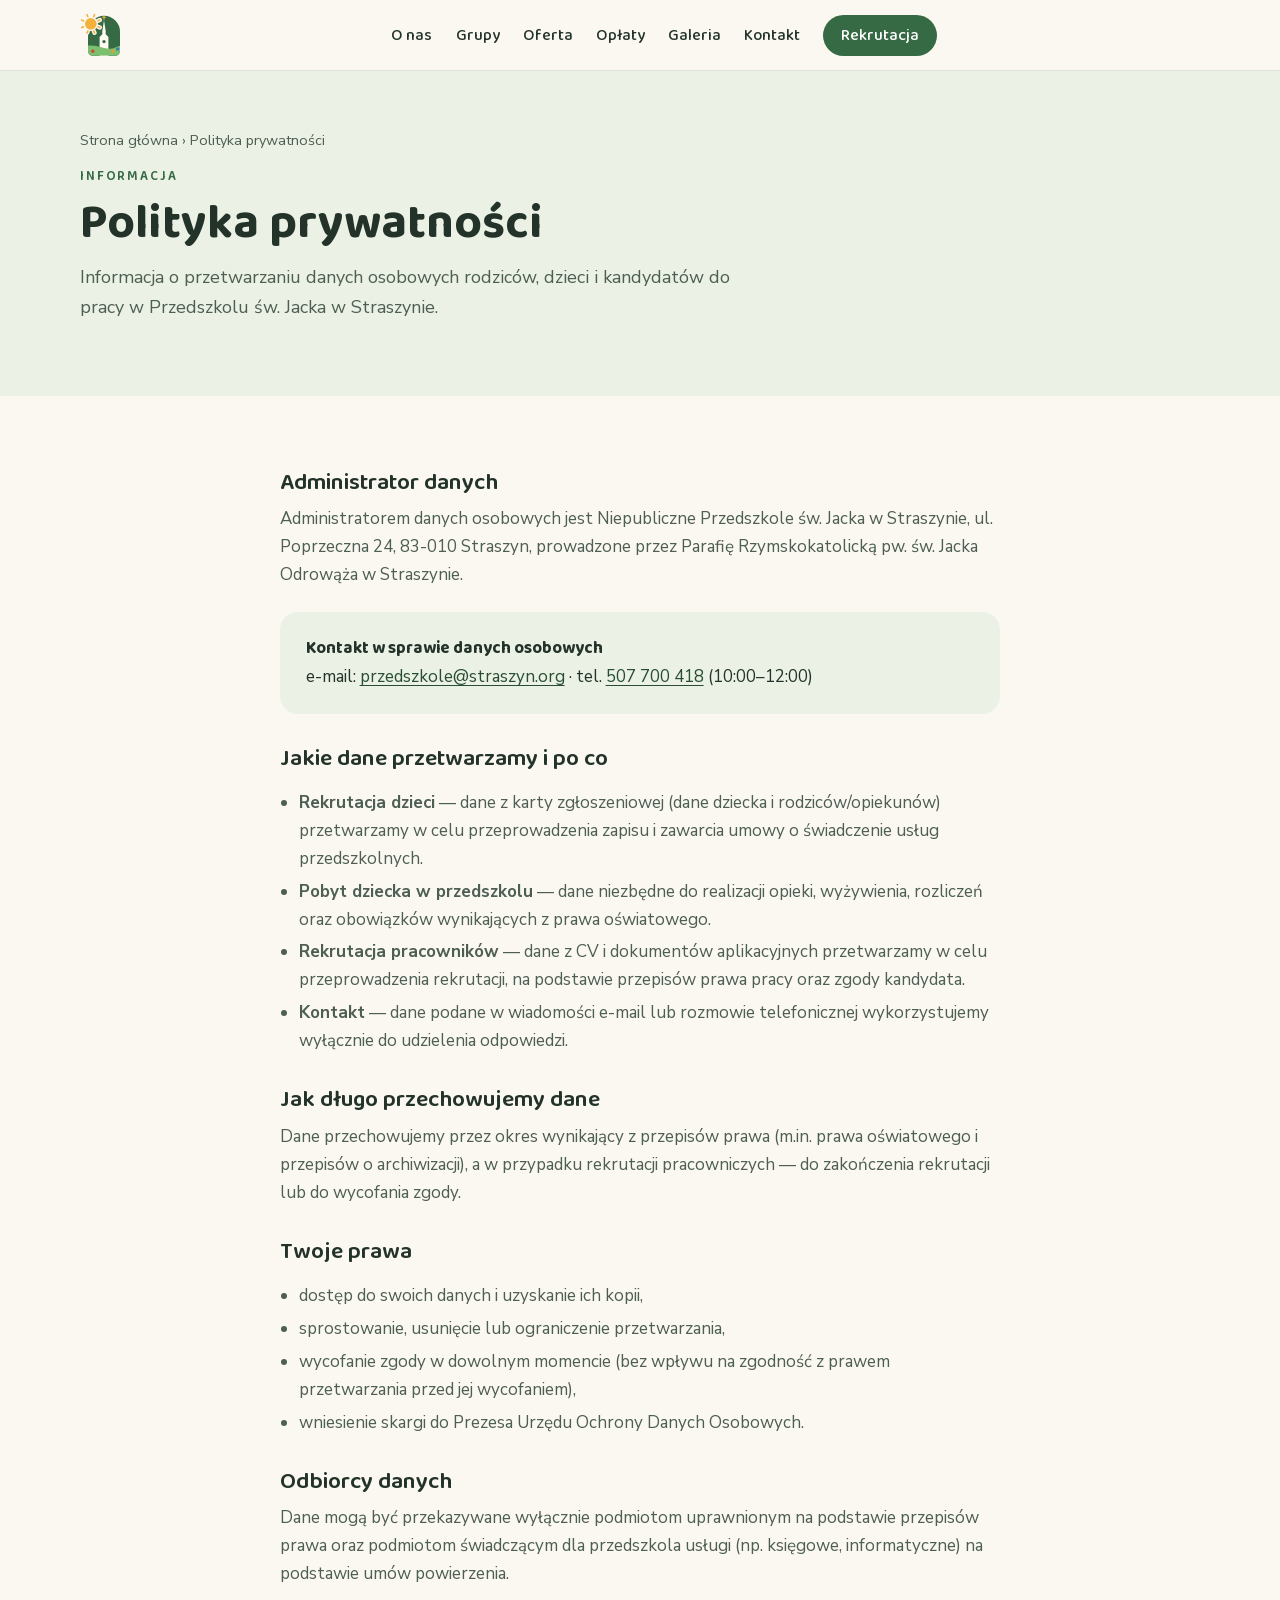
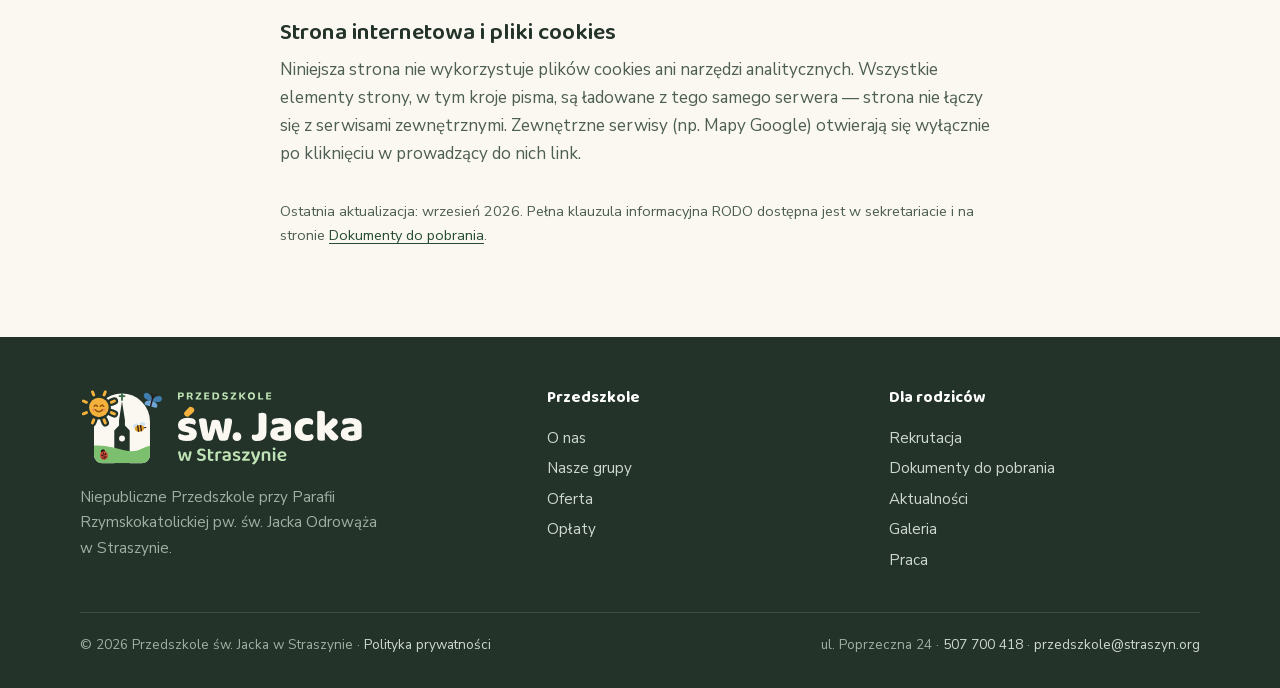
<file: polityka-prywatnosci.html>
<!DOCTYPE html>
<html lang="pl">
<head>
<meta charset="utf-8">
<meta name="viewport" content="width=device-width, initial-scale=1">
<script>document.documentElement.classList.add('js')</script>
<title>Polityka prywatności — Przedszkole św. Jacka w Straszynie</title>
<meta name="description" content="Polityka prywatności i informacja RODO Przedszkola św. Jacka w Straszynie.">
<!-- seo: generowane przez tools/build_layout.py — nie edytuj ręcznie -->
<link rel="canonical" href="https://krzyhol.github.io/przedszkole-straszyn/polityka-prywatnosci.html">
<meta property="og:type" content="website">
<meta property="og:locale" content="pl_PL">
<meta property="og:site_name" content="Przedszkole św. Jacka w Straszynie">
<meta property="og:title" content="Polityka prywatności — Przedszkole św. Jacka w Straszynie">
<meta property="og:description" content="Polityka prywatności i informacja RODO Przedszkola św. Jacka w Straszynie.">
<meta property="og:url" content="https://krzyhol.github.io/przedszkole-straszyn/polityka-prywatnosci.html">
<meta property="og:image" content="https://krzyhol.github.io/przedszkole-straszyn/brand/favicon/og-image.png">
<meta property="og:image:width" content="1200">
<meta property="og:image:height" content="630">
<meta property="og:image:alt" content="Logo Przedszkola św. Jacka w Straszynie">
<meta name="twitter:card" content="summary_large_image">
<!-- /seo -->
<meta name="theme-color" content="#356a45">
<link rel="icon" href="brand/favicon/favicon.svg" type="image/svg+xml">
<link rel="icon" href="brand/favicon/favicon-32.png" sizes="32x32" type="image/png">
<link rel="apple-touch-icon" href="brand/favicon/apple-touch-icon.png">
<link rel="manifest" href="site.webmanifest">
<link rel="preload" href="assets/fonts/baloo2-latin.woff2" as="font" type="font/woff2" crossorigin>
<link rel="preload" href="assets/fonts/nunitosans-latin.woff2" as="font" type="font/woff2" crossorigin>
<link rel="stylesheet" href="assets/css/fonts.css?v=8c6de29b">
<link rel="stylesheet" href="assets/css/style.css?v=c70b7df2">
<style>
  .prose{max-width:72ch}
  .prose h2{font-size:1.45rem;margin:2rem 0 .6rem}
  .prose h2:first-child{margin-top:0}
  .prose ul{padding-left:1.2rem;color:var(--ink-soft)}
  .prose li{margin:.3rem 0}
  .prose p{color:var(--ink-soft)}
  .prose .updated{font-size:.9rem;margin-top:2rem}
  .box{background:var(--sage);border-radius:var(--r);padding:1.4rem 1.6rem;margin:1.4rem 0}
  .box b{font-family:var(--head)}
  @media(max-width:640px){.box{padding:1.1rem 1.15rem}.prose h2{font-size:1.3rem;margin-top:1.6rem}}
</style>
<script src="assets/js/main.js?v=af6a3788" defer></script>
</head>
<body>

<a class="skip" href="#tresc">Przejdź do treści</a>
<!-- header: generowany z _partials/header.html — edytuj szablon i uruchom tools/build_layout.py -->
<header>
  <div class="wrap nav">
    <a class="brand" href="index.html" aria-label="Przedszkole św. Jacka w Straszynie — strona główna">
      <picture>
        <source media="(min-width: 340px)" srcset="brand/logo/svg/logo-kompaktowe.svg">
        <img class="logo" src="brand/logo/svg/sygnet-mini.svg" alt="" height="48">
      </picture>
    </a>
    <nav aria-label="Menu główne">
      <ul class="menu" id="menu">
        <li><a href="index.html#o-nas">O nas</a></li>
        <li><a href="index.html#grupy">Grupy</a></li>
        <li><a href="index.html#oferta">Oferta</a></li>
        <li><a href="index.html#oplaty">Opłaty</a></li>
        <li><a href="galeria.html">Galeria</a></li>
        <li><a href="index.html#kontakt">Kontakt</a></li>
        <li><a href="rekrutacja.html" class="menu-cta">Rekrutacja</a></li>
        <li class="menu-extra"><a href="tel:+48507700418">📞 507 700 418<small>zapisy i informacje, 10:00–12:00</small></a></li>
      </ul>
    </nav>
    <div class="nav-cta">
      <button type="button" class="burger" id="burger" aria-label="Otwórz menu" aria-expanded="false" aria-controls="menu"><span></span><span></span><span></span></button>
    </div>
  </div>
</header>

<main id="tresc">

<div class="page-hero">
  <div class="wrap">
    <nav class="crumbs" aria-label="Ścieżka nawigacji"><a href="index.html">Strona główna</a> <span aria-hidden="true">›</span> Polityka prywatności</nav>
    <p class="eyebrow">Informacja</p>
    <h1>Polityka prywatności</h1>
    <p class="lead">Informacja o przetwarzaniu danych osobowych rodziców, dzieci i kandydatów do pracy w Przedszkolu św. Jacka w Straszynie.</p>
  </div>
</div>

<section>
  <div class="wrap prose">
    <h2>Administrator danych</h2>
    <p>Administratorem danych osobowych jest Niepubliczne Przedszkole św. Jacka w Straszynie, ul. Poprzeczna 24, 83-010 Straszyn, prowadzone przez Parafię Rzymskokatolicką pw. św. Jacka Odrowąża w Straszynie.</p>
    <div class="box">
      <b>Kontakt w sprawie danych osobowych</b><br>
      e-mail: <a href="mailto:przedszkole@straszyn.org">przedszkole@straszyn.org</a> · tel. <a href="tel:+48507700418">507 700 418</a> (10:00–12:00)
    </div>

    <h2>Jakie dane przetwarzamy i po co</h2>
    <ul>
      <li><b>Rekrutacja dzieci</b> — dane z karty zgłoszeniowej (dane dziecka i rodziców/opiekunów) przetwarzamy w celu przeprowadzenia zapisu i zawarcia umowy o świadczenie usług przedszkolnych.</li>
      <li><b>Pobyt dziecka w przedszkolu</b> — dane niezbędne do realizacji opieki, wyżywienia, rozliczeń oraz obowiązków wynikających z prawa oświatowego.</li>
      <li><b>Rekrutacja pracowników</b> — dane z CV i dokumentów aplikacyjnych przetwarzamy w celu przeprowadzenia rekrutacji, na podstawie przepisów prawa pracy oraz zgody kandydata.</li>
      <li><b>Kontakt</b> — dane podane w wiadomości e-mail lub rozmowie telefonicznej wykorzystujemy wyłącznie do udzielenia odpowiedzi.</li>
    </ul>

    <h2>Jak długo przechowujemy dane</h2>
    <p>Dane przechowujemy przez okres wynikający z przepisów prawa (m.in. prawa oświatowego i przepisów o archiwizacji), a w przypadku rekrutacji pracowniczych — do zakończenia rekrutacji lub do wycofania zgody.</p>

    <h2>Twoje prawa</h2>
    <ul>
      <li>dostęp do swoich danych i uzyskanie ich kopii,</li>
      <li>sprostowanie, usunięcie lub ograniczenie przetwarzania,</li>
      <li>wycofanie zgody w dowolnym momencie (bez wpływu na zgodność z prawem przetwarzania przed jej wycofaniem),</li>
      <li>wniesienie skargi do Prezesa Urzędu Ochrony Danych Osobowych.</li>
    </ul>

    <h2>Odbiorcy danych</h2>
    <p>Dane mogą być przekazywane wyłącznie podmiotom uprawnionym na podstawie przepisów prawa oraz podmiotom świadczącym dla przedszkola usługi (np. księgowe, informatyczne) na podstawie umów powierzenia.</p>

    <h2>Strona internetowa i pliki cookies</h2>
    <p>Niniejsza strona nie wykorzystuje plików cookies ani narzędzi analitycznych. Wszystkie elementy strony, w tym kroje pisma, są ładowane z tego samego serwera — strona nie łączy się z serwisami zewnętrznymi. Zewnętrzne serwisy (np. Mapy Google) otwierają się wyłącznie po kliknięciu w prowadzący do nich link.</p>

    <p class="updated">Ostatnia aktualizacja: wrzesień 2026. Pełna klauzula informacyjna RODO dostępna jest w sekretariacie i na stronie <a href="dokumenty.html#rodo">Dokumenty do pobrania</a>.</p>
  </div>
</section>
</main>

<!-- footer: generowany z _partials/footer.html — edytuj szablon i uruchom tools/build_layout.py -->
<footer>
  <div class="wrap">
    <div class="foot-grid">
      <div>
        <a class="brand" href="index.html" aria-label="Przedszkole św. Jacka w Straszynie — strona główna">
          <img class="logo" src="brand/logo/svg/logo-poziome-negatyw.svg" alt="" height="84">
        </a>
        <p class="foot-about">Niepubliczne Przedszkole przy Parafii Rzymskokatolickiej pw. św. Jacka Odrowąża w Straszynie.</p>
      </div>
      <div>
        <h2>Przedszkole</h2>
        <ul>
          <li><a href="index.html#o-nas">O nas</a></li>
          <li><a href="index.html#grupy">Nasze grupy</a></li>
          <li><a href="index.html#oferta">Oferta</a></li>
          <li><a href="index.html#oplaty">Opłaty</a></li>
        </ul>
      </div>
      <div>
        <h2>Dla rodziców</h2>
        <ul>
          <li><a href="rekrutacja.html">Rekrutacja</a></li>
          <li><a href="dokumenty.html">Dokumenty do pobrania</a></li>
          <li><a href="aktualnosci.html">Aktualności</a></li>
          <li><a href="galeria.html">Galeria</a></li>
          <li><a href="praca.html">Praca</a></li>
        </ul>
      </div>
    </div>
    <div class="foot-bottom">
      <span>© 2026 Przedszkole św. Jacka w Straszynie · <a href="polityka-prywatnosci.html">Polityka prywatności</a></span>
      <span>ul. Poprzeczna 24 · <a href="tel:+48507700418">507 700 418</a> · <a href="mailto:przedszkole@straszyn.org">przedszkole@straszyn.org</a></span>
    </div>
  </div>
  <a class="to-top" href="#top" aria-label="Wróć na górę strony"><svg width="22" height="22" fill="none" stroke="currentColor" stroke-width="2.4" stroke-linecap="round" stroke-linejoin="round" aria-hidden="true"><path d="M11 18V5M5 11l6-6 6 6"/></svg></a>
</footer>
</body>
</html>
</file>
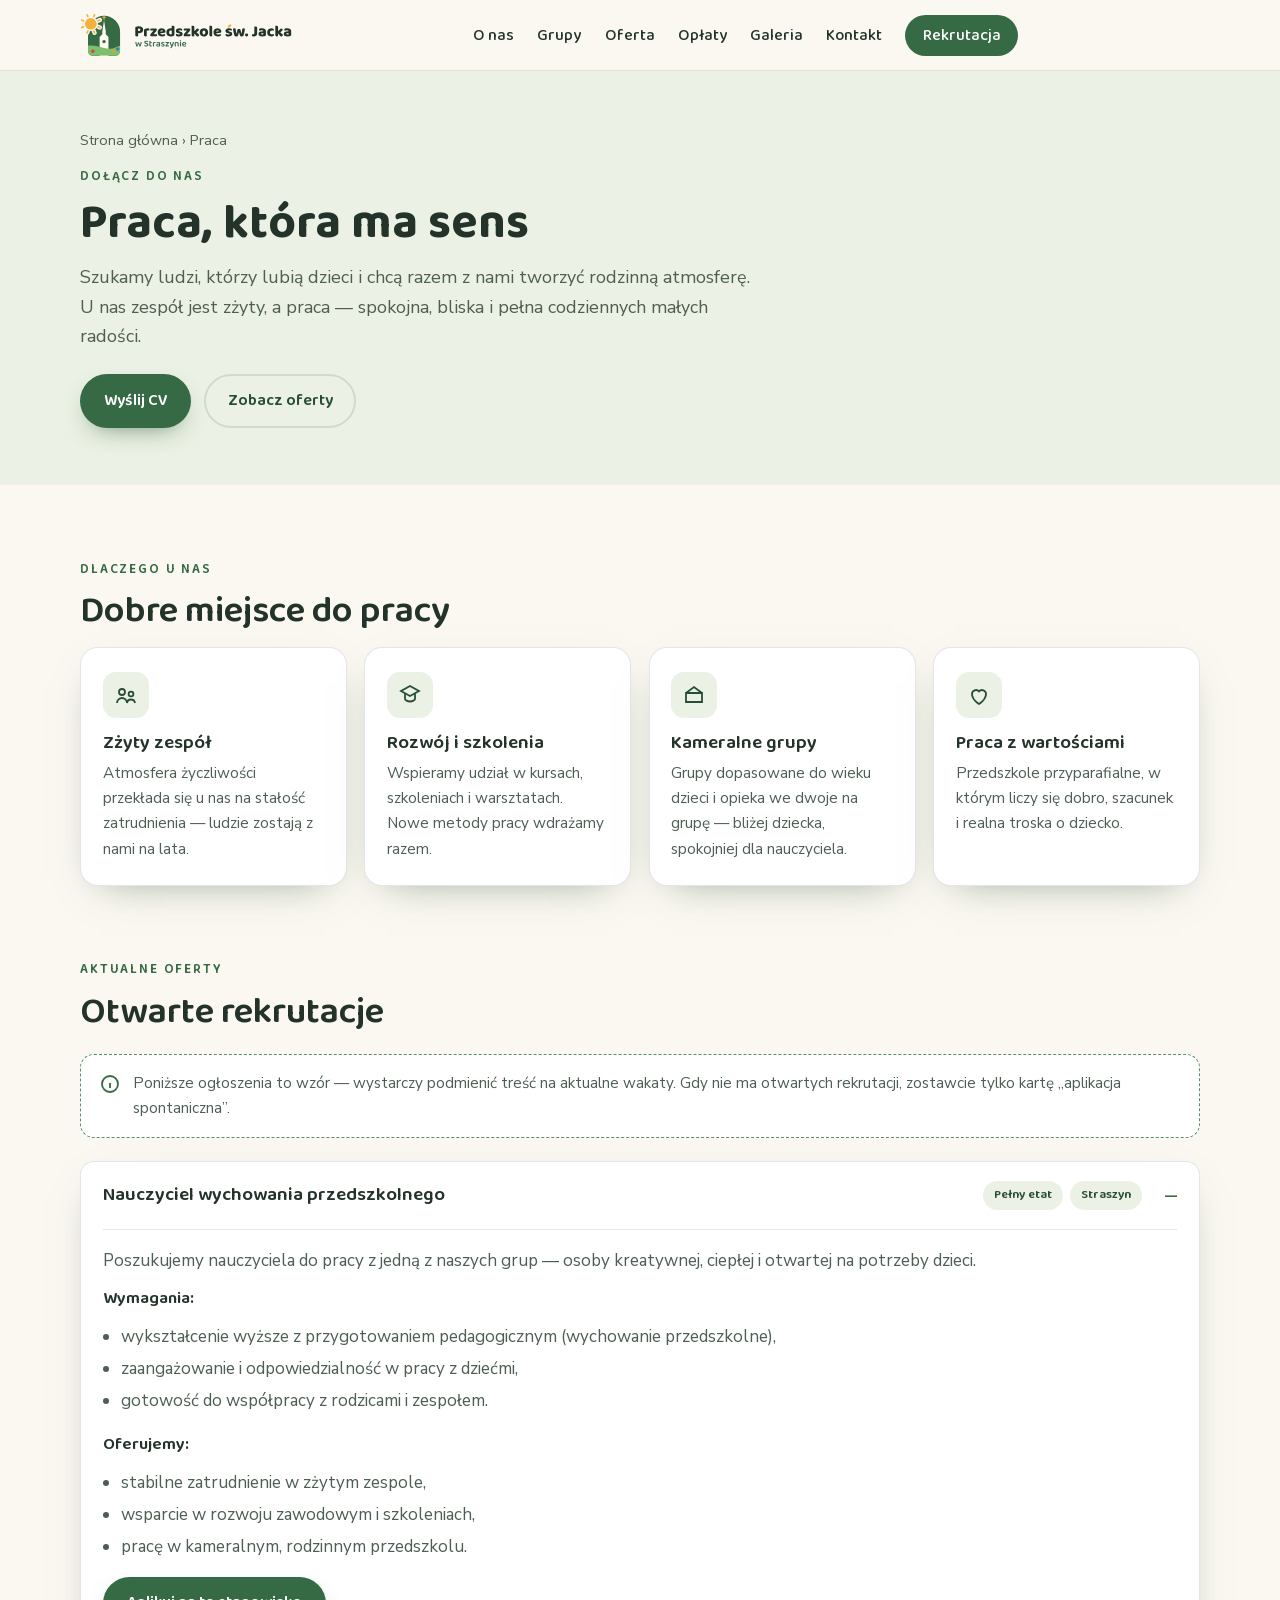
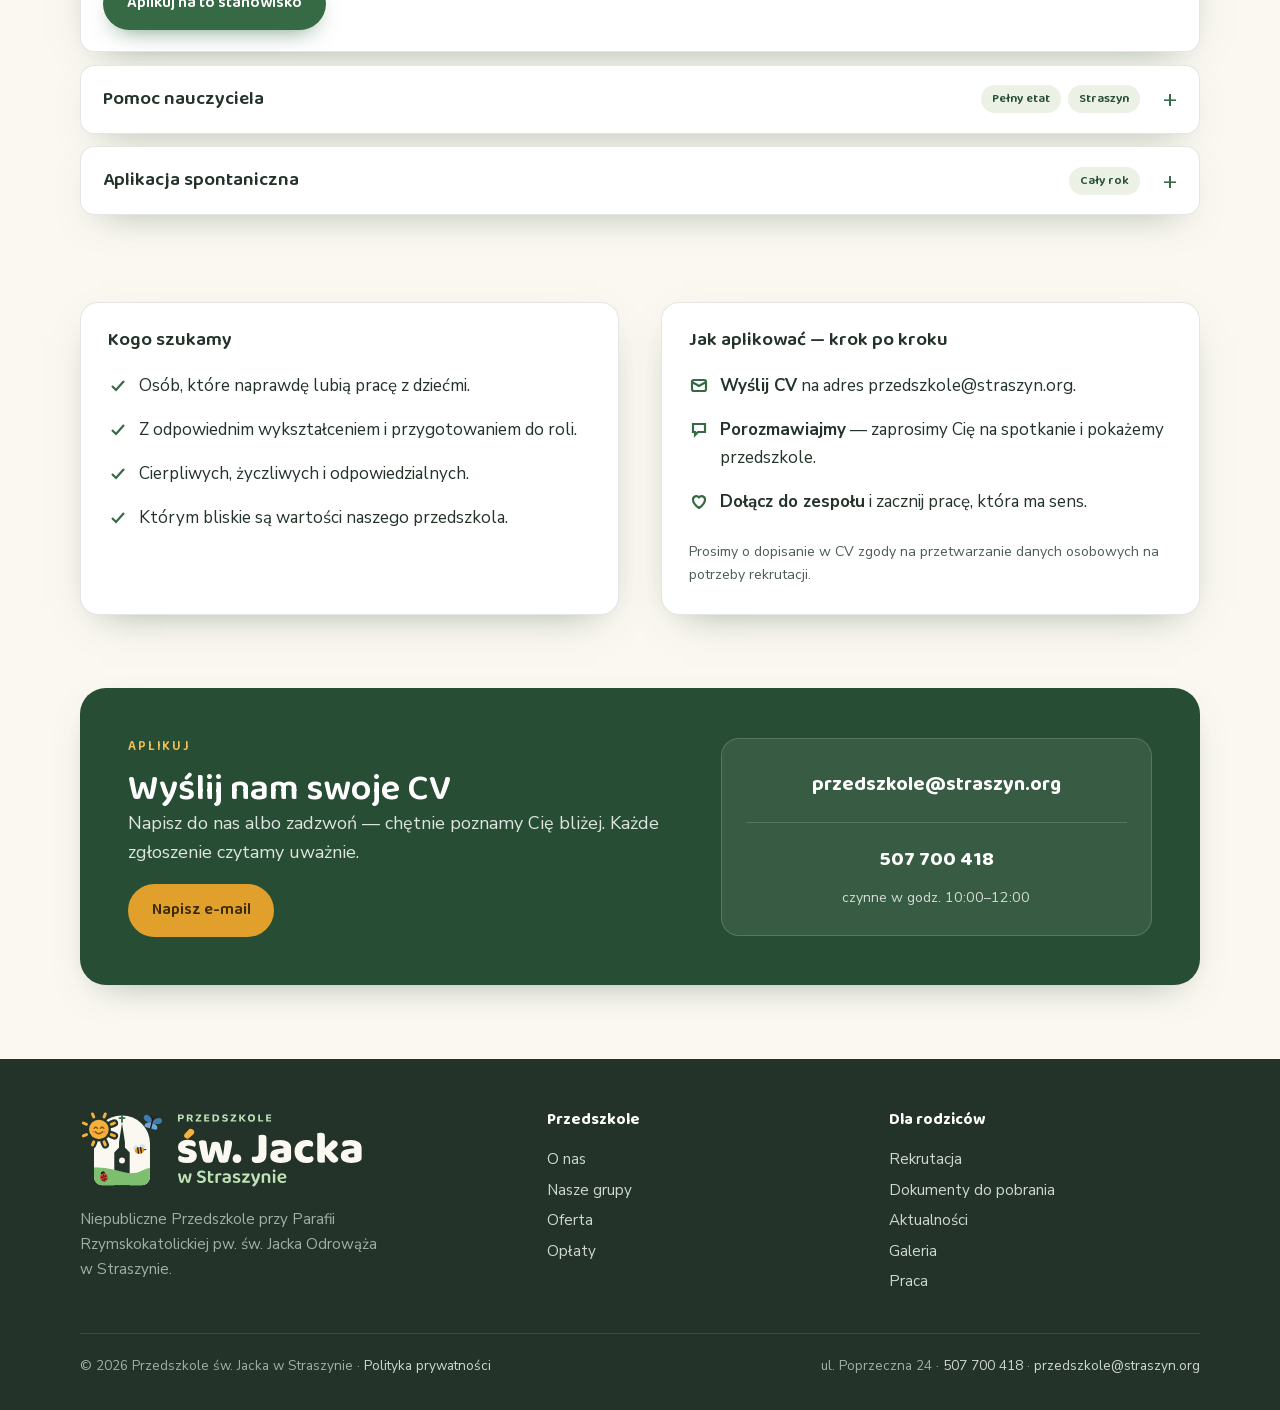
<file: praca.html>
<!DOCTYPE html>
<html lang="pl">
<head>
<meta charset="utf-8">
<meta name="viewport" content="width=device-width, initial-scale=1">
<script>document.documentElement.classList.add('js')</script>
<title>Praca — Przedszkole św. Jacka w Straszynie</title>
<meta name="description" content="Dołącz do zespołu Przedszkola św. Jacka w Straszynie. Zżyty zespół, rozwój zawodowy i praca z sensem w kameralnych grupach.">
<!-- seo: generowane przez tools/build_layout.py — nie edytuj ręcznie -->
<link rel="canonical" href="https://krzyhol.github.io/przedszkole-straszyn/praca.html">
<meta property="og:type" content="website">
<meta property="og:locale" content="pl_PL">
<meta property="og:site_name" content="Przedszkole św. Jacka w Straszynie">
<meta property="og:title" content="Praca — Przedszkole św. Jacka w Straszynie">
<meta property="og:description" content="Dołącz do zespołu Przedszkola św. Jacka w Straszynie. Zżyty zespół, rozwój zawodowy i praca z sensem w kameralnych grupach.">
<meta property="og:url" content="https://krzyhol.github.io/przedszkole-straszyn/praca.html">
<meta property="og:image" content="https://krzyhol.github.io/przedszkole-straszyn/brand/favicon/og-image.png">
<meta property="og:image:width" content="1200">
<meta property="og:image:height" content="630">
<meta property="og:image:alt" content="Logo Przedszkola św. Jacka w Straszynie">
<meta name="twitter:card" content="summary_large_image">
<!-- /seo -->
<meta name="theme-color" content="#356a45">
<link rel="icon" href="brand/favicon/favicon.svg" type="image/svg+xml">
<link rel="icon" href="brand/favicon/favicon-32.png" sizes="32x32" type="image/png">
<link rel="apple-touch-icon" href="brand/favicon/apple-touch-icon.png">
<link rel="manifest" href="site.webmanifest">
<link rel="preload" href="assets/fonts/baloo2-latin.woff2" as="font" type="font/woff2" crossorigin>
<link rel="preload" href="assets/fonts/nunitosans-latin.woff2" as="font" type="font/woff2" crossorigin>
<link rel="stylesheet" href="assets/css/fonts.css?v=8c6de29b">
<link rel="stylesheet" href="assets/css/style.css?v=c70b7df2">
<style>
  .features{margin-top:1rem}

  .jobs details{background:#fff;border:1px solid var(--line);border-radius:14px;margin-bottom:.8rem;padding:0 1.4rem;box-shadow:var(--shadow)}
  .jobs summary{cursor:pointer;list-style:none;padding:1.2rem 0;display:flex;align-items:center;gap:1rem;flex-wrap:wrap}
  .jobs summary::-webkit-details-marker{display:none}
  .jobs summary::after{content:"+";font-size:1.5rem;color:var(--leaf);line-height:1;margin-left:.4rem}
  .jobs details[open] summary::after{content:"–"}
  .jobs details[open] summary{border-bottom:1px solid var(--line)}
  .jobs .tags{display:flex;gap:.4rem;flex-wrap:wrap;margin-left:auto}
  .jobs .tag{font-family:var(--head);font-weight:600;font-size:.78rem;background:var(--sage);color:var(--leaf-d);padding:.25rem .7rem;border-radius:100px}
  .jobs .body{padding:1.1rem 0 1.3rem}
  .jobs .body p{margin:0 0 .6rem;color:var(--ink-soft)}
  .jobs .body .label{color:var(--ink)}
  .jobs .body ul{margin:.2rem 0 1rem;padding-left:1.1rem;color:var(--ink-soft)}
  .jobs .body li{margin:.25rem 0}

  .fine{margin:1rem 0 0;font-size:.88rem;color:var(--ink-soft)}

  .cta-band .mail{font-family:var(--head);font-weight:700;font-size:1.25rem;color:#fff;text-decoration:none;word-break:break-all}
  .cta-band .tel{font-family:var(--head);font-weight:700;font-size:1.3rem;color:#fff;text-decoration:none}
  .cta-band .mail,.cta-band .tel{display:inline-block;padding:.3rem 0}
  @media(max-width:880px){.cta-band .mail{font-size:1.1rem;word-break:normal;overflow-wrap:anywhere}}
  @media(max-width:640px){
    .jobs details{position:relative;padding:0 1.1rem}
    .jobs summary{padding:1rem 0;gap:.5rem}
    .jobs summary h3{flex:1 1 100%;font-size:1.12rem;padding-right:1.6rem}
    .jobs .tags{margin-left:0}
    .jobs summary::after{position:absolute;right:1.1rem;top:1rem}
    .jobs .body .btn{width:100%;justify-content:center}
  }
</style>
<script src="assets/js/main.js?v=af6a3788" defer></script>
</head>
<body>

<svg class="sprite" aria-hidden="true">
  <symbol id="i-check" viewBox="0 0 20 20" fill="none" stroke="currentColor" stroke-width="2.2"><path d="M4 11l4 4 8-9"/></symbol>
</svg>

<a class="skip" href="#tresc">Przejdź do treści</a>
<!-- header: generowany z _partials/header.html — edytuj szablon i uruchom tools/build_layout.py -->
<header>
  <div class="wrap nav">
    <a class="brand" href="index.html" aria-label="Przedszkole św. Jacka w Straszynie — strona główna">
      <picture>
        <source media="(min-width: 340px)" srcset="brand/logo/svg/logo-kompaktowe.svg">
        <img class="logo" src="brand/logo/svg/sygnet-mini.svg" alt="" height="48">
      </picture>
    </a>
    <nav aria-label="Menu główne">
      <ul class="menu" id="menu">
        <li><a href="index.html#o-nas">O nas</a></li>
        <li><a href="index.html#grupy">Grupy</a></li>
        <li><a href="index.html#oferta">Oferta</a></li>
        <li><a href="index.html#oplaty">Opłaty</a></li>
        <li><a href="galeria.html">Galeria</a></li>
        <li><a href="index.html#kontakt">Kontakt</a></li>
        <li><a href="rekrutacja.html" class="menu-cta">Rekrutacja</a></li>
        <li class="menu-extra"><a href="tel:+48507700418">📞 507 700 418<small>zapisy i informacje, 10:00–12:00</small></a></li>
      </ul>
    </nav>
    <div class="nav-cta">
      <button type="button" class="burger" id="burger" aria-label="Otwórz menu" aria-expanded="false" aria-controls="menu"><span></span><span></span><span></span></button>
    </div>
  </div>
</header>

<main id="tresc">

<div class="page-hero">
  <div class="wrap">
    <nav class="crumbs" aria-label="Ścieżka nawigacji"><a href="index.html">Strona główna</a> <span aria-hidden="true">›</span> Praca</nav>
    <p class="eyebrow">Dołącz do nas</p>
    <h1>Praca, która ma sens</h1>
    <p class="lead">Szukamy ludzi, którzy lubią dzieci i chcą razem z nami tworzyć rodzinną atmosferę. U nas zespół jest zżyty, a praca — spokojna, bliska i pełna codziennych małych radości.</p>
    <div class="actions">
      <a class="btn btn-primary" href="#aplikuj">Wyślij CV</a>
      <a class="btn btn-ghost" href="#oferty">Zobacz oferty</a>
    </div>
  </div>
</div>

<section>
  <div class="wrap">
    <p class="eyebrow">Dlaczego u nas</p>
    <h2 class="reveal">Dobre miejsce do pracy</h2>
    <div class="features">
      <div class="feat reveal">
        <div class="ic" aria-hidden="true"><svg width="24" height="24" fill="none" stroke="currentColor" stroke-width="1.8"><circle cx="8" cy="9" r="3"/><circle cx="17" cy="11" r="2.4"/><path d="M3 20c0-3 2.5-5 5-5s5 2 5 5M13 20c.3-2 1.8-3.5 4-3.5s3.7 1.5 4 3.5"/></svg></div>
        <h3>Zżyty zespół</h3>
        <p>Atmosfera życzliwości przekłada się u nas na stałość zatrudnienia — ludzie zostają z nami na lata.</p>
      </div>
      <div class="feat reveal">
        <div class="ic" aria-hidden="true"><svg width="24" height="24" fill="none" stroke="currentColor" stroke-width="1.8"><path d="M12 3l9 5-9 5-9-5z"/><path d="M7 11v5c0 1 2.5 2.5 5 2.5s5-1.5 5-2.5v-5"/></svg></div>
        <h3>Rozwój i szkolenia</h3>
        <p>Wspieramy udział w kursach, szkoleniach i warsztatach. Nowe metody pracy wdrażamy razem.</p>
      </div>
      <div class="feat reveal">
        <div class="ic" aria-hidden="true"><svg width="24" height="24" fill="none" stroke="currentColor" stroke-width="1.8"><path d="M4 10h16v9H4zM4 10l8-6 8 6"/></svg></div>
        <h3>Kameralne grupy</h3>
        <p>Grupy dopasowane do wieku dzieci i opieka we dwoje na grupę — bliżej dziecka, spokojniej dla nauczyciela.</p>
      </div>
      <div class="feat reveal">
        <div class="ic" aria-hidden="true"><svg width="24" height="24" fill="none" stroke="currentColor" stroke-width="1.8"><path d="M12 21s-7-4.5-7-10a4 4 0 0 1 7-2.6A4 4 0 0 1 19 11c0 5.5-7 10-7 10z"/></svg></div>
        <h3>Praca z wartościami</h3>
        <p>Przedszkole przyparafialne, w którym liczy się dobro, szacunek i realna troska o dziecko.</p>
      </div>
    </div>
  </div>
</section>

<section id="oferty" class="flush">
  <div class="wrap">
    <p class="eyebrow">Aktualne oferty</p>
    <h2 class="reveal section-title">Otwarte rekrutacje</h2>
    <div class="note">
      <svg width="20" height="20" fill="none" stroke="currentColor" stroke-width="1.8"><circle cx="10" cy="10" r="8"/><path d="M10 9v5M10 6h.01"/></svg>
      <span>Poniższe ogłoszenia to wzór — wystarczy podmienić treść na aktualne wakaty. Gdy nie ma otwartych rekrutacji, zostawcie tylko kartę „aplikacja spontaniczna”.</span>
    </div>
    <div class="jobs">
      <details open data-open-desktop>
        <summary><h3>Nauczyciel wychowania przedszkolnego</h3><span class="tags"><span class="tag">Pełny etat</span><span class="tag">Straszyn</span></span></summary>
        <div class="body">
          <p>Poszukujemy nauczyciela do pracy z jedną z naszych grup — osoby kreatywnej, ciepłej i otwartej na potrzeby dzieci.</p>
          <p class="label">Wymagania:</p>
          <ul>
            <li>wykształcenie wyższe z przygotowaniem pedagogicznym (wychowanie przedszkolne),</li>
            <li>zaangażowanie i odpowiedzialność w pracy z dziećmi,</li>
            <li>gotowość do współpracy z rodzicami i zespołem.</li>
          </ul>
          <p class="label">Oferujemy:</p>
          <ul>
            <li>stabilne zatrudnienie w zżytym zespole,</li>
            <li>wsparcie w rozwoju zawodowym i szkoleniach,</li>
            <li>pracę w kameralnym, rodzinnym przedszkolu.</li>
          </ul>
          <a class="btn btn-primary" href="#aplikuj">Aplikuj na to stanowisko</a>
        </div>
      </details>
      <details>
        <summary><h3>Pomoc nauczyciela</h3><span class="tags"><span class="tag">Pełny etat</span><span class="tag">Straszyn</span></span></summary>
        <div class="body">
          <p>Szukamy osoby do wsparcia nauczycieli w codziennej opiece nad dziećmi i organizacji dnia w grupie.</p>
          <p class="label">Mile widziane:</p>
          <ul>
            <li>doświadczenie w pracy z małymi dziećmi,</li>
            <li>cierpliwość, życzliwość i dobra organizacja,</li>
            <li>chęć współtworzenia ciepłej atmosfery.</li>
          </ul>
          <a class="btn btn-primary" href="#aplikuj">Aplikuj na to stanowisko</a>
        </div>
      </details>
      <details>
        <summary><h3>Aplikacja spontaniczna</h3><span class="tags"><span class="tag">Cały rok</span></span></summary>
        <div class="body">
          <p>Nie ma teraz ogłoszenia dla Ciebie, ale czujesz, że to Twoje miejsce? Napisz do nas — chętnie poznamy Twoje CV i wrócimy, gdy pojawi się odpowiedni wakat.</p>
          <a class="btn btn-primary" href="#aplikuj">Wyślij zgłoszenie</a>
        </div>
      </details>
    </div>
  </div>
</section>

<section class="flush">
  <div class="wrap two">
    <div class="panel reveal">
      <h3>Kogo szukamy</h3>
      <ul class="ticks">
        <li><svg width="20" height="20"><use href="#i-check"/></svg><span>Osób, które naprawdę lubią pracę z dziećmi.</span></li>
        <li><svg width="20" height="20"><use href="#i-check"/></svg><span>Z odpowiednim wykształceniem i przygotowaniem do roli.</span></li>
        <li><svg width="20" height="20"><use href="#i-check"/></svg><span>Cierpliwych, życzliwych i odpowiedzialnych.</span></li>
        <li><svg width="20" height="20"><use href="#i-check"/></svg><span>Którym bliskie są wartości naszego przedszkola.</span></li>
      </ul>
    </div>
    <div class="panel reveal">
      <h3>Jak aplikować — krok po kroku</h3>
      <ul class="ticks">
        <li><svg width="20" height="20" fill="none" stroke="currentColor" stroke-width="2.2"><rect x="3" y="5" width="14" height="11" rx="2"/><path d="M3 7l7 4 7-4"/></svg><span><b>Wyślij CV</b> na adres przedszkole@straszyn.org.</span></li>
        <li><svg width="20" height="20" fill="none" stroke="currentColor" stroke-width="2.2"><path d="M4 5h12v8H9l-3 3v-3H4z"/></svg><span><b>Porozmawiajmy</b> — zaprosimy Cię na spotkanie i pokażemy przedszkole.</span></li>
        <li><svg width="20" height="20" fill="none" stroke="currentColor" stroke-width="2.2"><path d="M10 17s-6-3.8-6-8.4A3.4 3.4 0 0 1 10 6.4a3.4 3.4 0 0 1 6 2.2c0 4.6-6 8.4-6 8.4z"/></svg><span><b>Dołącz do zespołu</b> i zacznij pracę, która ma sens.</span></li>
      </ul>
      <p class="fine">Prosimy o dopisanie w CV zgody na przetwarzanie danych osobowych na potrzeby rekrutacji.</p>
    </div>
  </div>
</section>

<section id="aplikuj" class="flush">
  <div class="wrap">
    <div class="cta-band split reveal">
      <div>
        <p class="eyebrow">Aplikuj</p>
        <h2>Wyślij nam swoje CV</h2>
        <p class="lead">Napisz do nas albo zadzwoń — chętnie poznamy Cię bliżej. Każde zgłoszenie czytamy uważnie.</p>
        <a class="btn btn-honey" href="mailto:przedszkole@straszyn.org?subject=Aplikacja%20-%20praca%20w%20przedszkolu">Napisz e-mail</a>
      </div>
      <div class="box">
        <a class="mail" href="mailto:przedszkole@straszyn.org">przedszkole@straszyn.org</a>
        <hr>
        <a class="tel" href="tel:+48507700418">507 700 418</a>
        <br><small>czynne w godz. 10:00–12:00</small>
      </div>
    </div>
  </div>
</section>

</main>

<!-- footer: generowany z _partials/footer.html — edytuj szablon i uruchom tools/build_layout.py -->
<footer>
  <div class="wrap">
    <div class="foot-grid">
      <div>
        <a class="brand" href="index.html" aria-label="Przedszkole św. Jacka w Straszynie — strona główna">
          <img class="logo" src="brand/logo/svg/logo-poziome-negatyw.svg" alt="" height="84">
        </a>
        <p class="foot-about">Niepubliczne Przedszkole przy Parafii Rzymskokatolickiej pw. św. Jacka Odrowąża w Straszynie.</p>
      </div>
      <div>
        <h2>Przedszkole</h2>
        <ul>
          <li><a href="index.html#o-nas">O nas</a></li>
          <li><a href="index.html#grupy">Nasze grupy</a></li>
          <li><a href="index.html#oferta">Oferta</a></li>
          <li><a href="index.html#oplaty">Opłaty</a></li>
        </ul>
      </div>
      <div>
        <h2>Dla rodziców</h2>
        <ul>
          <li><a href="rekrutacja.html">Rekrutacja</a></li>
          <li><a href="dokumenty.html">Dokumenty do pobrania</a></li>
          <li><a href="aktualnosci.html">Aktualności</a></li>
          <li><a href="galeria.html">Galeria</a></li>
          <li><a href="praca.html">Praca</a></li>
        </ul>
      </div>
    </div>
    <div class="foot-bottom">
      <span>© 2026 Przedszkole św. Jacka w Straszynie · <a href="polityka-prywatnosci.html">Polityka prywatności</a></span>
      <span>ul. Poprzeczna 24 · <a href="tel:+48507700418">507 700 418</a> · <a href="mailto:przedszkole@straszyn.org">przedszkole@straszyn.org</a></span>
    </div>
  </div>
  <a class="to-top" href="#top" aria-label="Wróć na górę strony"><svg width="22" height="22" fill="none" stroke="currentColor" stroke-width="2.4" stroke-linecap="round" stroke-linejoin="round" aria-hidden="true"><path d="M11 18V5M5 11l6-6 6 6"/></svg></a>
</footer>
</body>
</html>
</file>
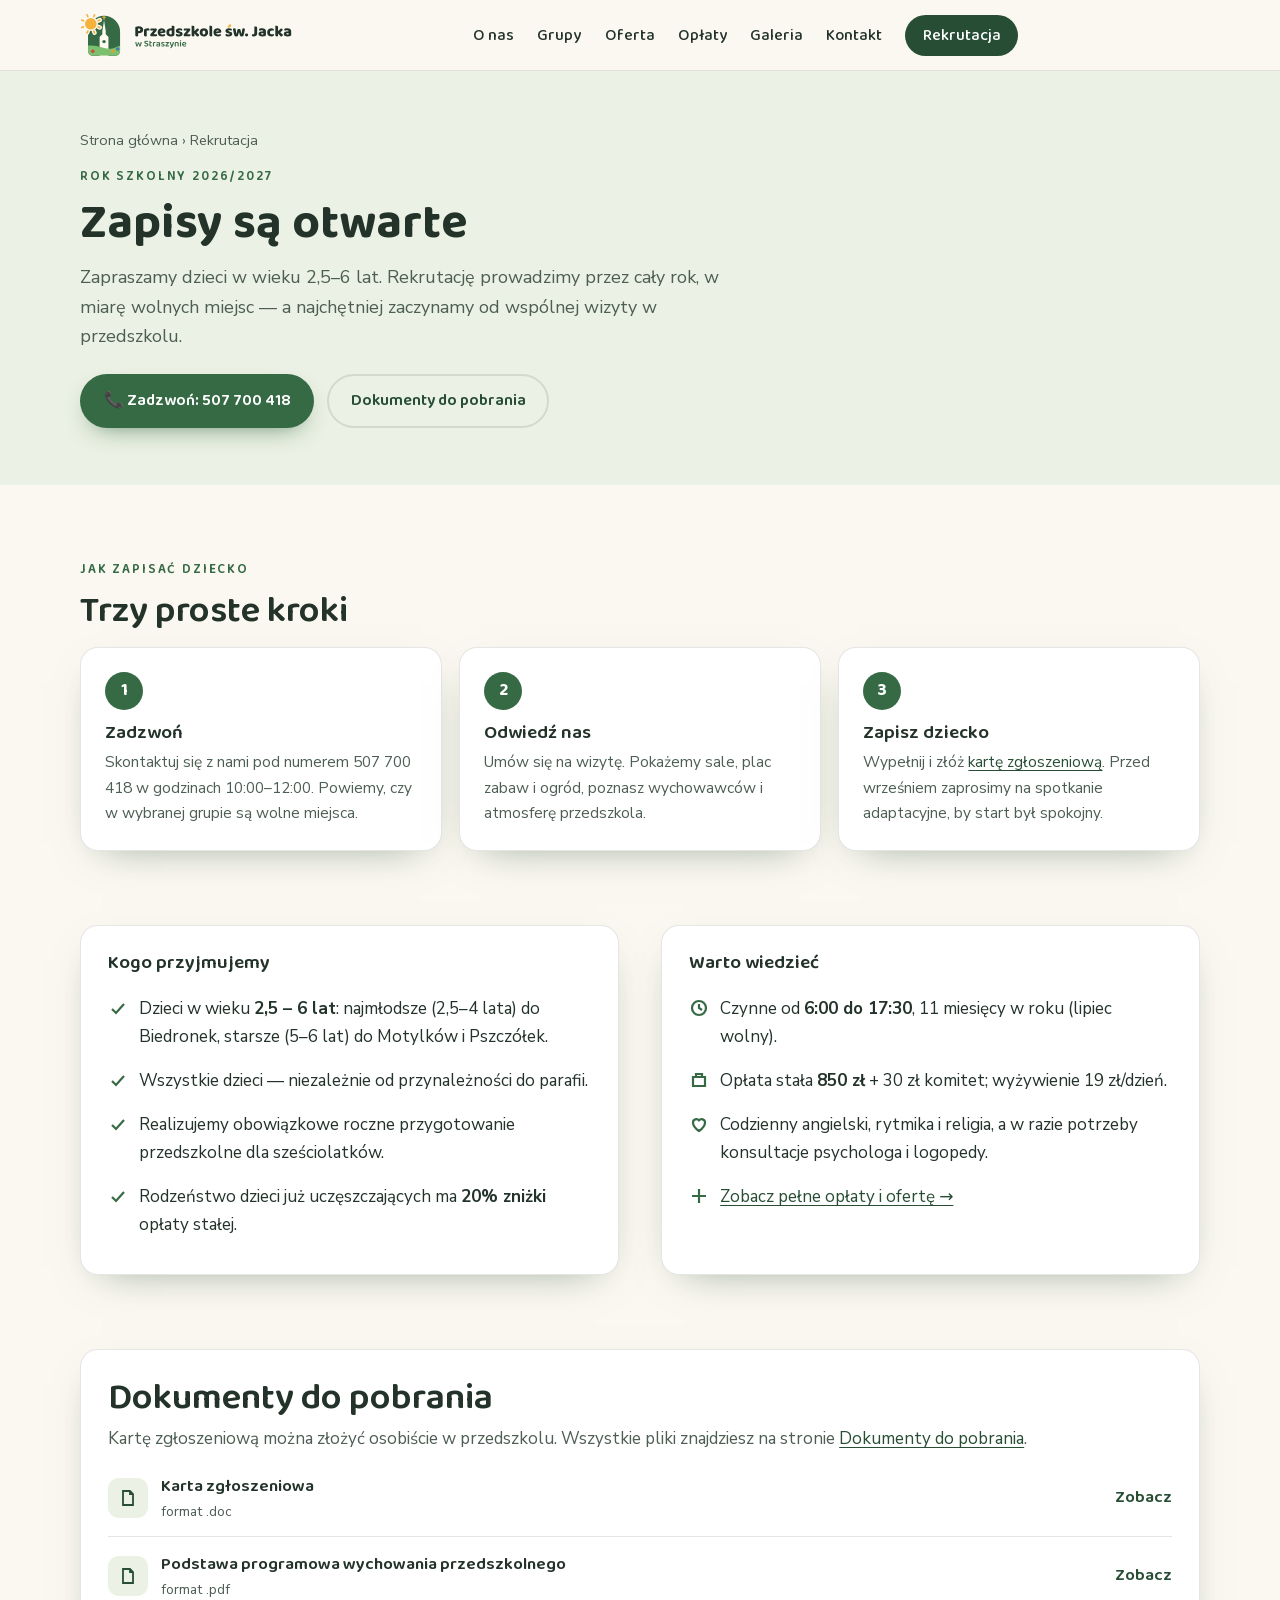
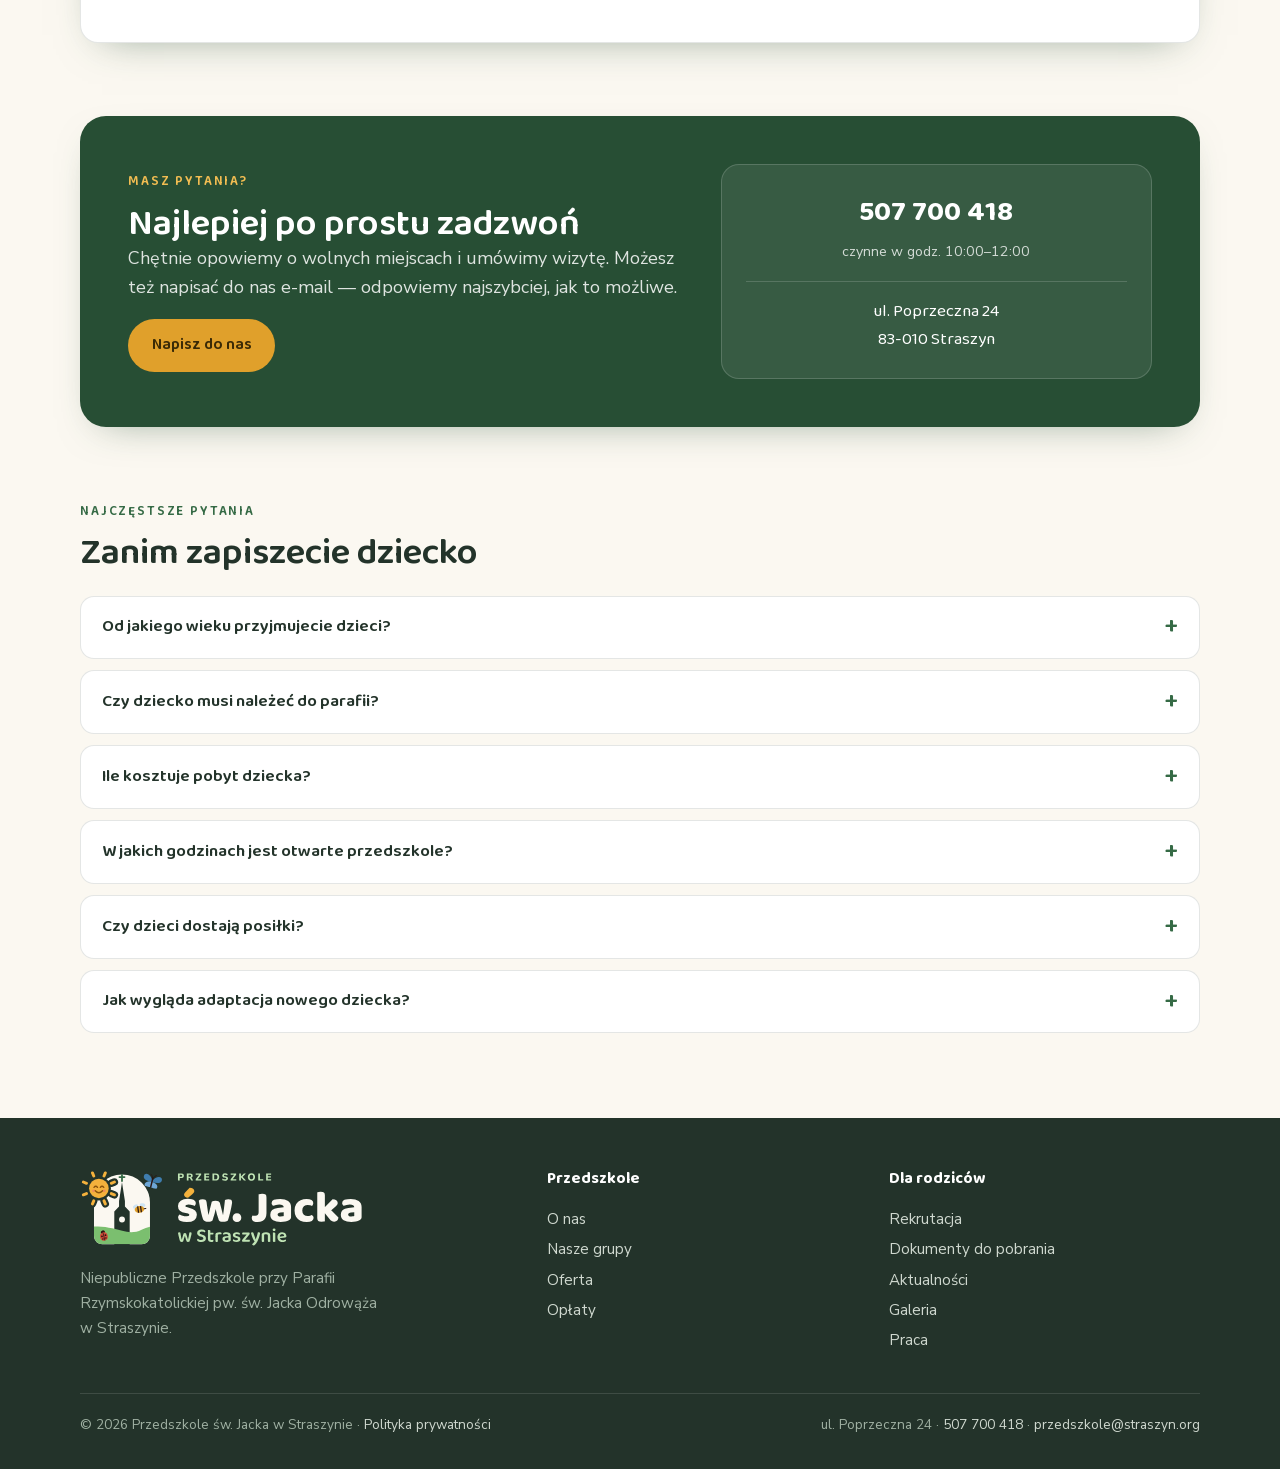
<file: rekrutacja.html>
<!DOCTYPE html>
<html lang="pl">
<head>
<meta charset="utf-8">
<meta name="viewport" content="width=device-width, initial-scale=1">
<script>document.documentElement.classList.add('js')</script>
<title>Rekrutacja 2026/2027 — Przedszkole św. Jacka w Straszynie</title>
<meta name="description" content="Zapisy do Przedszkola św. Jacka w Straszynie na rok 2026/2027. Przyjmujemy dzieci w wieku 2,5–6 lat. Sprawdź zasady, dokumenty i terminy.">
<!-- seo: generowane przez tools/build_layout.py — nie edytuj ręcznie -->
<link rel="canonical" href="https://krzyhol.github.io/przedszkole-straszyn/rekrutacja.html">
<meta property="og:type" content="website">
<meta property="og:locale" content="pl_PL">
<meta property="og:site_name" content="Przedszkole św. Jacka w Straszynie">
<meta property="og:title" content="Rekrutacja 2026/2027 — Przedszkole św. Jacka w Straszynie">
<meta property="og:description" content="Zapisy do Przedszkola św. Jacka w Straszynie na rok 2026/2027. Przyjmujemy dzieci w wieku 2,5–6 lat. Sprawdź zasady, dokumenty i terminy.">
<meta property="og:url" content="https://krzyhol.github.io/przedszkole-straszyn/rekrutacja.html">
<meta property="og:image" content="https://krzyhol.github.io/przedszkole-straszyn/brand/favicon/og-image.png">
<meta property="og:image:width" content="1200">
<meta property="og:image:height" content="630">
<meta property="og:image:alt" content="Logo Przedszkola św. Jacka w Straszynie">
<meta name="twitter:card" content="summary_large_image">
<!-- /seo -->
<meta name="theme-color" content="#356a45">
<link rel="icon" href="brand/favicon/favicon.svg" type="image/svg+xml">
<link rel="icon" href="brand/favicon/favicon-32.png" sizes="32x32" type="image/png">
<link rel="apple-touch-icon" href="brand/favicon/apple-touch-icon.png">
<link rel="manifest" href="site.webmanifest">
<link rel="preload" href="assets/fonts/baloo2-latin.woff2" as="font" type="font/woff2" crossorigin>
<link rel="preload" href="assets/fonts/nunitosans-latin.woff2" as="font" type="font/woff2" crossorigin>
<link rel="stylesheet" href="assets/css/fonts.css?v=8c6de29b">
<link rel="stylesheet" href="assets/css/style.css?v=c70b7df2">
<style>
  .steps{display:grid;grid-template-columns:repeat(3,1fr);gap:1.1rem;margin-top:1rem}
  .step{background:#fff;border:1px solid var(--line);border-radius:var(--r);padding:1.5rem;box-shadow:var(--shadow)}
  .step .n{width:38px;height:38px;border-radius:50%;background:var(--leaf);color:#fff;display:grid;place-items:center;font-family:var(--head);font-weight:700;margin-bottom:.8rem}
  .step h3{margin-bottom:.3rem}
  .step p{margin:0;color:var(--ink-soft);font-size:.97rem}

  .intro{color:var(--ink-soft);margin-bottom:.4rem}

  .cta-band .phone{font-family:var(--head);font-weight:700;font-size:1.8rem;color:#fff;text-decoration:none;display:block}
  .cta-band .addr{font-family:var(--head);color:#fff}

  .faq details{background:#fff;border:1px solid var(--line);border-radius:14px;margin-bottom:.7rem;padding:0 1.3rem}
  .faq summary{font-family:var(--head);font-weight:600;cursor:pointer;list-style:none;padding:1.05rem 0;display:flex;justify-content:space-between;align-items:center;gap:1rem}
  .faq summary::-webkit-details-marker{display:none}
  .faq summary::after{content:"+";font-size:1.5rem;color:var(--leaf);line-height:1}
  .faq details[open] summary::after{content:"–"}
  .faq details[open] summary{border-bottom:1px solid var(--line)}
  .faq p{padding:1rem 0;margin:0;color:var(--ink-soft)}

  @media(max-width:880px){
    .steps{grid-template-columns:1fr;gap:.7rem}
    .step{display:grid;grid-template-columns:38px 1fr;column-gap:1rem;padding:1.1rem 1.2rem}
    .step .n{grid-row:span 2;margin:0}
    .step h3{margin:.35rem 0 .2rem}
  }
  @media(max-width:640px){
    .faq details{padding:0 1.05rem}
    .cta-band .phone{font-size:1.6rem}
  }
</style>
<script src="assets/js/main.js?v=af6a3788" defer></script>
</head>
<body>

<svg class="sprite" aria-hidden="true">
  <symbol id="i-file" viewBox="0 0 20 20" fill="none" stroke="currentColor" stroke-width="1.8"><path d="M5 3h7l3 3v11H5zM12 3v3h3"/></symbol>
  <symbol id="i-check" viewBox="0 0 20 20" fill="none" stroke="currentColor" stroke-width="2.2"><path d="M4 11l4 4 8-9"/></symbol>
</svg>

<a class="skip" href="#tresc">Przejdź do treści</a>
<!-- header: generowany z _partials/header.html — edytuj szablon i uruchom tools/build_layout.py -->
<header>
  <div class="wrap nav">
    <a class="brand" href="index.html" aria-label="Przedszkole św. Jacka w Straszynie — strona główna">
      <picture>
        <source media="(min-width: 340px)" srcset="brand/logo/svg/logo-kompaktowe.svg">
        <img class="logo" src="brand/logo/svg/sygnet-mini.svg" alt="" height="48">
      </picture>
    </a>
    <nav aria-label="Menu główne">
      <ul class="menu" id="menu">
        <li><a href="index.html#o-nas">O nas</a></li>
        <li><a href="index.html#grupy">Grupy</a></li>
        <li><a href="index.html#oferta">Oferta</a></li>
        <li><a href="index.html#oplaty">Opłaty</a></li>
        <li><a href="galeria.html">Galeria</a></li>
        <li><a href="index.html#kontakt">Kontakt</a></li>
        <li><a href="rekrutacja.html" class="menu-cta" aria-current="page">Rekrutacja</a></li>
        <li class="menu-extra"><a href="tel:+48507700418">📞 507 700 418<small>zapisy i informacje, 10:00–12:00</small></a></li>
      </ul>
    </nav>
    <div class="nav-cta">
      <button type="button" class="burger" id="burger" aria-label="Otwórz menu" aria-expanded="false" aria-controls="menu"><span></span><span></span><span></span></button>
    </div>
  </div>
</header>

<main id="tresc">

<div class="page-hero">
  <div class="wrap">
    <nav class="crumbs" aria-label="Ścieżka nawigacji"><a href="index.html">Strona główna</a> <span aria-hidden="true">›</span> Rekrutacja</nav>
    <p class="eyebrow">Rok szkolny 2026/2027</p>
    <h1>Zapisy są otwarte</h1>
    <p class="lead">Zapraszamy dzieci w wieku 2,5–6 lat. Rekrutację prowadzimy przez cały rok, w miarę wolnych miejsc — a najchętniej zaczynamy od wspólnej wizyty w przedszkolu.</p>
    <div class="actions">
      <a class="btn btn-primary" href="tel:+48507700418">📞 Zadzwoń: 507 700 418</a>
      <a class="btn btn-ghost" href="#dokumenty">Dokumenty do pobrania</a>
    </div>
  </div>
</div>

<section>
  <div class="wrap">
    <p class="eyebrow">Jak zapisać dziecko</p>
    <h2 class="reveal">Trzy proste kroki</h2>
    <div class="steps">
      <div class="step reveal"><div class="n">1</div><h3>Zadzwoń</h3><p>Skontaktuj się z nami pod numerem 507 700 418 w godzinach 10:00–12:00. Powiemy, czy w wybranej grupie są wolne miejsca.</p></div>
      <div class="step reveal"><div class="n">2</div><h3>Odwiedź nas</h3><p>Umów się na wizytę. Pokażemy sale, plac zabaw i ogród, poznasz wychowawców i atmosferę przedszkola.</p></div>
      <div class="step reveal"><div class="n">3</div><h3>Zapisz dziecko</h3><p>Wypełnij i złóż <a class="dl" href="dokumenty.html#karta">kartę zgłoszeniową</a>. Przed wrześniem zaprosimy na spotkanie adaptacyjne, by start był spokojny.</p></div>
    </div>
  </div>
</section>

<section class="flush">
  <div class="wrap two">
    <div class="panel reveal">
      <h3>Kogo przyjmujemy</h3>
      <ul class="ticks">
        <li><svg width="20" height="20"><use href="#i-check"/></svg><span>Dzieci w wieku <b>2,5 – 6 lat</b>: najmłodsze (2,5–4 lata) do Biedronek, starsze (5–6 lat) do Motylków i Pszczółek.</span></li>
        <li><svg width="20" height="20"><use href="#i-check"/></svg><span>Wszystkie dzieci — niezależnie od przynależności do parafii.</span></li>
        <li><svg width="20" height="20"><use href="#i-check"/></svg><span>Realizujemy obowiązkowe roczne przygotowanie przedszkolne dla sześciolatków.</span></li>
        <li><svg width="20" height="20"><use href="#i-check"/></svg><span>Rodzeństwo dzieci już uczęszczających ma <b>20% zniżki</b> opłaty stałej.</span></li>
      </ul>
    </div>
    <div class="panel reveal">
      <h3>Warto wiedzieć</h3>
      <ul class="ticks">
        <li><svg width="20" height="20" fill="none" stroke="currentColor" stroke-width="2.2"><circle cx="10" cy="10" r="7"/><path d="M10 6v4l3 2"/></svg><span>Czynne od <b>6:00 do 17:30</b>, 11 miesięcy w roku (lipiec wolny).</span></li>
        <li><svg width="20" height="20" fill="none" stroke="currentColor" stroke-width="2.2"><path d="M4 7h12v9H4zM7 7V4h6v3"/></svg><span>Opłata stała <b>850 zł</b> + 30 zł komitet; wyżywienie 19 zł/dzień.</span></li>
        <li><svg width="20" height="20" fill="none" stroke="currentColor" stroke-width="2.2"><path d="M10 17s-6-3.8-6-8.4A3.4 3.4 0 0 1 10 6.4a3.4 3.4 0 0 1 6 2.2c0 4.6-6 8.4-6 8.4z"/></svg><span>Codzienny angielski, rytmika i religia, a w razie potrzeby konsultacje psychologa i logopedy.</span></li>
        <li><svg width="20" height="20" fill="none" stroke="currentColor" stroke-width="2.2"><path d="M3 10h14M10 3v14"/></svg><span><a href="index.html#oplaty">Zobacz pełne opłaty i ofertę →</a></span></li>
      </ul>
    </div>
  </div>
</section>

<section id="dokumenty" class="flush">
  <div class="wrap">
    <div class="panel reveal">
      <h2>Dokumenty do pobrania</h2>
      <p class="intro">Kartę zgłoszeniową można złożyć osobiście w przedszkolu. Wszystkie pliki znajdziesz na stronie <a href="dokumenty.html">Dokumenty do pobrania</a>.</p>
      <ul class="docs">
        <li>
          <span class="file" aria-hidden="true"><svg width="20" height="20"><use href="#i-file"/></svg></span>
          <span><b>Karta zgłoszeniowa</b><small>format .doc</small></span>
          <a class="dl" href="dokumenty.html#karta">Zobacz</a>
        </li>
        <li>
          <span class="file" aria-hidden="true"><svg width="20" height="20"><use href="#i-file"/></svg></span>
          <span><b>Podstawa programowa wychowania przedszkolnego</b><small>format .pdf</small></span>
          <a class="dl" href="dokumenty.html#podstawa">Zobacz</a>
        </li>
      </ul>
    </div>
  </div>
</section>

<section id="kontakt-rekrutacja" class="flush">
  <div class="wrap">
    <div class="cta-band split reveal">
      <div>
        <p class="eyebrow">Masz pytania?</p>
        <h2>Najlepiej po prostu zadzwoń</h2>
        <p class="lead">Chętnie opowiemy o wolnych miejscach i umówimy wizytę. Możesz też napisać do nas e-mail — odpowiemy najszybciej, jak to możliwe.</p>
        <a class="btn btn-honey" href="mailto:przedszkole@straszyn.org">Napisz do nas</a>
      </div>
      <div class="box">
        <a class="phone" href="tel:+48507700418">507 700 418</a>
        <small>czynne w godz. 10:00–12:00</small>
        <hr>
        <div class="addr">ul. Poprzeczna 24<br>83-010 Straszyn</div>
      </div>
    </div>
  </div>
</section>

<section class="flush">
  <div class="wrap">
    <p class="eyebrow">Najczęstsze pytania</p>
    <h2 class="reveal section-title">Zanim zapiszecie dziecko</h2>
    <div class="faq">
      <details><summary>Od jakiego wieku przyjmujecie dzieci?</summary><p>Przyjmujemy dzieci w wieku od 2,5 do 6 lat. Dzieci w wieku 2,5–4 lata trafiają do grupy Biedronek, a pięcio- i sześciolatki — do Motylków lub Pszczółek.</p></details>
      <details><summary>Czy dziecko musi należeć do parafii?</summary><p>Nie. Przedszkole jest ogólnodostępne — przyjmujemy wszystkie dzieci, niezależnie od przynależności parafialnej. Charakter przyparafialny widać w wartościach i atmosferze, nie w kryteriach zapisu.</p></details>
      <details><summary>Ile kosztuje pobyt dziecka?</summary><p>Od 1 września 2026 opłata stała wynosi 850 zł miesięcznie plus 30 zł komitetu rodzicielskiego. Wyżywienie to 19 zł za dzień (odliczane za nieobecność), a wyprawka — 120 zł na rok. Drugie i kolejne dziecko ma 20% zniżki opłaty stałej.</p></details>
      <details><summary>W jakich godzinach jest otwarte przedszkole?</summary><p>Pracujemy codziennie od 6:00 do 17:30 i jesteśmy otwarci 11 miesięcy w roku. Lipiec jest miesiącem wakacyjnym — przedszkole jest wtedy zamknięte.</p></details>
      <details><summary>Czy dzieci dostają posiłki?</summary><p>Tak, oferujemy trzy posiłki dziennie: śniadanie, obiad dwudaniowy i podwieczorek. Posiłki są wliczone w stawkę żywieniową 19 zł za dzień.</p></details>
      <details><summary>Jak wygląda adaptacja nowego dziecka?</summary><p>W sierpniu, jeszcze przed rozpoczęciem roku, organizujemy spotkania adaptacyjne dla nowych dzieci i ich rodziców, żeby pierwszy dzień we wrześniu był spokojny i znajomy.</p></details>
    </div>
  </div>
</section>

</main>

<!-- footer: generowany z _partials/footer.html — edytuj szablon i uruchom tools/build_layout.py -->
<footer>
  <div class="wrap">
    <div class="foot-grid">
      <div>
        <a class="brand" href="index.html" aria-label="Przedszkole św. Jacka w Straszynie — strona główna">
          <img class="logo" src="brand/logo/svg/logo-poziome-negatyw.svg" alt="" height="84">
        </a>
        <p class="foot-about">Niepubliczne Przedszkole przy Parafii Rzymskokatolickiej pw. św. Jacka Odrowąża w Straszynie.</p>
      </div>
      <div>
        <h2>Przedszkole</h2>
        <ul>
          <li><a href="index.html#o-nas">O nas</a></li>
          <li><a href="index.html#grupy">Nasze grupy</a></li>
          <li><a href="index.html#oferta">Oferta</a></li>
          <li><a href="index.html#oplaty">Opłaty</a></li>
        </ul>
      </div>
      <div>
        <h2>Dla rodziców</h2>
        <ul>
          <li><a href="rekrutacja.html">Rekrutacja</a></li>
          <li><a href="dokumenty.html">Dokumenty do pobrania</a></li>
          <li><a href="aktualnosci.html">Aktualności</a></li>
          <li><a href="galeria.html">Galeria</a></li>
          <li><a href="praca.html">Praca</a></li>
        </ul>
      </div>
    </div>
    <div class="foot-bottom">
      <span>© 2026 Przedszkole św. Jacka w Straszynie · <a href="polityka-prywatnosci.html">Polityka prywatności</a></span>
      <span>ul. Poprzeczna 24 · <a href="tel:+48507700418">507 700 418</a> · <a href="mailto:przedszkole@straszyn.org">przedszkole@straszyn.org</a></span>
    </div>
  </div>
  <a class="to-top" href="#top" aria-label="Wróć na górę strony"><svg width="22" height="22" fill="none" stroke="currentColor" stroke-width="2.4" stroke-linecap="round" stroke-linejoin="round" aria-hidden="true"><path d="M11 18V5M5 11l6-6 6 6"/></svg></a>
</footer>
</body>
</html>
</file>
<file: assets/css/fonts.css>
/* Kroje pisma serwowane z własnego serwera (bez połączeń z Google Fonts).
   Pliki zmienne (variable fonts) — jeden plik obejmuje wszystkie grubości.
   Podział na zestawy latin / latin-ext jak w Google Fonts: przeglądarka pobiera
   latin-ext tylko, gdy na stronie są znaki spoza podstawowej łaciny (np. ą, ę, ś).
   Licencja: SIL Open Font License 1.1 — zob. assets/fonts/OFL-*.txt */

@font-face{
  font-family:'Baloo 2';font-style:normal;font-weight:400 800;font-display:swap;
  src:url(../fonts/baloo2-latin-ext.woff2) format('woff2');
  unicode-range:U+0100-02BA,U+02BD-02C5,U+02C7-02CC,U+02CE-02D7,U+02DD-02FF,U+0304,U+0308,U+0329,U+1D00-1DBF,U+1E00-1E9F,U+1EF2-1EFF,U+2020,U+20A0-20AB,U+20AD-20C4,U+2113,U+2C60-2C7F,U+A720-A7FF;
}
@font-face{
  font-family:'Baloo 2';font-style:normal;font-weight:400 800;font-display:swap;
  src:url(../fonts/baloo2-latin.woff2) format('woff2');
  unicode-range:U+0000-00FF,U+0131,U+0152-0153,U+02BB-02BC,U+02C6,U+02DA,U+02DC,U+0304,U+0308,U+0329,U+2000-206F,U+20AC,U+2122,U+2191,U+2193,U+2212,U+2215,U+FEFF,U+FFFD;
}
@font-face{
  font-family:'Nunito Sans';font-style:normal;font-weight:200 1000;font-display:swap;
  src:url(../fonts/nunitosans-latin-ext.woff2) format('woff2');
  unicode-range:U+0100-02BA,U+02BD-02C5,U+02C7-02CC,U+02CE-02D7,U+02DD-02FF,U+0304,U+0308,U+0329,U+1D00-1DBF,U+1E00-1E9F,U+1EF2-1EFF,U+2020,U+20A0-20AB,U+20AD-20C4,U+2113,U+2C60-2C7F,U+A720-A7FF;
}
@font-face{
  font-family:'Nunito Sans';font-style:normal;font-weight:200 1000;font-display:swap;
  src:url(../fonts/nunitosans-latin.woff2) format('woff2');
  unicode-range:U+0000-00FF,U+0131,U+0152-0153,U+02BB-02BC,U+02C6,U+02DA,U+02DC,U+0304,U+0308,U+0329,U+2000-206F,U+20AC,U+2122,U+2191,U+2193,U+2212,U+2215,U+FEFF,U+FFFD;
}
</file>
<file: assets/css/style.css>
/* Przedszkole św. Jacka w Straszynie — style wspólne dla wszystkich stron.
   Style używane tylko na jednej stronie zostają w jej <style>. */

:root{
  --ink:#23332a; --ink-soft:#4d5e53;
  --leaf:#356a45; --leaf-d:#274e34; --leaf-l:#5b8f68;
  --paper:#fbf8f1; --sage:#ebf1e4; --sage-d:#dce7d0;
  --biedronka:#d24a39; --motyl:#3f7dae; --pszczola:#e0a02b;
  --biedronka-t:#c54636; --motyl-t:#3b76a4; --pszczola-l:#f2bd52; /* odcienie z kontrastem WCAG AA dla tekstu */
  --honey-ink:#3a2a06; /* tekst na tle pszczółkowym */
  --line:rgba(35,51,42,.12);
  --shadow:0 14px 40px -22px rgba(39,78,52,.55);
  --r:18px;
  --head:'Baloo 2',system-ui,sans-serif;
  --body:'Nunito Sans',system-ui,sans-serif;
}

/* podstawy */
*{box-sizing:border-box}
html{scroll-behavior:smooth;-webkit-text-size-adjust:100%;text-size-adjust:100%}
body{margin:0;background:var(--paper);color:var(--ink);font-family:var(--body);font-size:17px;line-height:1.65;-webkit-font-smoothing:antialiased}
h1,h2,h3{font-family:var(--head);font-weight:600;line-height:1.12;margin:0;color:var(--ink)}
h2{font-size:clamp(1.6rem,3.4vw,2.3rem)}
h3{font-size:1.18rem}
p{margin:0 0 1rem}
a{color:var(--leaf-d);text-underline-offset:3px}
img,svg{max-width:100%;display:block}
[hidden]{display:none!important}
.wrap{width:min(1120px,92vw);margin-inline:auto}
section{padding:clamp(2.8rem,6vw,4.6rem) 0;scroll-margin-top:78px}
section.flush{padding-top:0}
.eyebrow{font-family:var(--head);font-weight:600;font-size:.82rem;letter-spacing:.14em;text-transform:uppercase;color:var(--leaf);margin:0 0 .6rem}
.lead{font-size:1.12rem;color:var(--ink-soft);max-width:62ch}
.label{font-family:var(--head);font-weight:600;color:var(--ink)}
.section-title{margin-bottom:1.4rem}
.actions{display:flex;gap:.8rem;flex-wrap:wrap}
:focus-visible{outline:3px solid var(--leaf-l);outline-offset:3px;border-radius:6px}
.skip{position:absolute;left:-999px;top:10px;z-index:100;background:var(--leaf);color:#fff;padding:.6rem 1rem;border-radius:8px;font-family:var(--head);font-weight:600;text-decoration:none}
.skip:focus{left:10px}
.sr-only{position:absolute;width:1px;height:1px;padding:0;margin:-1px;overflow:hidden;clip:rect(0,0,0,0);white-space:nowrap;border:0}
.sprite{position:absolute;width:0;height:0;overflow:hidden}

/* przyciski */
.btn{display:inline-flex;align-items:center;gap:.5rem;font-family:var(--head);font-weight:600;font-size:1rem;padding:.72rem 1.35rem;border-radius:100px;text-decoration:none;border:2px solid transparent;cursor:pointer;transition:transform .18s ease,box-shadow .18s ease,background .18s}
.btn-primary{background:var(--leaf);color:#fff;box-shadow:0 10px 24px -12px rgba(53,106,69,.8)}
.btn-primary:hover{transform:translateY(-2px);background:var(--leaf-d)}
.btn-honey{background:var(--pszczola);color:var(--honey-ink)}
.btn-honey:hover{transform:translateY(-2px);background:var(--pszczola-l)}
.btn-ghost{background:transparent;color:var(--leaf-d);border-color:var(--line)}
.btn-ghost:hover{border-color:var(--leaf);background:#fff}
.btn-light{background:transparent;color:#fff;border-color:rgba(255,255,255,.4)}
.btn-light:hover{background:rgba(255,255,255,.12);border-color:#fff}
@media(hover:none){.btn:hover{transform:none}}

/* nagłówek */
header{position:sticky;top:0;z-index:50;background:rgba(251,248,241,.86);backdrop-filter:blur(10px);border-bottom:1px solid var(--line)}
.nav{display:flex;align-items:center;gap:1.5rem;padding:.7rem 0;justify-content:space-between}
.brand{display:flex;align-items:center;gap:.7rem;text-decoration:none;color:var(--ink)}
.brand .logo{height:48px;width:auto}
.menu{display:flex;align-items:center;gap:1.45rem;list-style:none;margin:0;padding:0}
.menu a{font-family:var(--head);font-weight:500;font-size:1rem;color:var(--ink);text-decoration:none}
.menu a:hover,.menu a[aria-current="page"]{color:var(--leaf)}
.menu a.menu-cta{background:var(--leaf);color:#fff;padding:.5rem 1.1rem;border-radius:100px}
.menu a.menu-cta:hover,.menu a.menu-cta[aria-current="page"]{background:var(--leaf-d);color:#fff}
.nav-cta{display:flex;align-items:center;gap:.6rem}
.burger{display:none;flex-direction:column;justify-content:center;align-items:center;width:44px;height:44px;margin-right:-10px;background:none;border:0;padding:0;border-radius:12px;cursor:pointer}
.burger span{display:block;width:24px;height:2.4px;background:var(--ink);border-radius:2px;margin:2.5px 0;transition:transform .2s ease,opacity .2s ease}
.burger[aria-expanded="true"] span:nth-child(1){transform:translateY(7.4px) rotate(45deg)}
.burger[aria-expanded="true"] span:nth-child(2){opacity:0}
.burger[aria-expanded="true"] span:nth-child(3){transform:translateY(-7.4px) rotate(-45deg)}
.menu .menu-extra{display:none}

/* nagłówek podstrony */
.page-hero{background:var(--sage);padding:clamp(2.4rem,5vw,3.6rem) 0}
.page-hero h1{font-size:clamp(2rem,4.6vw,3rem);font-weight:700}
.page-hero .lead{margin-top:.8rem}
.page-hero .actions{margin-top:1.4rem}
.crumbs{font-size:.9rem;color:var(--ink-soft);margin-bottom:.8rem}
.crumbs a{color:var(--ink-soft);text-decoration:none}
.crumbs a:hover{color:var(--leaf)}

/* ramka z informacją */
.note{background:#fff;border:1px dashed var(--leaf-l);border-radius:14px;padding:1rem 1.2rem;display:flex;gap:.8rem;align-items:flex-start;margin-bottom:1.4rem;font-size:.95rem;color:var(--ink-soft)}
.note svg{color:var(--leaf);flex:none;margin-top:.15rem}
.page-hero .note{margin:1.4rem 0 0}

/* karty z ikoną (strona główna, praca) */
.features{display:grid;grid-template-columns:repeat(4,1fr);gap:1.1rem}
.feat{background:#fff;border:1px solid var(--line);border-radius:var(--r);padding:1.5rem 1.35rem;box-shadow:var(--shadow)}
.feat .ic{width:46px;height:46px;border-radius:13px;display:grid;place-items:center;background:var(--sage);color:var(--leaf-d);margin-bottom:.9rem}
.feat h3{margin-bottom:.35rem}
.feat p{margin:0;font-size:.96rem;color:var(--ink-soft)}

/* dwie kolumny paneli */
.two{display:grid;grid-template-columns:1fr 1fr;gap:clamp(1.5rem,4vw,2.6rem)}
.panel{background:#fff;border:1px solid var(--line);border-radius:var(--r);padding:1.7rem;box-shadow:var(--shadow)}
.panel h2{margin-bottom:.4rem}
.panel h3{margin-bottom:.8rem}
.ticks{list-style:none;margin:0;padding:0}
.ticks li{display:flex;gap:.7rem;padding:.5rem 0;align-items:flex-start}
.ticks svg{color:var(--leaf);flex:none;margin-top:.2rem}

/* lista dokumentów */
.docs{list-style:none;margin:.4rem 0 0;padding:0}
.docs li{display:flex;align-items:center;gap:.8rem;padding:.8rem 0;border-bottom:1px solid var(--line);scroll-margin-top:90px}
.docs li:last-child{border:0}
.docs .file{width:40px;height:40px;border-radius:11px;background:var(--sage);color:var(--leaf-d);display:grid;place-items:center;flex:none}
.docs b{font-family:var(--head);font-weight:600}
.docs small{color:var(--ink-soft);display:block;font-size:.86rem}
.docs .dl{margin-left:auto;text-decoration:none;font-family:var(--head);font-weight:600;color:var(--leaf-d);white-space:nowrap}
.docs .dl.soon{color:var(--ink-soft);cursor:default;font-size:.88rem}

/* ciemny pas z wezwaniem do działania */
.cta-band{background:var(--leaf-d);color:#fff;border-radius:26px;padding:clamp(2rem,5vw,3rem);box-shadow:var(--shadow)}
.cta-band h2{color:#fff}
.cta-band .lead{color:rgba(255,255,255,.85)}
.cta-band .eyebrow{color:var(--pszczola-l)}
.cta-band small{color:rgba(255,255,255,.78)}
.cta-band.centered{text-align:center}
.cta-band.centered .lead{margin:.6rem auto 1.4rem}
.cta-band.centered .actions{justify-content:center}
.cta-band.split{display:grid;grid-template-columns:1.3fr 1fr;gap:2rem;align-items:center}
.cta-band .box{background:rgba(255,255,255,.08);border:1px solid rgba(255,255,255,.16);border-radius:var(--r);padding:1.5rem;text-align:center}
.cta-band .box hr{border:0;border-top:1px solid rgba(255,255,255,.16);margin:1rem 0}

/* kolory grup (galeria, aktualności) */
.c-bied{background:var(--biedronka-t)}
.c-mot{background:var(--motyl-t)}
.c-psz{background:var(--pszczola)}
.c-leaf{background:var(--leaf)}

/* stopka */
footer{background:var(--ink);color:#cfd8cf;padding:3rem 0 2rem;font-size:.95rem}
footer .brand{margin-bottom:1rem}
footer .brand .logo{height:84px}
.foot-about{max-width:34ch;color:#9fb0a2}
.foot-grid{display:grid;grid-template-columns:1.4fr 1fr 1fr;gap:2rem}
footer h2{font-family:var(--head);color:#fff;font-size:1rem;font-weight:700;line-height:inherit;margin:0 0 .7rem}
footer a{color:#cfd8cf;text-decoration:none}
footer a:hover{color:#fff}
footer ul{list-style:none;margin:0;padding:0;line-height:2}
.foot-bottom{margin-top:2.2rem;padding-top:1.3rem;border-top:1px solid rgba(255,255,255,.12);display:flex;justify-content:space-between;flex-wrap:wrap;gap:.6rem;font-size:.85rem;color:#9fb0a2}

/* zwijane fragmenty (.fold) — zwinięte tylko na telefonach i tylko z JS;
   bez JS i na większych ekranach treść jest zawsze widoczna */
.fold{scroll-margin-top:90px}
.fold-btn{display:none}

/* przycisk „do góry” */
a.to-top{position:fixed;right:max(16px,env(safe-area-inset-right));bottom:max(16px,env(safe-area-inset-bottom));z-index:40;width:48px;height:48px;border-radius:50%;background:var(--leaf);color:#fff;display:grid;place-items:center;box-shadow:0 10px 24px -10px rgba(39,78,52,.7);transition:opacity .2s ease,transform .2s ease,visibility .2s}
a.to-top:hover{background:var(--leaf-d);color:#fff}
.js .to-top:not(.show){opacity:0;visibility:hidden;transform:translateY(12px)}

/* pojawianie się przy przewijaniu (klasa .js ustawiana w <head>) */
.js .reveal{opacity:0;transform:translateY(18px);transition:opacity .6s ease,transform .6s ease}
.reveal.in{opacity:1;transform:none}

@media print{.js .reveal{opacity:1;transform:none;transition:none}header{position:static}.to-top,.fold-btn{display:none!important}.js .fold .fold-body{max-height:none!important;-webkit-mask-image:none!important;mask-image:none!important}}

@media(max-width:880px){
  .features{grid-template-columns:1fr 1fr}
  .menu{display:none}
  .menu.open{display:flex;position:absolute;left:0;right:0;top:100%;flex-direction:column;align-items:stretch;max-height:calc(100vh - 76px);max-height:calc(100dvh - 76px);overflow-y:auto;overscroll-behavior:contain;background:var(--paper);border-bottom:1px solid var(--line);padding:.6rem 4vw 1.2rem;gap:0;box-shadow:var(--shadow)}
  .menu.open li{width:100%}
  .menu.open a{display:block;padding:.75rem 0;border-bottom:1px solid var(--line);font-size:1.08rem}
  .menu.open a.menu-cta{display:block;text-align:center;border-bottom:0;margin-top:.9rem;padding:.75rem 1.2rem}
  .menu.open .menu-extra{display:block}
  .menu.open .menu-extra a{border-bottom:0;text-align:center;margin-top:.4rem;color:var(--leaf-d);font-weight:600}
  .menu.open .menu-extra small{display:block;font-family:var(--body);font-weight:400;font-size:.82rem;color:var(--ink-soft)}
  .burger{display:flex}
  footer ul{line-height:1.4}
  footer ul a{display:inline-block;padding:.6rem 0}
  .foot-bottom a{display:inline-block;padding:.55rem 0}
  .docs .dl{padding:.7rem 0 .7rem .4rem}
  .crumbs a{display:inline-block;padding:.6rem .2rem;margin:-.6rem -.2rem}
}

/* telefon (≤640): jedna kolumna, zwarte karty, zwijanie dłuższych fragmentów */
@media(max-width:640px){
  body{font-size:16.5px}
  section{padding:2.4rem 0;scroll-margin-top:66px}
  .lead{font-size:1.06rem}
  .nav{padding:.5rem 0}
  .brand .logo{height:42px}
  .menu.open{max-height:calc(100vh - 62px);max-height:calc(100dvh - 62px)}
  .actions > .btn{flex:1 1 auto;justify-content:center}
  .two,.cta-band.split{grid-template-columns:1fr}
  .panel{padding:1.3rem 1.15rem}
  .cta-band{border-radius:22px}

  .features{grid-template-columns:1fr;gap:.75rem}
  .feat{display:grid;grid-template-columns:46px 1fr;column-gap:1rem;align-items:start;padding:1.05rem 1.1rem}
  .feat .ic{grid-row:span 2;margin:0}
  .feat h3{margin:.05rem 0 .15rem}

  .foot-grid{grid-template-columns:1fr 1fr;gap:1.2rem 1.5rem}
  .foot-grid > :first-child{grid-column:1 / -1}
  footer{padding:2.4rem 0 5.5rem}
  footer .brand .logo{height:66px}
  .foot-bottom{flex-direction:column;margin-top:1.4rem}

  .js .fold-btn{display:inline-flex;align-items:center;gap:.5rem;min-height:44px;margin-top:.3rem;padding:.5rem 0;background:none;border:0;font-family:var(--head);font-weight:600;font-size:1rem;color:var(--leaf-d);cursor:pointer}
  .js .fold-btn::after{content:"";width:.45em;height:.45em;border-right:2px solid;border-bottom:2px solid;transform:translateY(-.15em) rotate(45deg);transition:transform .2s ease}
  .js .fold-btn[aria-expanded="true"]::after{transform:translateY(.12em) rotate(-135deg)}
  .js .fold:not(.open) .fold-body{max-height:var(--peek,6rem);overflow:hidden;-webkit-mask-image:linear-gradient(#000 35%,transparent);mask-image:linear-gradient(#000 35%,transparent)}
}
@media(prefers-reduced-motion:reduce){
  *{animation:none!important;transition:none!important}
  html{scroll-behavior:auto}
  .js .reveal{opacity:1;transform:none}
}
</file>
